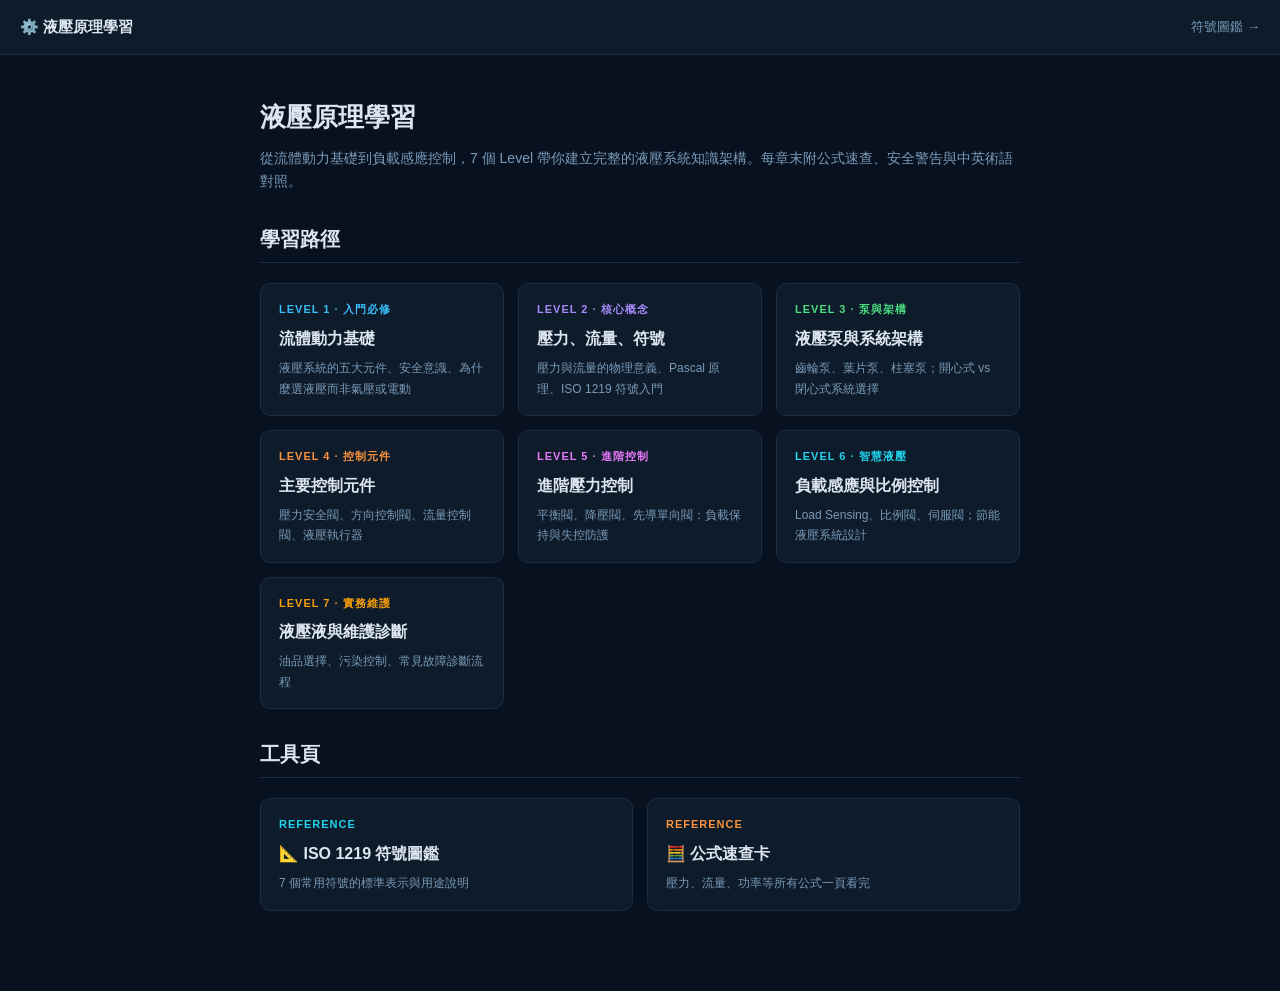
<file: index.html>
<!DOCTYPE html>
<html lang="zh-Hant">
<head>
  <meta charset="UTF-8">
  <meta name="viewport" content="width=device-width, initial-scale=1.0">
  <title>液壓原理學習</title>
  <link rel="stylesheet" href="assets/style.css">
</head>
<body>
  <nav class="topnav">
    <span class="brand">⚙️ 液壓原理學習</span>
    <a href="reference/symbols.html" class="home-link">符號圖鑑 →</a>
  </nav>

  <main class="container">
    <h1>液壓原理學習</h1>
    <p class="lead">從流體動力基礎到負載感應控制，7 個 Level 帶你建立完整的液壓系統知識架構。每章末附公式速查、安全警告與中英術語對照。</p>

    <h2>學習路徑</h2>
    <div class="level-grid">
      <a href="lessons/level-1.html" class="level-card" data-level="1">
        <div class="num" style="color: var(--L1);">LEVEL 1 · 入門必修</div>
        <div class="name">流體動力基礎</div>
        <div class="desc">液壓系統的五大元件、安全意識、為什麼選液壓而非氣壓或電動</div>
      </a>
      <a href="lessons/level-2.html" class="level-card" data-level="2">
        <div class="num" style="color: var(--L2);">LEVEL 2 · 核心概念</div>
        <div class="name">壓力、流量、符號</div>
        <div class="desc">壓力與流量的物理意義、Pascal 原理、ISO 1219 符號入門</div>
      </a>
      <a href="lessons/level-3.html" class="level-card" data-level="3">
        <div class="num" style="color: var(--L3);">LEVEL 3 · 泵與架構</div>
        <div class="name">液壓泵與系統架構</div>
        <div class="desc">齒輪泵、葉片泵、柱塞泵；開心式 vs 閉心式系統選擇</div>
      </a>
      <a href="lessons/level-4.html" class="level-card" data-level="4">
        <div class="num" style="color: var(--L4);">LEVEL 4 · 控制元件</div>
        <div class="name">主要控制元件</div>
        <div class="desc">壓力安全閥、方向控制閥、流量控制閥、液壓執行器</div>
      </a>
      <a href="lessons/level-5.html" class="level-card" data-level="5">
        <div class="num" style="color: var(--L5);">LEVEL 5 · 進階控制</div>
        <div class="name">進階壓力控制</div>
        <div class="desc">平衡閥、降壓閥、先導單向閥：負載保持與失控防護</div>
      </a>
      <a href="lessons/level-6.html" class="level-card" data-level="6">
        <div class="num" style="color: var(--L6);">LEVEL 6 · 智慧液壓</div>
        <div class="name">負載感應與比例控制</div>
        <div class="desc">Load Sensing、比例閥、伺服閥；節能液壓系統設計</div>
      </a>
      <a href="lessons/level-7.html" class="level-card" data-level="7">
        <div class="num" style="color: var(--L7);">LEVEL 7 · 實務維護</div>
        <div class="name">液壓液與維護診斷</div>
        <div class="desc">油品選擇、污染控制、常見故障診斷流程</div>
      </a>
    </div>

    <h2>工具頁</h2>
    <div class="level-grid">
      <a href="reference/symbols.html" class="level-card">
        <div class="num" style="color: var(--L6);">REFERENCE</div>
        <div class="name">📐 ISO 1219 符號圖鑑</div>
        <div class="desc">7 個常用符號的標準表示與用途說明</div>
      </a>
      <a href="reference/formulas.html" class="level-card">
        <div class="num" style="color: var(--L4);">REFERENCE</div>
        <div class="name">🧮 公式速查卡</div>
        <div class="desc">壓力、流量、功率等所有公式一頁看完</div>
      </a>
    </div>
  </main>

  <script src="assets/progress.js"></script>
</body>
</html>
</file>
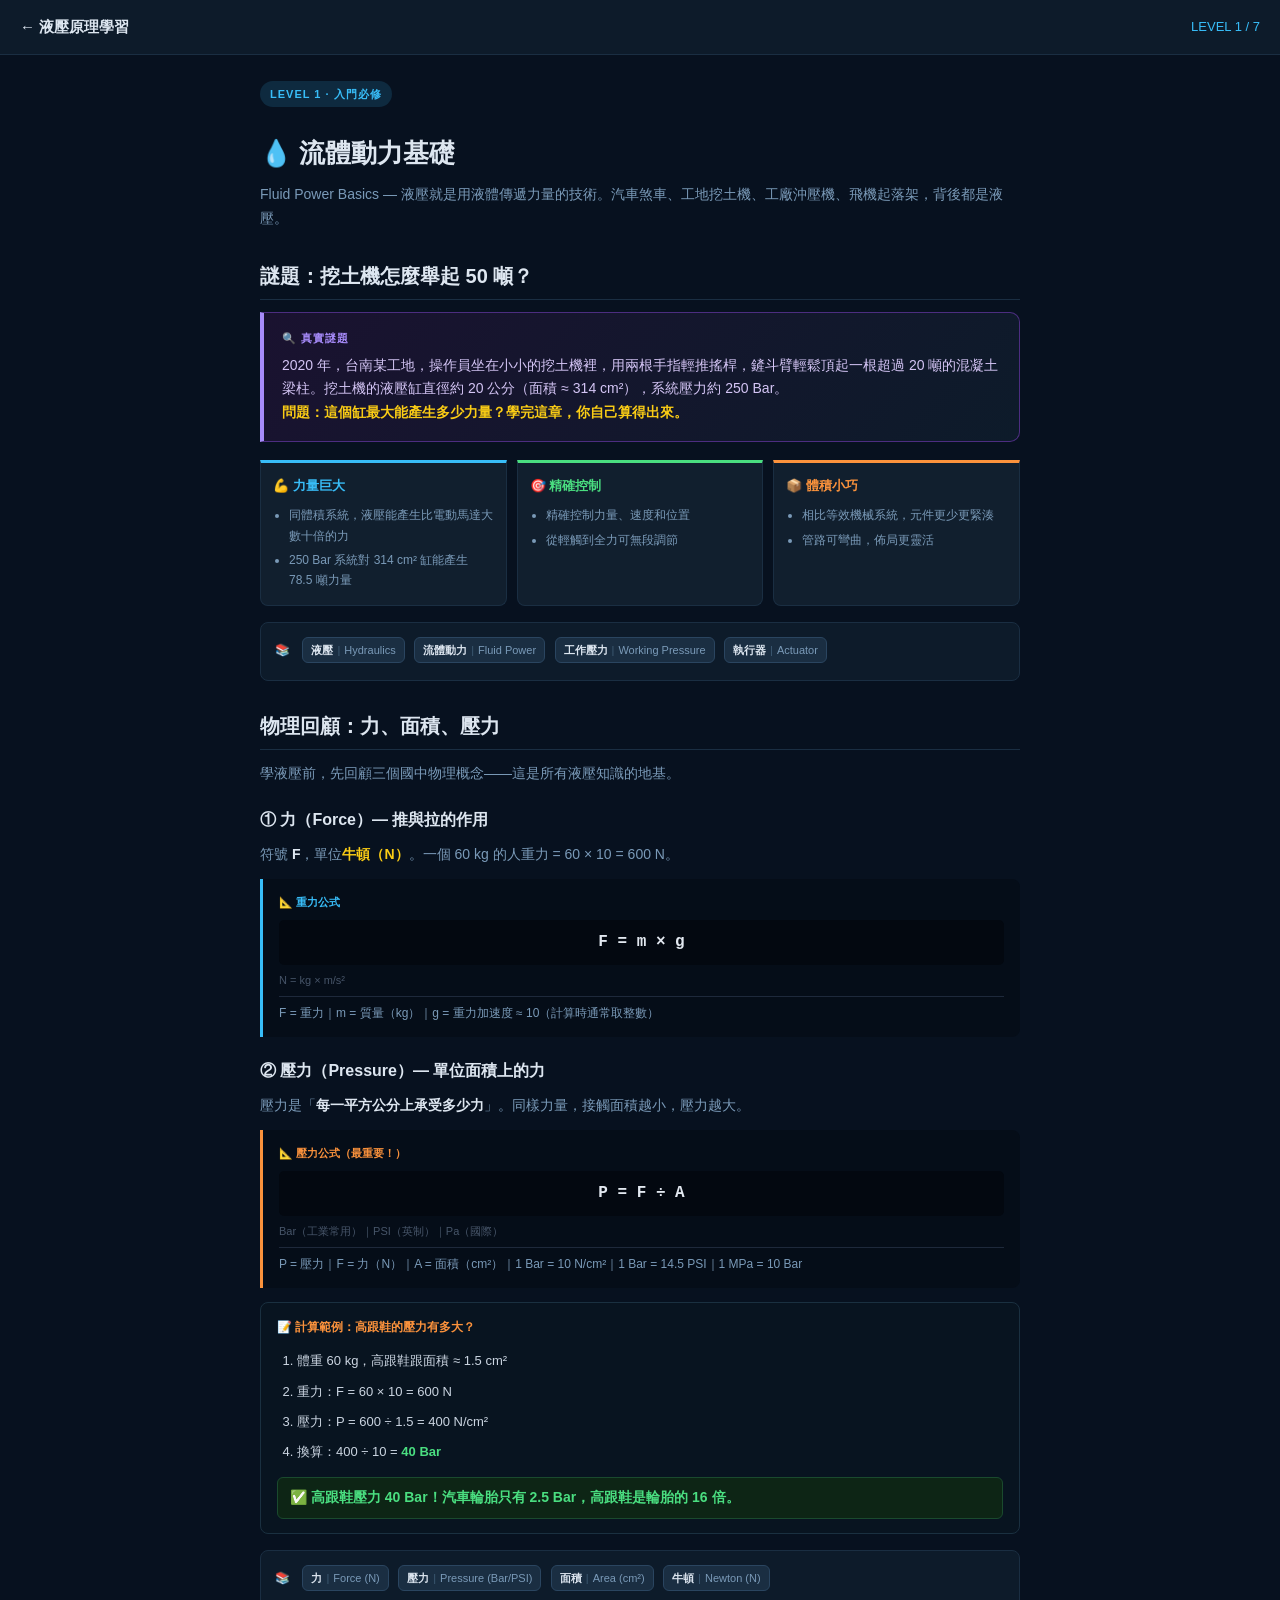
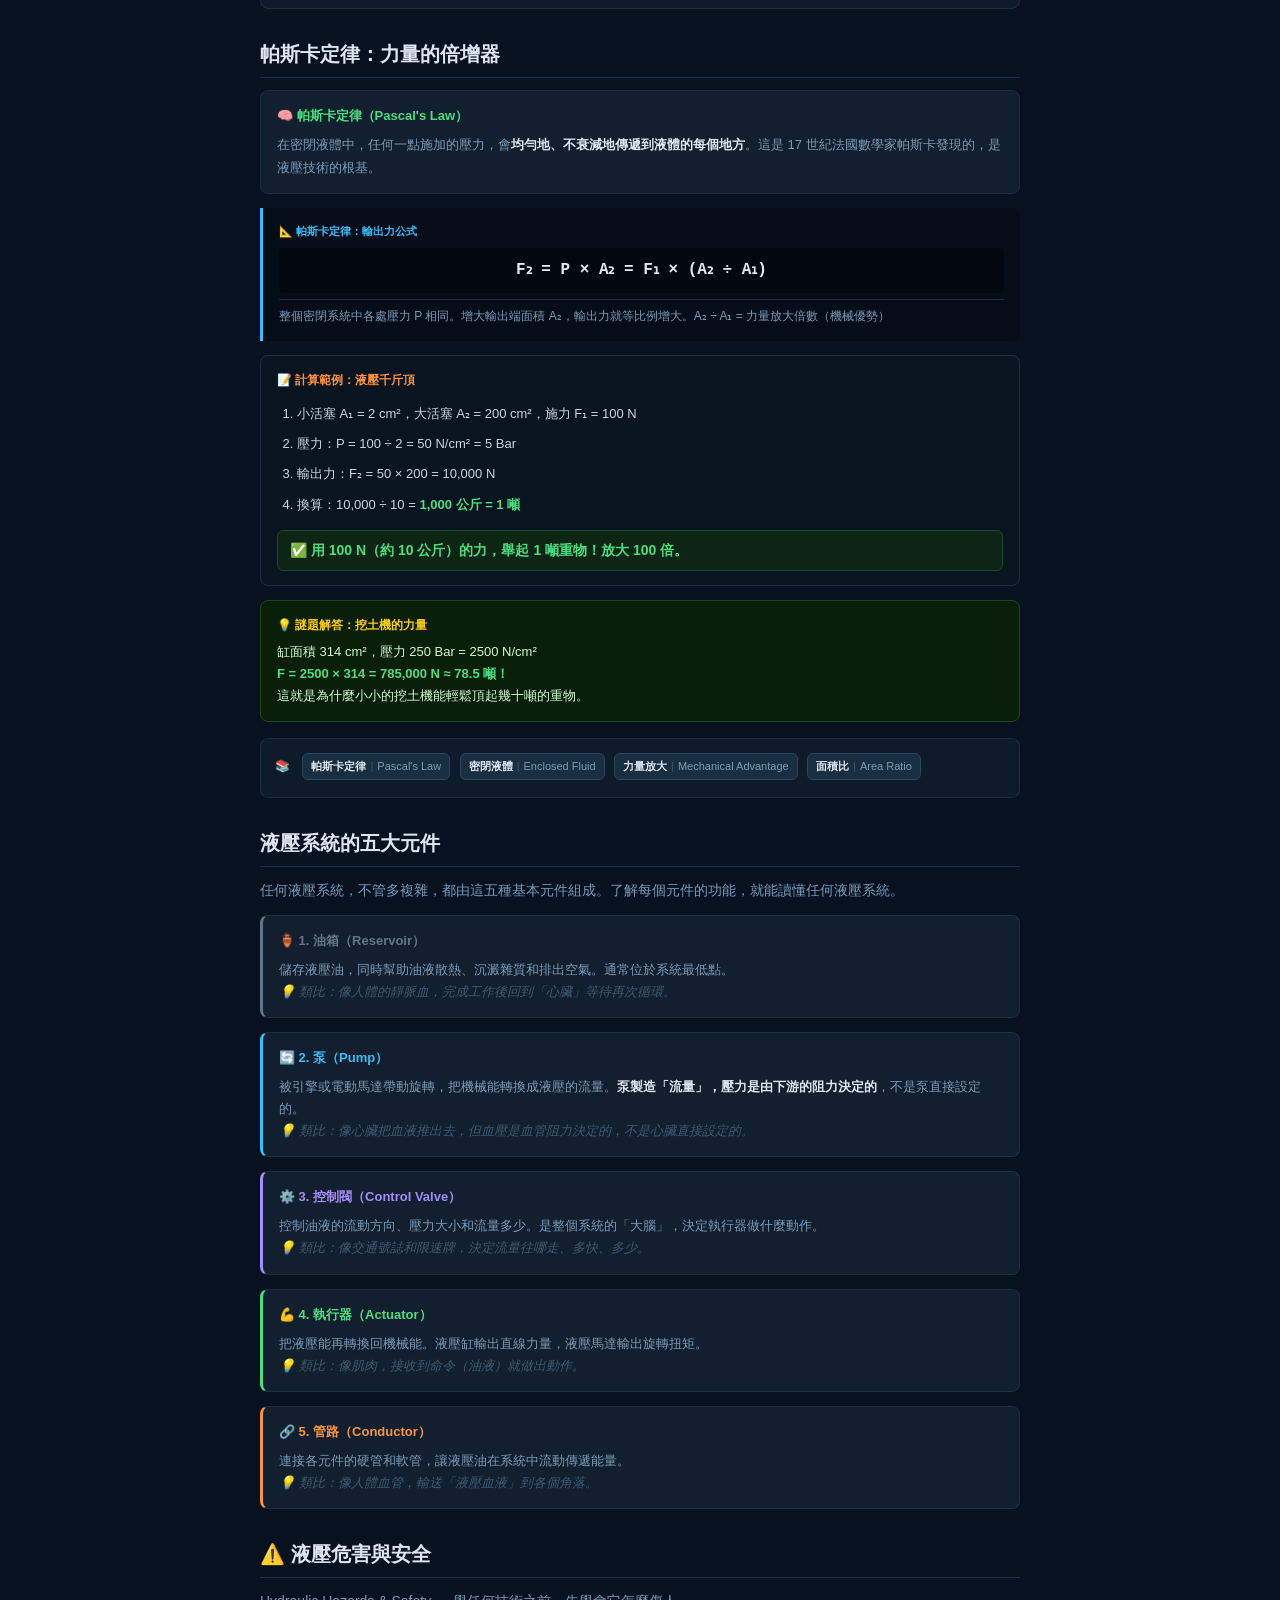
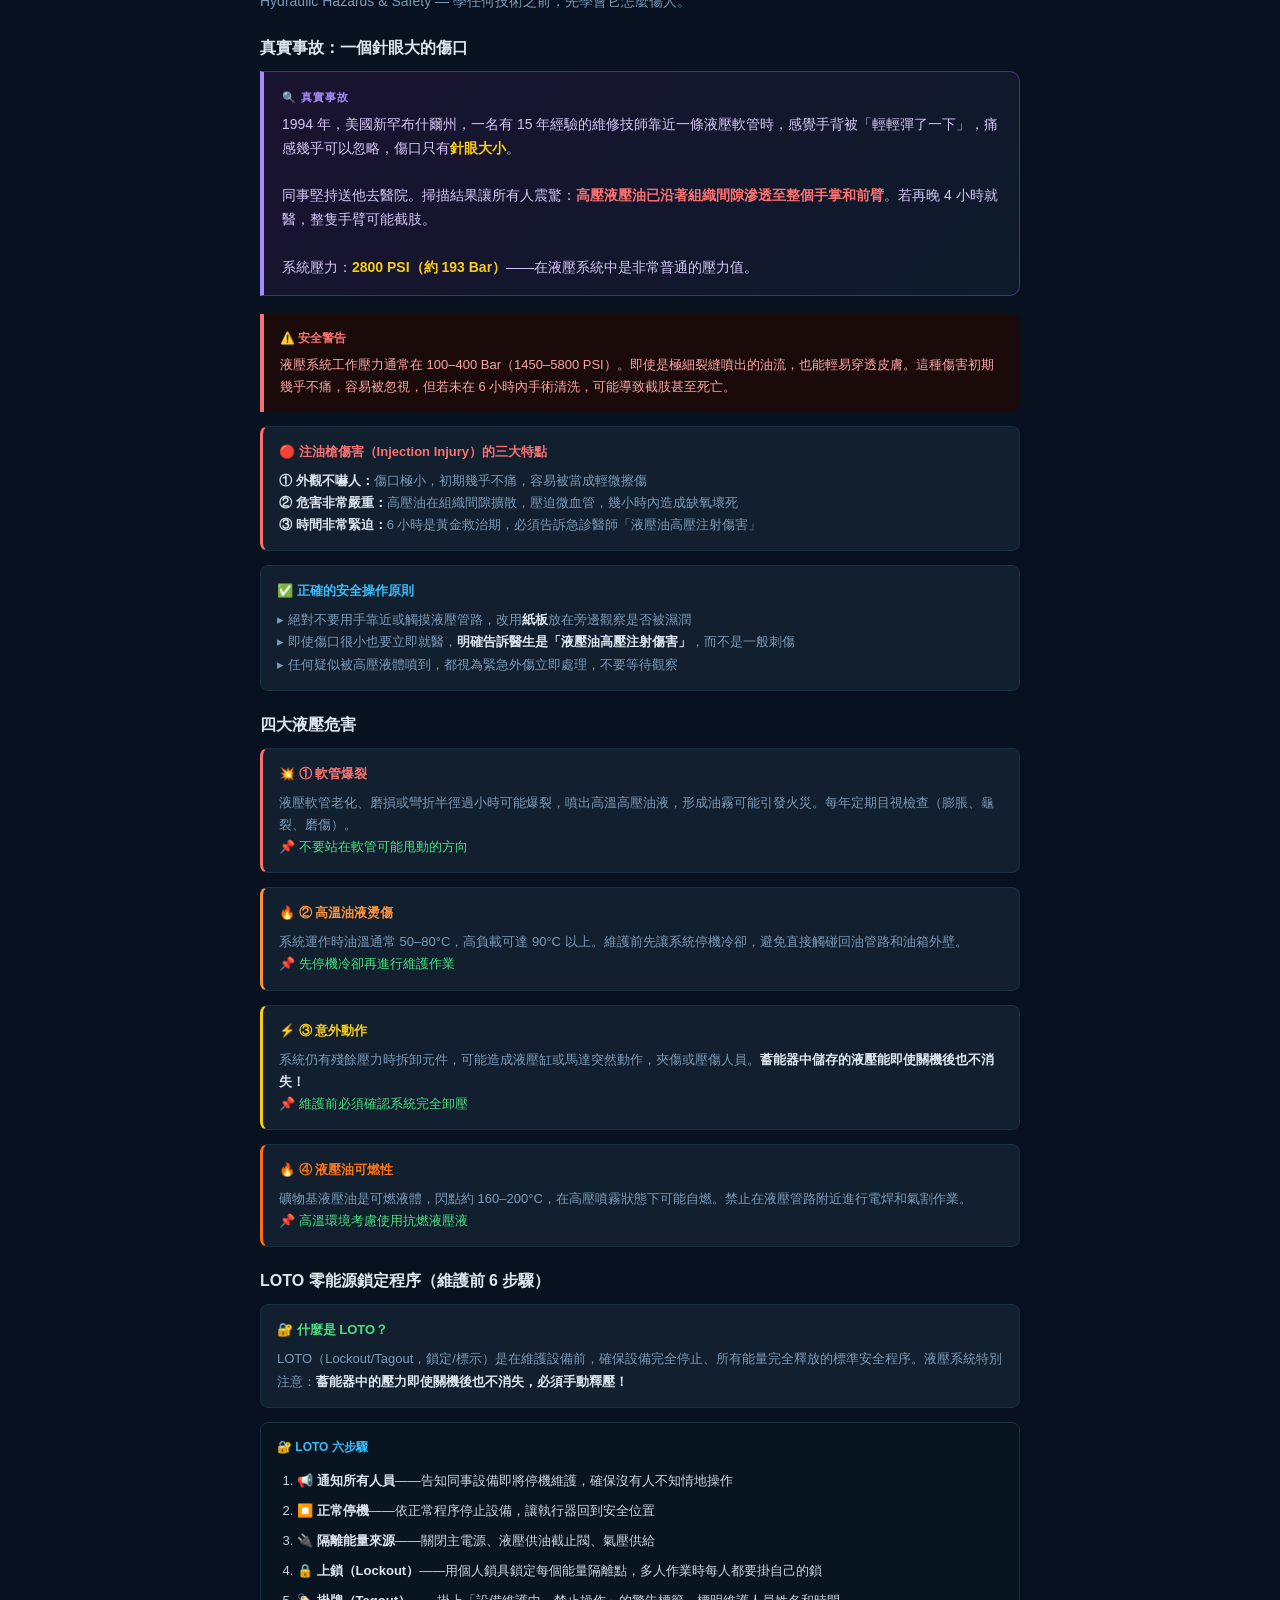
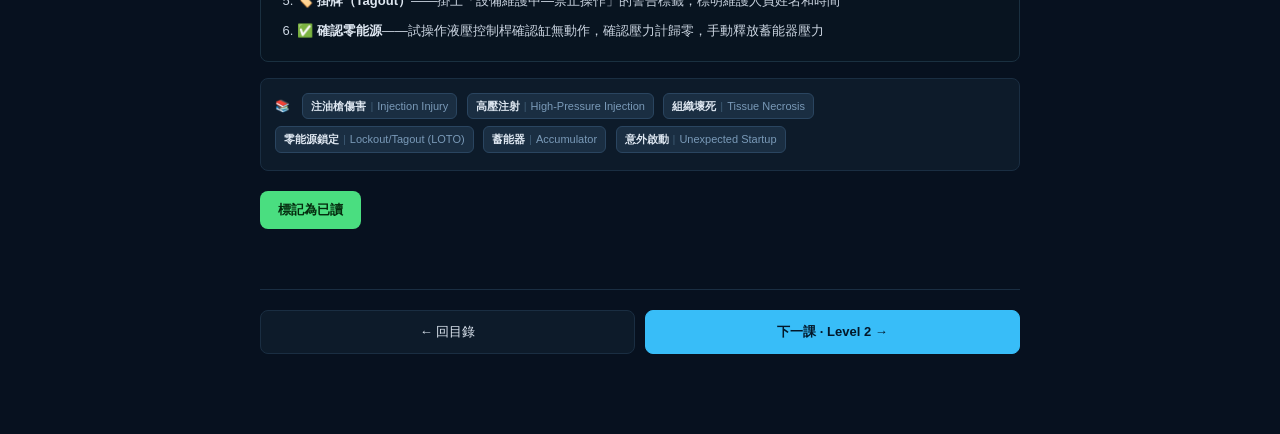
<file: lessons/level-1.html>
<!DOCTYPE html>
<html lang="zh-Hant">
<head>
  <meta charset="UTF-8">
  <meta name="viewport" content="width=device-width, initial-scale=1.0">
  <title>Level 1 · 流體動力基礎</title>
  <link rel="stylesheet" href="../assets/style.css">
</head>
<body>
  <nav class="topnav">
    <a href="../index.html" class="brand">← 液壓原理學習</a>
    <span class="home-link" style="color: var(--L1);">LEVEL 1 / 7</span>
  </nav>

  <main class="container">
    <span class="level-chip" style="background: rgba(56,189,248,0.15); color: var(--L1);">LEVEL 1 · 入門必修</span>
    <h1>💧 流體動力基礎</h1>
    <p class="lead">Fluid Power Basics — 液壓就是用液體傳遞力量的技術。汽車煞車、工地挖土機、工廠沖壓機、飛機起落架，背後都是液壓。</p>

    <h2>謎題：挖土機怎麼舉起 50 噸？</h2>
    <div class="mystery">
      <div class="label">🔍 真實謎題</div>
      <div class="body">
        2020 年，台南某工地，操作員坐在小小的挖土機裡，用兩根手指輕推搖桿，鏟斗臂輕鬆頂起一根超過 20 噸的混凝土梁柱。挖土機的液壓缸直徑約 20 公分（面積 ≈ 314 cm²），系統壓力約 250 Bar。<br>
        <strong style="color: var(--ans);">問題：這個缸最大能產生多少力量？學完這章，你自己算得出來。</strong>
      </div>
    </div>

    <div class="row">
      <div class="card" style="border-top-color: var(--L1);">
        <div class="title" style="color: var(--L1);">💪 力量巨大</div>
        <ul>
          <li>同體積系統，液壓能產生比電動馬達大數十倍的力</li>
          <li>250 Bar 系統對 314 cm² 缸能產生 78.5 噸力量</li>
        </ul>
      </div>
      <div class="card" style="border-top-color: var(--key);">
        <div class="title" style="color: var(--key);">🎯 精確控制</div>
        <ul>
          <li>精確控制力量、速度和位置</li>
          <li>從輕觸到全力可無段調節</li>
        </ul>
      </div>
      <div class="card" style="border-top-color: var(--L4);">
        <div class="title" style="color: var(--L4);">📦 體積小巧</div>
        <ul>
          <li>相比等效機械系統，元件更少更緊湊</li>
          <li>管路可彎曲，佈局更靈活</li>
        </ul>
      </div>
    </div>

    <div class="terms">
      <span class="terms-label">📚</span>
      <span class="term-chip"><span class="zh">液壓</span><span class="sep">|</span><span class="en">Hydraulics</span></span>
      <span class="term-chip"><span class="zh">流體動力</span><span class="sep">|</span><span class="en">Fluid Power</span></span>
      <span class="term-chip"><span class="zh">工作壓力</span><span class="sep">|</span><span class="en">Working Pressure</span></span>
      <span class="term-chip"><span class="zh">執行器</span><span class="sep">|</span><span class="en">Actuator</span></span>
    </div>

    <h2>物理回顧：力、面積、壓力</h2>
    <p>學液壓前，先回顧三個國中物理概念——這是所有液壓知識的地基。</p>

    <h3>① 力（Force）— 推與拉的作用</h3>
    <p>符號 <strong style="color: var(--text);">F</strong>，單位<strong style="color: var(--ans);">牛頓（N）</strong>。一個 60 kg 的人重力 = 60 × 10 = 600 N。</p>
    <div class="formula">
      <div class="title">📐 重力公式</div>
      <div class="expr">F = m × g</div>
      <div class="unit">N = kg × m/s²</div>
      <div class="note">F = 重力｜m = 質量（kg）｜g = 重力加速度 ≈ 10（計算時通常取整數）</div>
    </div>

    <h3>② 壓力（Pressure）— 單位面積上的力</h3>
    <p>壓力是「<strong style="color: var(--text);">每一平方公分上承受多少力</strong>」。同樣力量，接觸面積越小，壓力越大。</p>
    <div class="formula" style="border-left-color: var(--L4);">
      <div class="title" style="color: var(--L4);">📐 壓力公式（最重要！）</div>
      <div class="expr">P = F ÷ A</div>
      <div class="unit">Bar（工業常用）｜PSI（英制）｜Pa（國際）</div>
      <div class="note">P = 壓力｜F = 力（N）｜A = 面積（cm²）｜1 Bar = 10 N/cm²｜1 Bar = 14.5 PSI｜1 MPa = 10 Bar</div>
    </div>

    <div class="calc">
      <div class="title">📝 計算範例：高跟鞋的壓力有多大？</div>
      <ol>
        <li>體重 60 kg，高跟鞋跟面積 ≈ 1.5 cm²</li>
        <li>重力：F = 60 × 10 = 600 N</li>
        <li>壓力：P = 600 ÷ 1.5 = 400 N/cm²</li>
        <li>換算：400 ÷ 10 = <strong style="color: var(--key);">40 Bar</strong></li>
      </ol>
      <div class="result">✅ 高跟鞋壓力 40 Bar！汽車輪胎只有 2.5 Bar，高跟鞋是輪胎的 16 倍。</div>
    </div>

    <div class="terms">
      <span class="terms-label">📚</span>
      <span class="term-chip"><span class="zh">力</span><span class="sep">|</span><span class="en">Force (N)</span></span>
      <span class="term-chip"><span class="zh">壓力</span><span class="sep">|</span><span class="en">Pressure (Bar/PSI)</span></span>
      <span class="term-chip"><span class="zh">面積</span><span class="sep">|</span><span class="en">Area (cm²)</span></span>
      <span class="term-chip"><span class="zh">牛頓</span><span class="sep">|</span><span class="en">Newton (N)</span></span>
    </div>

    <h2>帕斯卡定律：力量的倍增器</h2>
    <div class="key">
      <div class="title">🧠 帕斯卡定律（Pascal's Law）</div>
      <div class="body">在密閉液體中，任何一點施加的壓力，會<strong style="color: var(--text);">均勻地、不衰減地傳遞到液體的每個地方</strong>。這是 17 世紀法國數學家帕斯卡發現的，是液壓技術的根基。</div>
    </div>

    <div class="formula">
      <div class="title">📐 帕斯卡定律：輸出力公式</div>
      <div class="expr">F₂ = P × A₂ = F₁ × (A₂ ÷ A₁)</div>
      <div class="note">整個密閉系統中各處壓力 P 相同。增大輸出端面積 A₂，輸出力就等比例增大。A₂ ÷ A₁ = 力量放大倍數（機械優勢）</div>
    </div>

    <div class="calc">
      <div class="title">📝 計算範例：液壓千斤頂</div>
      <ol>
        <li>小活塞 A₁ = 2 cm²，大活塞 A₂ = 200 cm²，施力 F₁ = 100 N</li>
        <li>壓力：P = 100 ÷ 2 = 50 N/cm² = 5 Bar</li>
        <li>輸出力：F₂ = 50 × 200 = 10,000 N</li>
        <li>換算：10,000 ÷ 10 = <strong style="color: var(--key);">1,000 公斤 = 1 噸</strong></li>
      </ol>
      <div class="result">✅ 用 100 N（約 10 公斤）的力，舉起 1 噸重物！放大 100 倍。</div>
    </div>

    <div class="ans">
      <div class="title">💡 謎題解答：挖土機的力量</div>
      <div class="body">缸面積 314 cm²，壓力 250 Bar = 2500 N/cm²<br><strong style="color: var(--key);">F = 2500 × 314 = 785,000 N ≈ 78.5 噸！</strong><br>這就是為什麼小小的挖土機能輕鬆頂起幾十噸的重物。</div>
    </div>

    <div class="terms">
      <span class="terms-label">📚</span>
      <span class="term-chip"><span class="zh">帕斯卡定律</span><span class="sep">|</span><span class="en">Pascal's Law</span></span>
      <span class="term-chip"><span class="zh">密閉液體</span><span class="sep">|</span><span class="en">Enclosed Fluid</span></span>
      <span class="term-chip"><span class="zh">力量放大</span><span class="sep">|</span><span class="en">Mechanical Advantage</span></span>
      <span class="term-chip"><span class="zh">面積比</span><span class="sep">|</span><span class="en">Area Ratio</span></span>
    </div>

    <h2>液壓系統的五大元件</h2>
    <p>任何液壓系統，不管多複雜，都由這五種基本元件組成。了解每個元件的功能，就能讀懂任何液壓系統。</p>

    <div class="key" style="border-left: 3px solid #64748b;">
      <div class="title" style="color: #64748b;">🏺 1. 油箱（Reservoir）</div>
      <div class="body">儲存液壓油，同時幫助油液散熱、沉澱雜質和排出空氣。通常位於系統最低點。<br><em style="color: var(--dim);">💡 類比：像人體的靜脈血，完成工作後回到「心臟」等待再次循環。</em></div>
    </div>
    <div class="key" style="border-left: 3px solid var(--L1);">
      <div class="title" style="color: var(--L1);">🔄 2. 泵（Pump）</div>
      <div class="body">被引擎或電動馬達帶動旋轉，把機械能轉換成液壓的流量。<strong style="color: var(--text);">泵製造「流量」，壓力是由下游的阻力決定的</strong>，不是泵直接設定的。<br><em style="color: var(--dim);">💡 類比：像心臟把血液推出去，但血壓是血管阻力決定的，不是心臟直接設定的。</em></div>
    </div>
    <div class="key" style="border-left: 3px solid var(--L2);">
      <div class="title" style="color: var(--L2);">⚙️ 3. 控制閥（Control Valve）</div>
      <div class="body">控制油液的流動方向、壓力大小和流量多少。是整個系統的「大腦」，決定執行器做什麼動作。<br><em style="color: var(--dim);">💡 類比：像交通號誌和限速牌，決定流量往哪走、多快、多少。</em></div>
    </div>
    <div class="key" style="border-left: 3px solid var(--key);">
      <div class="title" style="color: var(--key);">💪 4. 執行器（Actuator）</div>
      <div class="body">把液壓能再轉換回機械能。液壓缸輸出直線力量，液壓馬達輸出旋轉扭矩。<br><em style="color: var(--dim);">💡 類比：像肌肉，接收到命令（油液）就做出動作。</em></div>
    </div>
    <div class="key" style="border-left: 3px solid var(--L4);">
      <div class="title" style="color: var(--L4);">🔗 5. 管路（Conductor）</div>
      <div class="body">連接各元件的硬管和軟管，讓液壓油在系統中流動傳遞能量。<br><em style="color: var(--dim);">💡 類比：像人體血管，輸送「液壓血液」到各個角落。</em></div>
    </div>

    <h2>⚠️ 液壓危害與安全</h2>
    <p>Hydraulic Hazards &amp; Safety — 學任何技術之前，先學會它怎麼傷人。</p>

    <h3>真實事故：一個針眼大的傷口</h3>
    <div class="mystery">
      <div class="label">🔍 真實事故</div>
      <div class="body">
        1994 年，美國新罕布什爾州，一名有 15 年經驗的維修技師靠近一條液壓軟管時，感覺手背被「輕輕彈了一下」，痛感幾乎可以忽略，傷口只有<strong style="color: var(--ans);">針眼大小</strong>。<br><br>
        同事堅持送他去醫院。掃描結果讓所有人震驚：<strong style="color: var(--warn);">高壓液壓油已沿著組織間隙滲透至整個手掌和前臂</strong>。若再晚 4 小時就醫，整隻手臂可能截肢。<br><br>
        系統壓力：<strong style="color: var(--ans);">2800 PSI（約 193 Bar）</strong>——在液壓系統中是非常普通的壓力值。
      </div>
    </div>

    <div class="warn">
      <div class="title">⚠️ 安全警告</div>
      <div class="body">液壓系統工作壓力通常在 100–400 Bar（1450–5800 PSI）。即使是極細裂縫噴出的油流，也能輕易穿透皮膚。這種傷害初期幾乎不痛，容易被忽視，但若未在 6 小時內手術清洗，可能導致截肢甚至死亡。</div>
    </div>

    <div class="key" style="border-left: 3px solid var(--warn);">
      <div class="title" style="color: var(--warn);">🔴 注油槍傷害（Injection Injury）的三大特點</div>
      <div class="body">
        <strong style="color: var(--text);">① 外觀不嚇人：</strong>傷口極小，初期幾乎不痛，容易被當成輕微擦傷<br>
        <strong style="color: var(--text);">② 危害非常嚴重：</strong>高壓油在組織間隙擴散，壓迫微血管，幾小時內造成缺氧壞死<br>
        <strong style="color: var(--text);">③ 時間非常緊迫：</strong>6 小時是黃金救治期，必須告訴急診醫師「液壓油高壓注射傷害」
      </div>
    </div>

    <div class="key">
      <div class="title" style="color: var(--L1);">✅ 正確的安全操作原則</div>
      <div class="body">
        ▸ 絕對不要用手靠近或觸摸液壓管路，改用<strong style="color: var(--text);">紙板</strong>放在旁邊觀察是否被濕潤<br>
        ▸ 即使傷口很小也要立即就醫，<strong style="color: var(--text);">明確告訴醫生是「液壓油高壓注射傷害」</strong>，而不是一般刺傷<br>
        ▸ 任何疑似被高壓液體噴到，都視為緊急外傷立即處理，不要等待觀察
      </div>
    </div>

    <h3>四大液壓危害</h3>
    <div class="key" style="border-left: 3px solid var(--warn);">
      <div class="title" style="color: var(--warn);">💥 ① 軟管爆裂</div>
      <div class="body">液壓軟管老化、磨損或彎折半徑過小時可能爆裂，噴出高溫高壓油液，形成油霧可能引發火災。每年定期目視檢查（膨脹、龜裂、磨傷）。<br><span style="color: var(--key);">📌 不要站在軟管可能甩動的方向</span></div>
    </div>
    <div class="key" style="border-left: 3px solid var(--L4);">
      <div class="title" style="color: var(--L4);">🔥 ② 高溫油液燙傷</div>
      <div class="body">系統運作時油溫通常 50–80°C，高負載可達 90°C 以上。維護前先讓系統停機冷卻，避免直接觸碰回油管路和油箱外壁。<br><span style="color: var(--key);">📌 先停機冷卻再進行維護作業</span></div>
    </div>
    <div class="key" style="border-left: 3px solid var(--ans);">
      <div class="title" style="color: var(--ans);">⚡ ③ 意外動作</div>
      <div class="body">系統仍有殘餘壓力時拆卸元件，可能造成液壓缸或馬達突然動作，夾傷或壓傷人員。<strong style="color: var(--text);">蓄能器中儲存的液壓能即使關機後也不消失！</strong><br><span style="color: var(--key);">📌 維護前必須確認系統完全卸壓</span></div>
    </div>
    <div class="key" style="border-left: 3px solid #f97316;">
      <div class="title" style="color: #f97316;">🔥 ④ 液壓油可燃性</div>
      <div class="body">礦物基液壓油是可燃液體，閃點約 160–200°C，在高壓噴霧狀態下可能自燃。禁止在液壓管路附近進行電焊和氣割作業。<br><span style="color: var(--key);">📌 高溫環境考慮使用抗燃液壓液</span></div>
    </div>

    <h3>LOTO 零能源鎖定程序（維護前 6 步驟）</h3>
    <div class="key">
      <div class="title">🔐 什麼是 LOTO？</div>
      <div class="body">LOTO（Lockout/Tagout，鎖定/標示）是在維護設備前，確保設備完全停止、所有能量完全釋放的標準安全程序。液壓系統特別注意：<strong style="color: var(--text);">蓄能器中的壓力即使關機後也不消失，必須手動釋壓！</strong></div>
    </div>

    <div class="calc">
      <div class="title" style="color: var(--L1);">🔐 LOTO 六步驟</div>
      <ol>
        <li><strong style="color: var(--text);">📢 通知所有人員</strong>——告知同事設備即將停機維護，確保沒有人不知情地操作</li>
        <li><strong style="color: var(--text);">⏹️ 正常停機</strong>——依正常程序停止設備，讓執行器回到安全位置</li>
        <li><strong style="color: var(--text);">🔌 隔離能量來源</strong>——關閉主電源、液壓供油截止閥、氣壓供給</li>
        <li><strong style="color: var(--text);">🔒 上鎖（Lockout）</strong>——用個人鎖具鎖定每個能量隔離點，多人作業時每人都要掛自己的鎖</li>
        <li><strong style="color: var(--text);">🏷️ 掛牌（Tagout）</strong>——掛上「設備維護中—禁止操作」的警告標籤，標明維護人員姓名和時間</li>
        <li><strong style="color: var(--text);">✅ 確認零能源</strong>——試操作液壓控制桿確認缸無動作，確認壓力計歸零，手動釋放蓄能器壓力</li>
      </ol>
    </div>

    <div class="terms">
      <span class="terms-label">📚</span>
      <span class="term-chip"><span class="zh">注油槍傷害</span><span class="sep">|</span><span class="en">Injection Injury</span></span>
      <span class="term-chip"><span class="zh">高壓注射</span><span class="sep">|</span><span class="en">High-Pressure Injection</span></span>
      <span class="term-chip"><span class="zh">組織壞死</span><span class="sep">|</span><span class="en">Tissue Necrosis</span></span>
      <span class="term-chip"><span class="zh">零能源鎖定</span><span class="sep">|</span><span class="en">Lockout/Tagout (LOTO)</span></span>
      <span class="term-chip"><span class="zh">蓄能器</span><span class="sep">|</span><span class="en">Accumulator</span></span>
      <span class="term-chip"><span class="zh">意外啟動</span><span class="sep">|</span><span class="en">Unexpected Startup</span></span>
    </div>

    <button class="read-btn" data-level="1">標記為已讀</button>

    <nav class="lesson-nav">
      <a href="../index.html">← 回目錄</a>
      <a href="level-2.html" class="next">下一課 · Level 2 →</a>
    </nav>
  </main>

  <script src="../assets/progress.js"></script>
</body>
</html>
</file>
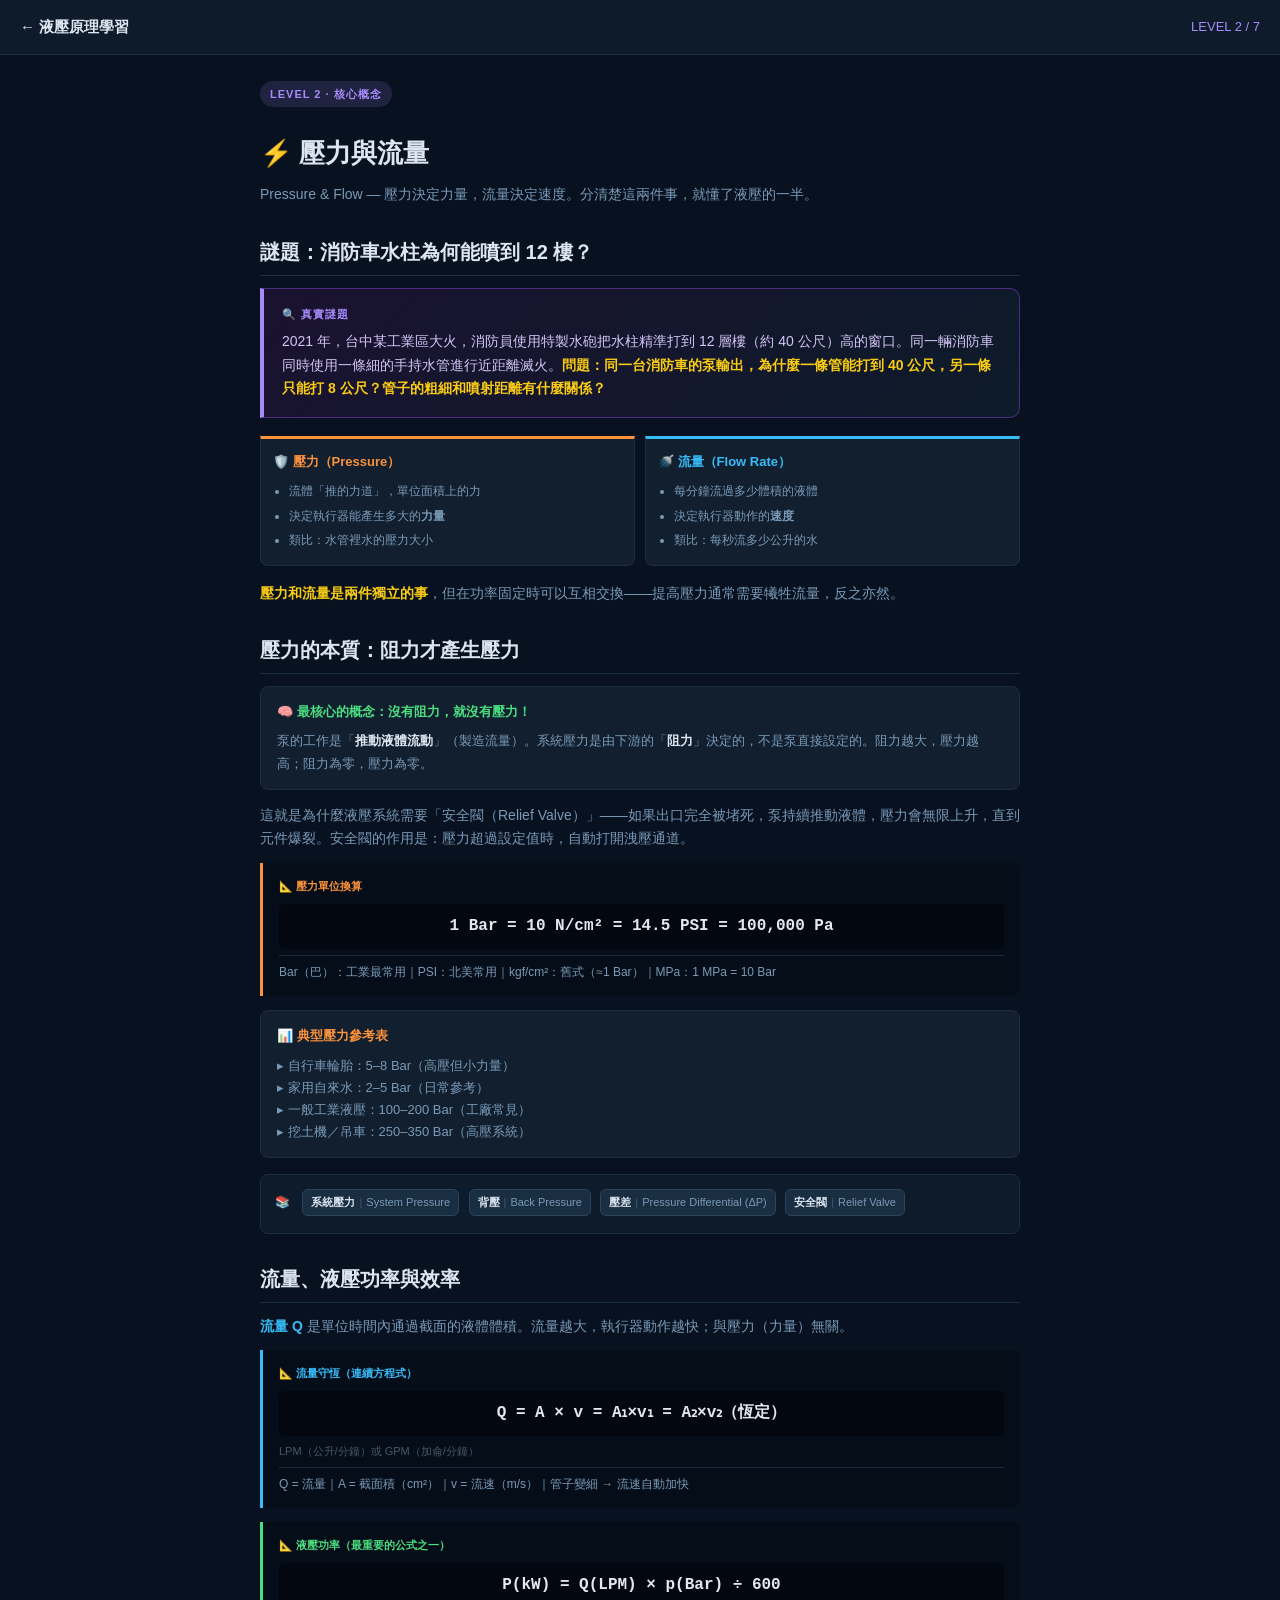
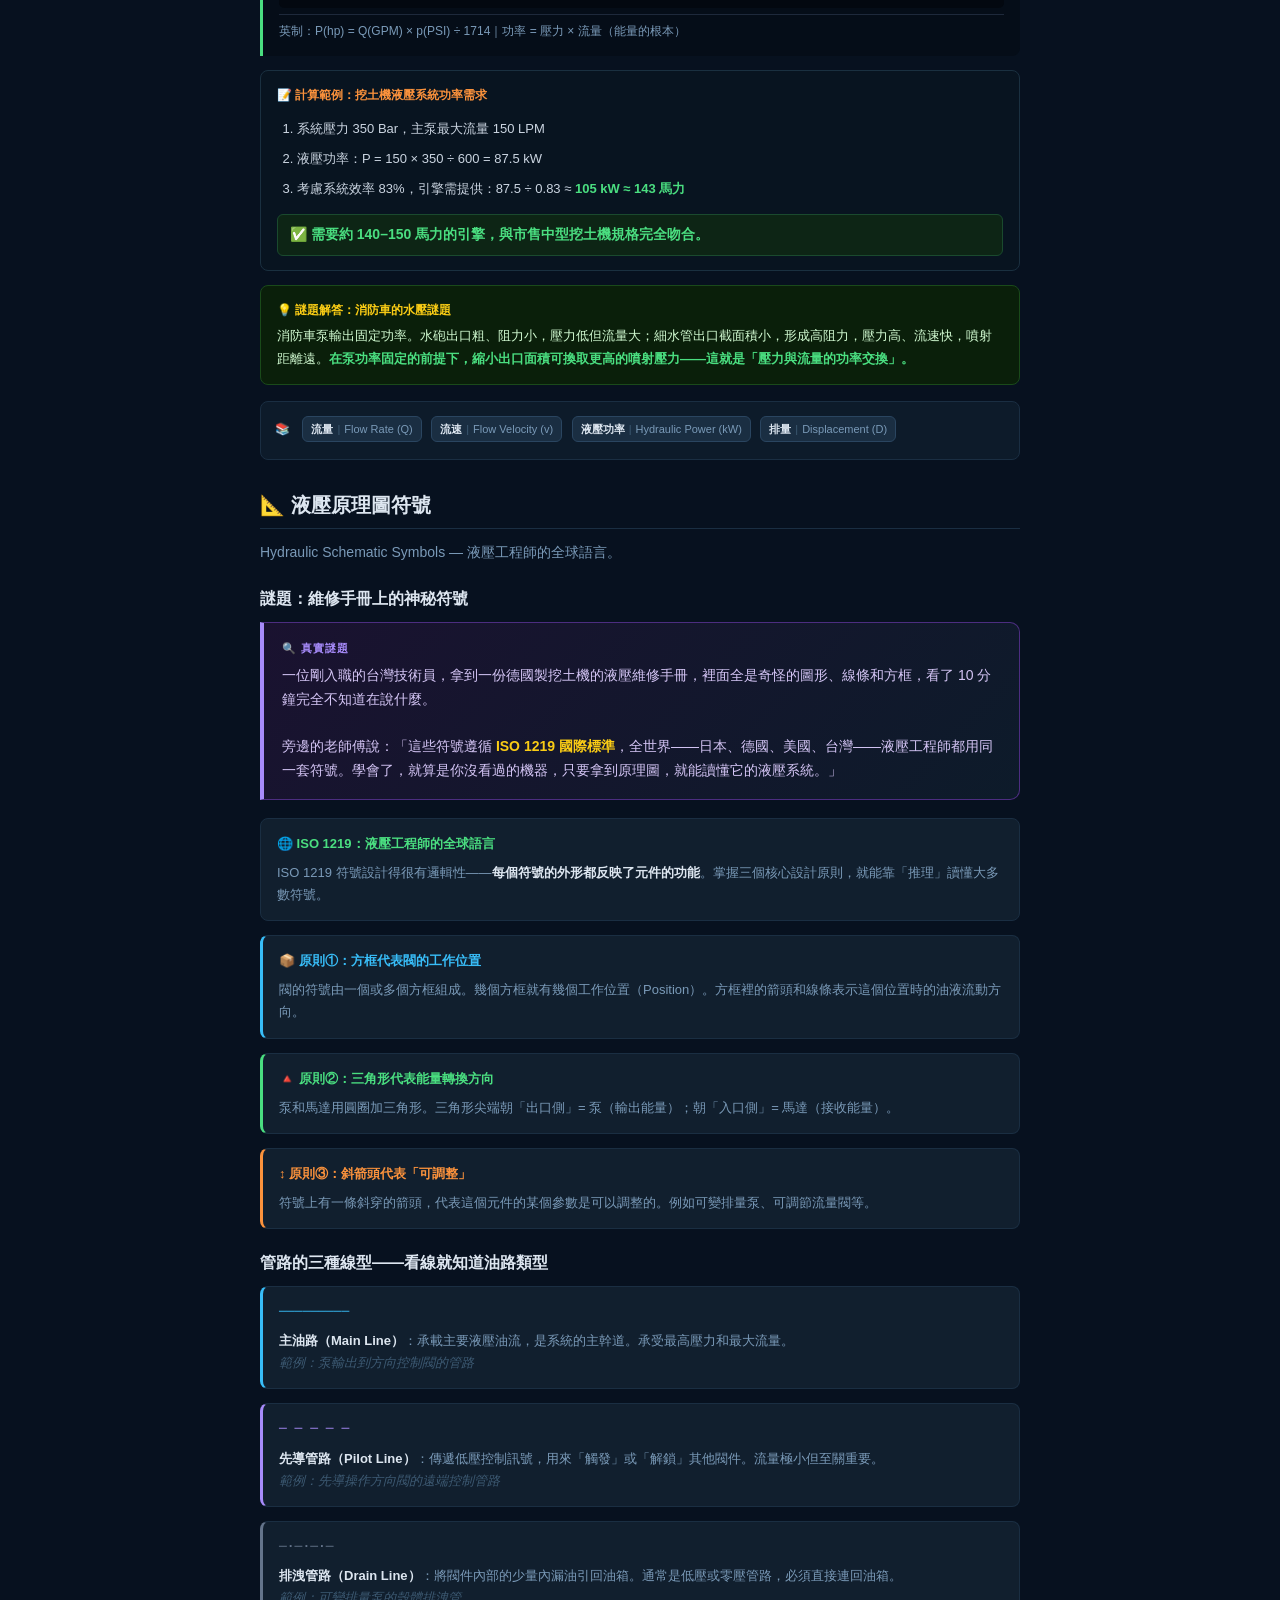
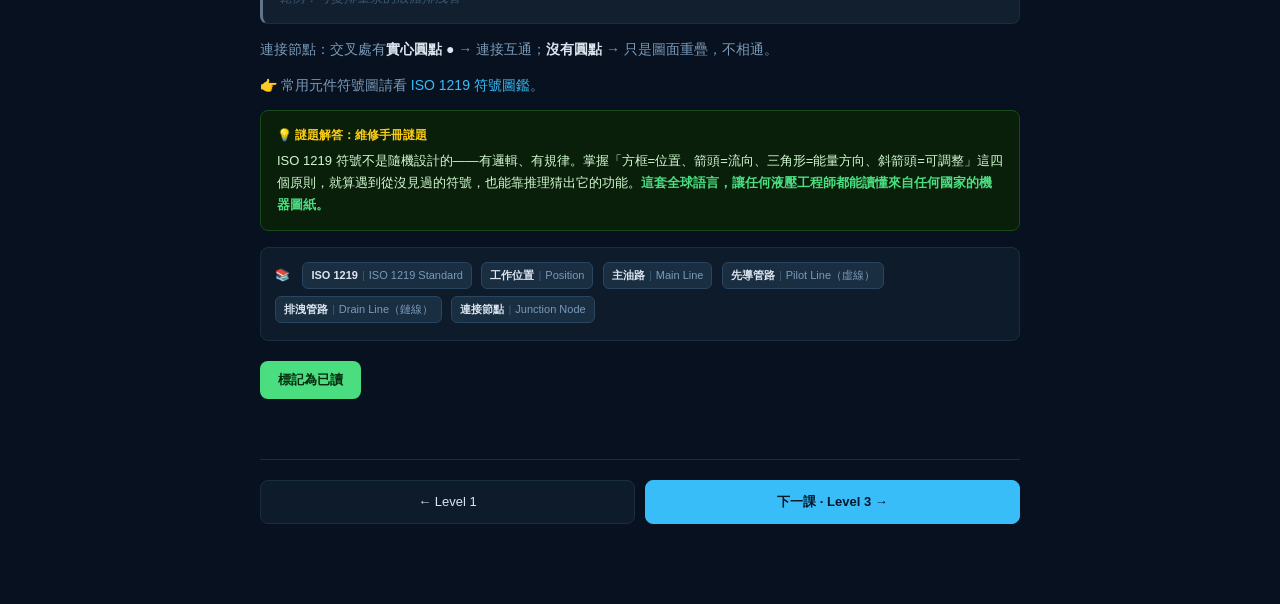
<file: lessons/level-2.html>
<!DOCTYPE html>
<html lang="zh-Hant">
<head>
  <meta charset="UTF-8">
  <meta name="viewport" content="width=device-width, initial-scale=1.0">
  <title>Level 2 · 壓力、流量、符號</title>
  <link rel="stylesheet" href="../assets/style.css">
</head>
<body>
  <nav class="topnav">
    <a href="../index.html" class="brand">← 液壓原理學習</a>
    <span class="home-link" style="color: var(--L2);">LEVEL 2 / 7</span>
  </nav>

  <main class="container">
    <span class="level-chip" style="background: rgba(167,139,250,0.15); color: var(--L2);">LEVEL 2 · 核心概念</span>
    <h1>⚡ 壓力與流量</h1>
    <p class="lead">Pressure &amp; Flow — 壓力決定力量，流量決定速度。分清楚這兩件事，就懂了液壓的一半。</p>

    <h2>謎題：消防車水柱為何能噴到 12 樓？</h2>
    <div class="mystery">
      <div class="label">🔍 真實謎題</div>
      <div class="body">
        2021 年，台中某工業區大火，消防員使用特製水砲把水柱精準打到 12 層樓（約 40 公尺）高的窗口。同一輛消防車同時使用一條細的手持水管進行近距離滅火。<strong style="color: var(--ans);">問題：同一台消防車的泵輸出，為什麼一條管能打到 40 公尺，另一條只能打 8 公尺？管子的粗細和噴射距離有什麼關係？</strong>
      </div>
    </div>

    <div class="row">
      <div class="card" style="border-top-color: var(--L4);">
        <div class="title" style="color: var(--L4);">🛡️ 壓力（Pressure）</div>
        <ul>
          <li>流體「推的力道」，單位面積上的力</li>
          <li>決定執行器能產生多大的<strong>力量</strong></li>
          <li>類比：水管裡水的壓力大小</li>
        </ul>
      </div>
      <div class="card" style="border-top-color: var(--L1);">
        <div class="title" style="color: var(--L1);">🚿 流量（Flow Rate）</div>
        <ul>
          <li>每分鐘流過多少體積的液體</li>
          <li>決定執行器動作的<strong>速度</strong></li>
          <li>類比：每秒流多少公升的水</li>
        </ul>
      </div>
    </div>
    <p><strong style="color: var(--ans);">壓力和流量是兩件獨立的事</strong>，但在功率固定時可以互相交換——提高壓力通常需要犧牲流量，反之亦然。</p>

    <h2>壓力的本質：阻力才產生壓力</h2>
    <div class="key">
      <div class="title">🧠 最核心的概念：沒有阻力，就沒有壓力！</div>
      <div class="body">泵的工作是「<strong style="color: var(--text);">推動液體流動</strong>」（製造流量）。系統壓力是由下游的「<strong style="color: var(--text);">阻力</strong>」決定的，不是泵直接設定的。阻力越大，壓力越高；阻力為零，壓力為零。</div>
    </div>
    <p>這就是為什麼液壓系統需要「安全閥（Relief Valve）」——如果出口完全被堵死，泵持續推動液體，壓力會無限上升，直到元件爆裂。安全閥的作用是：壓力超過設定值時，自動打開洩壓通道。</p>

    <div class="formula" style="border-left-color: var(--L4);">
      <div class="title" style="color: var(--L4);">📐 壓力單位換算</div>
      <div class="expr">1 Bar = 10 N/cm² = 14.5 PSI = 100,000 Pa</div>
      <div class="note">Bar（巴）：工業最常用｜PSI：北美常用｜kgf/cm²：舊式（≈1 Bar）｜MPa：1 MPa = 10 Bar</div>
    </div>

    <div class="key">
      <div class="title" style="color: var(--L4);">📊 典型壓力參考表</div>
      <div class="body">
        ▸ 自行車輪胎：5–8 Bar（高壓但小力量）<br>
        ▸ 家用自來水：2–5 Bar（日常參考）<br>
        ▸ 一般工業液壓：100–200 Bar（工廠常見）<br>
        ▸ 挖土機／吊車：250–350 Bar（高壓系統）
      </div>
    </div>

    <div class="terms">
      <span class="terms-label">📚</span>
      <span class="term-chip"><span class="zh">系統壓力</span><span class="sep">|</span><span class="en">System Pressure</span></span>
      <span class="term-chip"><span class="zh">背壓</span><span class="sep">|</span><span class="en">Back Pressure</span></span>
      <span class="term-chip"><span class="zh">壓差</span><span class="sep">|</span><span class="en">Pressure Differential (ΔP)</span></span>
      <span class="term-chip"><span class="zh">安全閥</span><span class="sep">|</span><span class="en">Relief Valve</span></span>
    </div>

    <h2>流量、液壓功率與效率</h2>
    <p><strong style="color: var(--L1);">流量 Q</strong> 是單位時間內通過截面的液體體積。流量越大，執行器動作越快；與壓力（力量）無關。</p>

    <div class="formula">
      <div class="title">📐 流量守恆（連續方程式）</div>
      <div class="expr">Q = A × v = A₁×v₁ = A₂×v₂（恆定）</div>
      <div class="unit">LPM（公升/分鐘）或 GPM（加侖/分鐘）</div>
      <div class="note">Q = 流量｜A = 截面積（cm²）｜v = 流速（m/s）｜管子變細 → 流速自動加快</div>
    </div>

    <div class="formula" style="border-left-color: var(--key);">
      <div class="title" style="color: var(--key);">📐 液壓功率（最重要的公式之一）</div>
      <div class="expr">P(kW) = Q(LPM) × p(Bar) ÷ 600</div>
      <div class="note">英制：P(hp) = Q(GPM) × p(PSI) ÷ 1714｜功率 = 壓力 × 流量（能量的根本）</div>
    </div>

    <div class="calc">
      <div class="title">📝 計算範例：挖土機液壓系統功率需求</div>
      <ol>
        <li>系統壓力 350 Bar，主泵最大流量 150 LPM</li>
        <li>液壓功率：P = 150 × 350 ÷ 600 = 87.5 kW</li>
        <li>考慮系統效率 83%，引擎需提供：87.5 ÷ 0.83 ≈ <strong style="color: var(--key);">105 kW ≈ 143 馬力</strong></li>
      </ol>
      <div class="result">✅ 需要約 140–150 馬力的引擎，與市售中型挖土機規格完全吻合。</div>
    </div>

    <div class="ans">
      <div class="title">💡 謎題解答：消防車的水壓謎題</div>
      <div class="body">消防車泵輸出固定功率。水砲出口粗、阻力小，壓力低但流量大；細水管出口截面積小，形成高阻力，壓力高、流速快，噴射距離遠。<strong style="color: var(--key);">在泵功率固定的前提下，縮小出口面積可換取更高的噴射壓力——這就是「壓力與流量的功率交換」。</strong></div>
    </div>

    <div class="terms">
      <span class="terms-label">📚</span>
      <span class="term-chip"><span class="zh">流量</span><span class="sep">|</span><span class="en">Flow Rate (Q)</span></span>
      <span class="term-chip"><span class="zh">流速</span><span class="sep">|</span><span class="en">Flow Velocity (v)</span></span>
      <span class="term-chip"><span class="zh">液壓功率</span><span class="sep">|</span><span class="en">Hydraulic Power (kW)</span></span>
      <span class="term-chip"><span class="zh">排量</span><span class="sep">|</span><span class="en">Displacement (D)</span></span>
    </div>

    <h2>📐 液壓原理圖符號</h2>
    <p>Hydraulic Schematic Symbols — 液壓工程師的全球語言。</p>

    <h3>謎題：維修手冊上的神秘符號</h3>
    <div class="mystery">
      <div class="label">🔍 真實謎題</div>
      <div class="body">
        一位剛入職的台灣技術員，拿到一份德國製挖土機的液壓維修手冊，裡面全是奇怪的圖形、線條和方框，看了 10 分鐘完全不知道在說什麼。<br><br>
        旁邊的老師傅說：「這些符號遵循 <strong style="color: var(--ans);">ISO 1219 國際標準</strong>，全世界——日本、德國、美國、台灣——液壓工程師都用同一套符號。學會了，就算是你沒看過的機器，只要拿到原理圖，就能讀懂它的液壓系統。」
      </div>
    </div>

    <div class="key">
      <div class="title">🌐 ISO 1219：液壓工程師的全球語言</div>
      <div class="body">ISO 1219 符號設計得很有邏輯性——<strong style="color: var(--text);">每個符號的外形都反映了元件的功能</strong>。掌握三個核心設計原則，就能靠「推理」讀懂大多數符號。</div>
    </div>

    <div class="key" style="border-left: 3px solid var(--L1);">
      <div class="title" style="color: var(--L1);">📦 原則①：方框代表閥的工作位置</div>
      <div class="body">閥的符號由一個或多個方框組成。幾個方框就有幾個工作位置（Position）。方框裡的箭頭和線條表示這個位置時的油液流動方向。</div>
    </div>
    <div class="key" style="border-left: 3px solid var(--key);">
      <div class="title" style="color: var(--key);">🔺 原則②：三角形代表能量轉換方向</div>
      <div class="body">泵和馬達用圓圈加三角形。三角形尖端朝「出口側」= 泵（輸出能量）；朝「入口側」= 馬達（接收能量）。</div>
    </div>
    <div class="key" style="border-left: 3px solid var(--L4);">
      <div class="title" style="color: var(--L4);">↕️ 原則③：斜箭頭代表「可調整」</div>
      <div class="body">符號上有一條斜穿的箭頭，代表這個元件的某個參數是可以調整的。例如可變排量泵、可調節流量閥等。</div>
    </div>

    <h3>管路的三種線型——看線就知道油路類型</h3>
    <div class="key" style="border-left: 3px solid var(--L1);">
      <div class="title" style="font-family: monospace; color: var(--L1);">─────────</div>
      <div class="body"><strong style="color: var(--text);">主油路（Main Line）</strong>：承載主要液壓油流，是系統的主幹道。承受最高壓力和最大流量。<br><em style="color: var(--dim);">範例：泵輸出到方向控制閥的管路</em></div>
    </div>
    <div class="key" style="border-left: 3px solid var(--L2);">
      <div class="title" style="font-family: monospace; color: var(--L2);">─ ─ ─ ─ ─</div>
      <div class="body"><strong style="color: var(--text);">先導管路（Pilot Line）</strong>：傳遞低壓控制訊號，用來「觸發」或「解鎖」其他閥件。流量極小但至關重要。<br><em style="color: var(--dim);">範例：先導操作方向閥的遠端控制管路</em></div>
    </div>
    <div class="key" style="border-left: 3px solid #64748b;">
      <div class="title" style="font-family: monospace; color: #64748b;">─·─·─·─</div>
      <div class="body"><strong style="color: var(--text);">排洩管路（Drain Line）</strong>：將閥件內部的少量內漏油引回油箱。通常是低壓或零壓管路，必須直接連回油箱。<br><em style="color: var(--dim);">範例：可變排量泵的殼體排洩管</em></div>
    </div>

    <p>連接節點：交叉處有<strong style="color: var(--text);">實心圓點 ●</strong> → 連接互通；<strong style="color: var(--text);">沒有圓點</strong> → 只是圖面重疊，不相通。</p>

    <p>👉 常用元件符號圖請看 <a href="../reference/symbols.html">ISO 1219 符號圖鑑</a>。</p>

    <div class="ans">
      <div class="title">💡 謎題解答：維修手冊謎題</div>
      <div class="body">ISO 1219 符號不是隨機設計的——有邏輯、有規律。掌握「方框=位置、箭頭=流向、三角形=能量方向、斜箭頭=可調整」這四個原則，就算遇到從沒見過的符號，也能靠推理猜出它的功能。<strong style="color: var(--key);">這套全球語言，讓任何液壓工程師都能讀懂來自任何國家的機器圖紙。</strong></div>
    </div>

    <div class="terms">
      <span class="terms-label">📚</span>
      <span class="term-chip"><span class="zh">ISO 1219</span><span class="sep">|</span><span class="en">ISO 1219 Standard</span></span>
      <span class="term-chip"><span class="zh">工作位置</span><span class="sep">|</span><span class="en">Position</span></span>
      <span class="term-chip"><span class="zh">主油路</span><span class="sep">|</span><span class="en">Main Line</span></span>
      <span class="term-chip"><span class="zh">先導管路</span><span class="sep">|</span><span class="en">Pilot Line（虛線）</span></span>
      <span class="term-chip"><span class="zh">排洩管路</span><span class="sep">|</span><span class="en">Drain Line（鏈線）</span></span>
      <span class="term-chip"><span class="zh">連接節點</span><span class="sep">|</span><span class="en">Junction Node</span></span>
    </div>

    <button class="read-btn" data-level="2">標記為已讀</button>

    <nav class="lesson-nav">
      <a href="level-1.html">← Level 1</a>
      <a href="level-3.html" class="next">下一課 · Level 3 →</a>
    </nav>
  </main>

  <script src="../assets/progress.js"></script>
</body>
</html>
</file>
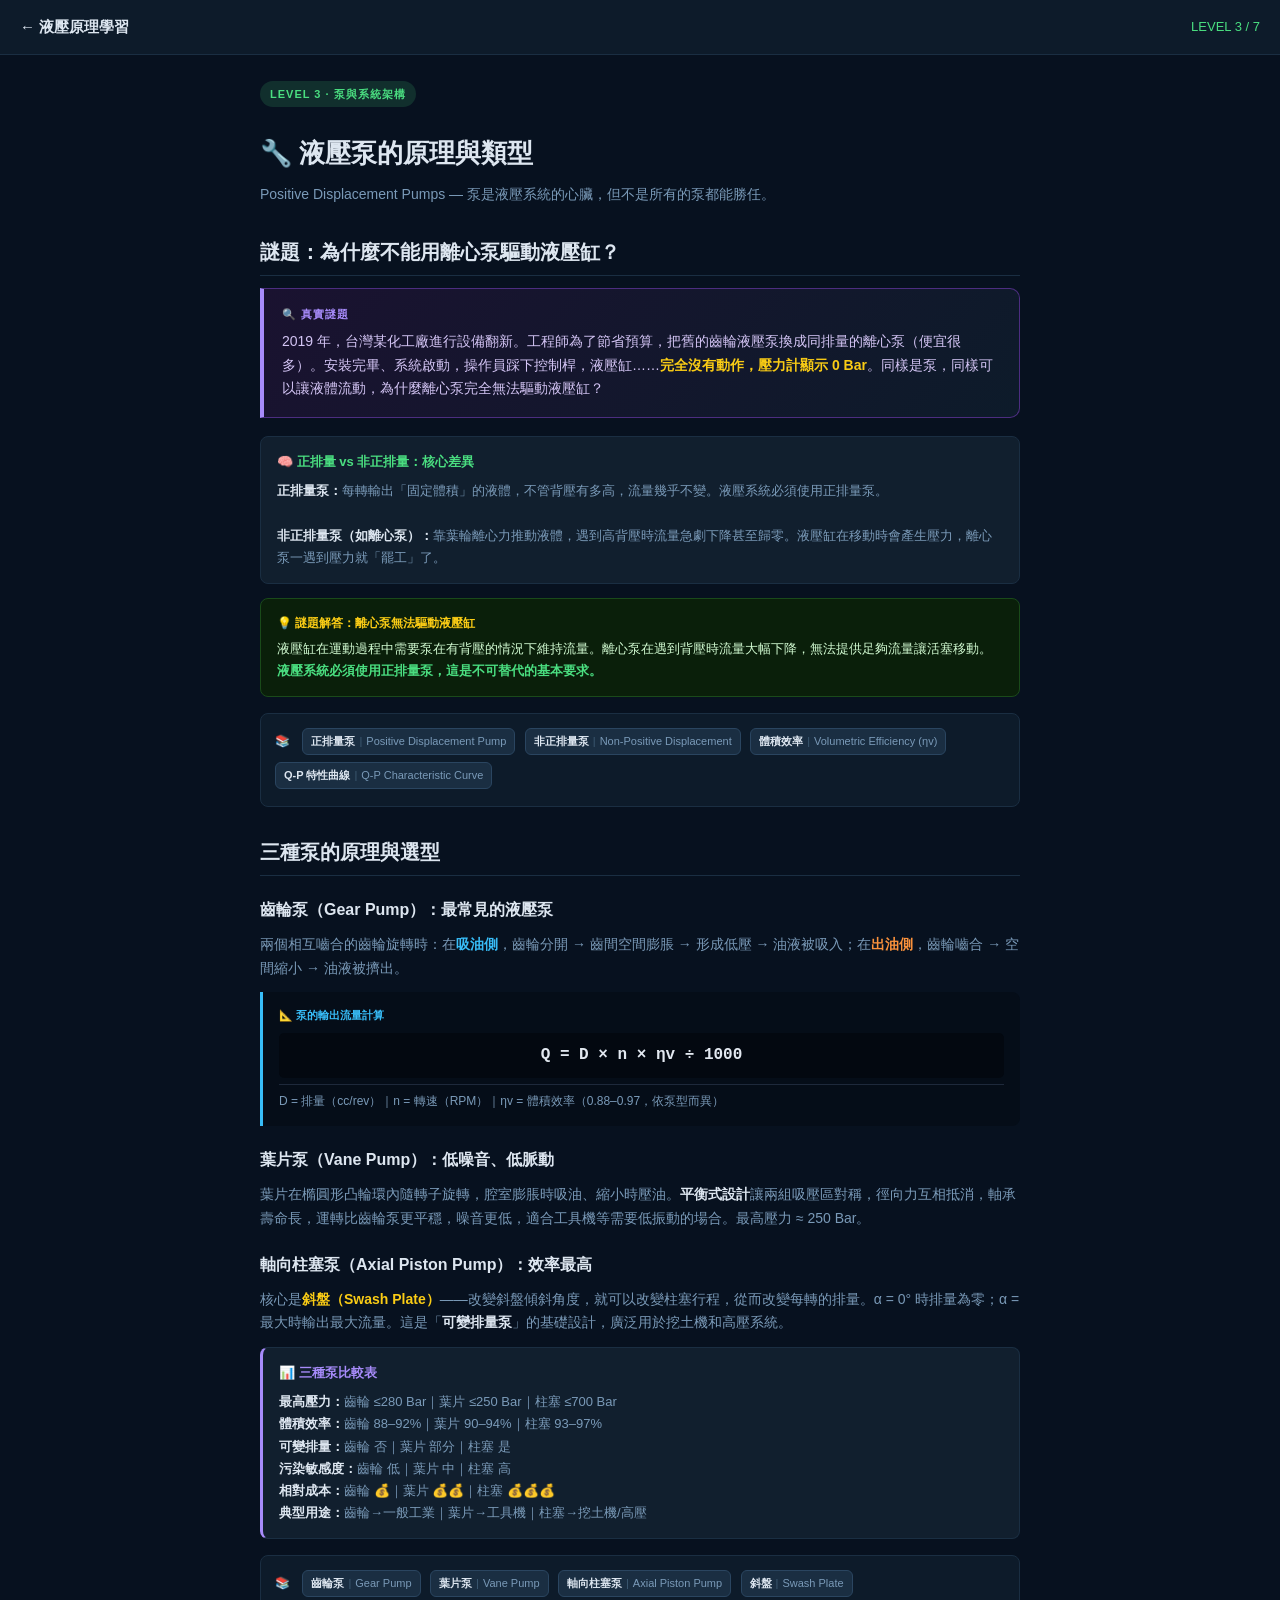
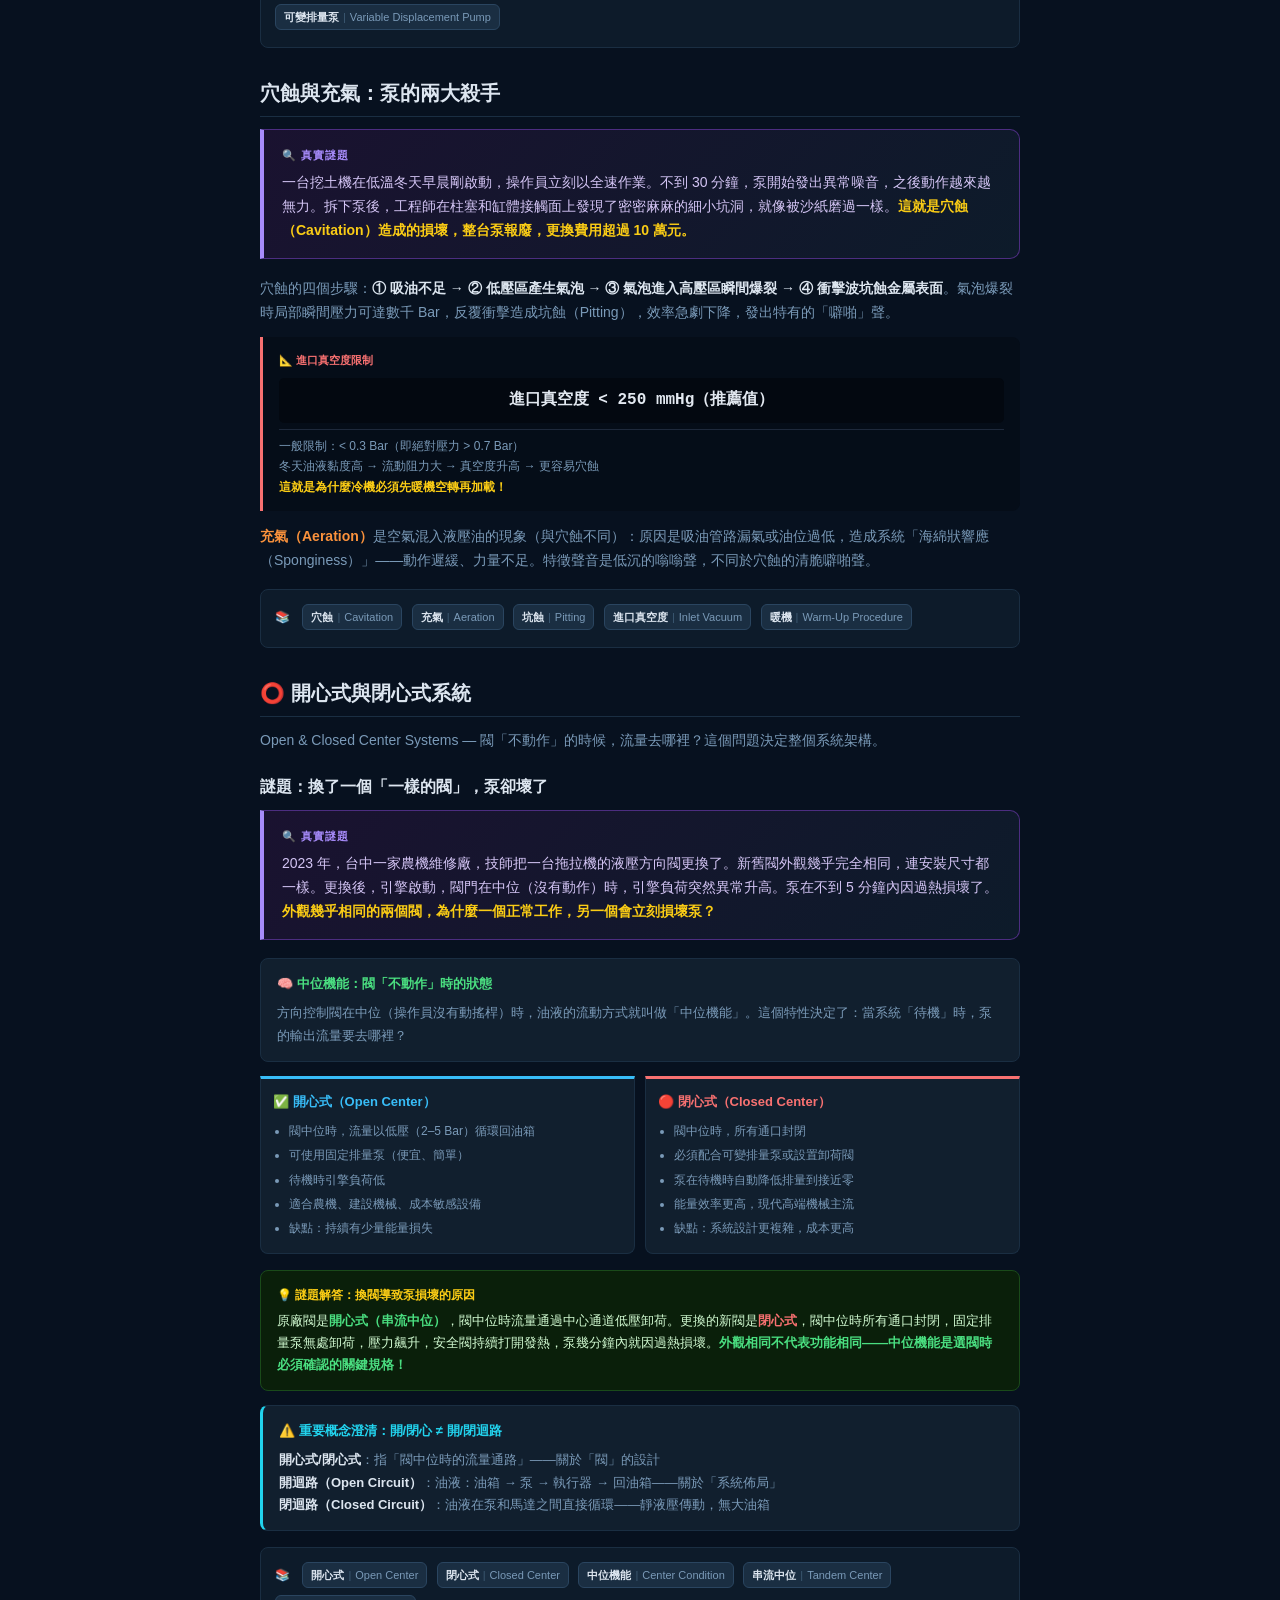
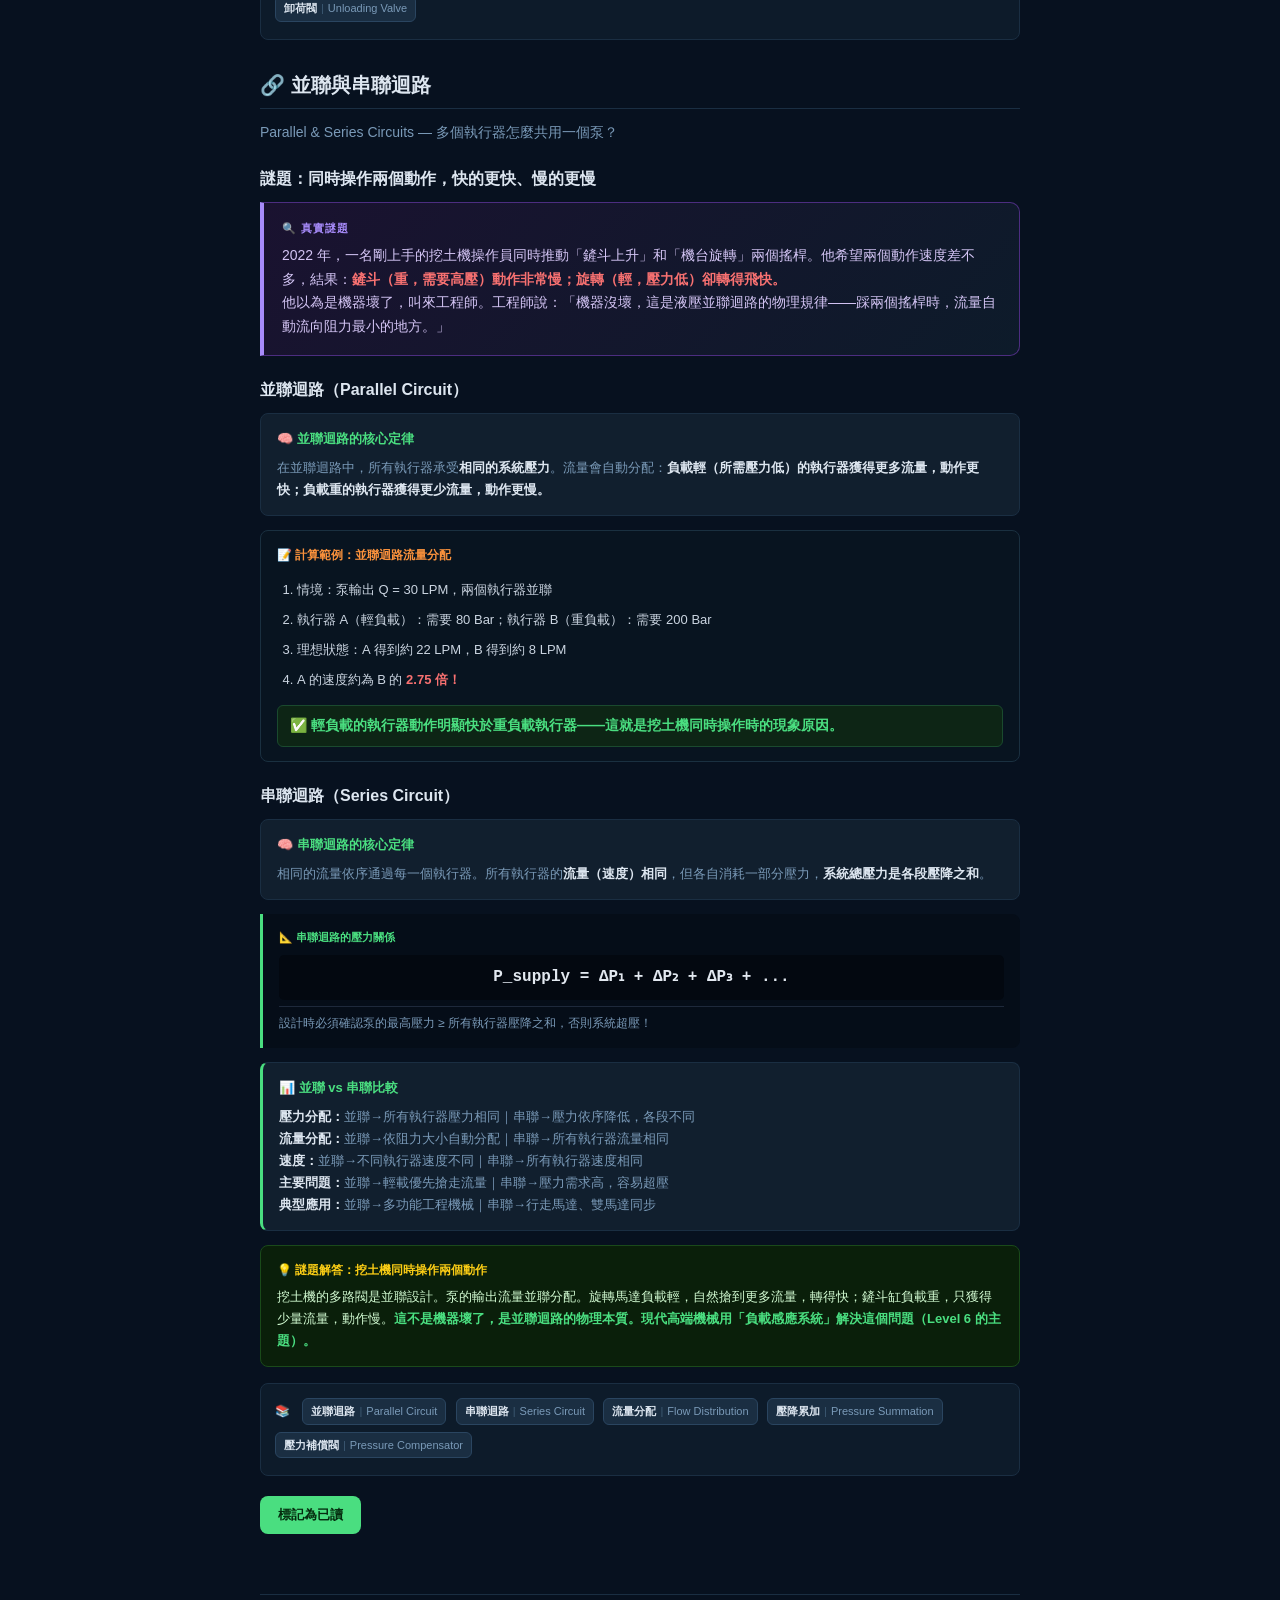
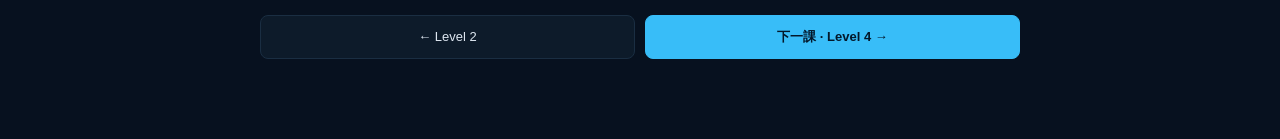
<file: lessons/level-3.html>
<!DOCTYPE html>
<html lang="zh-Hant">
<head>
  <meta charset="UTF-8">
  <meta name="viewport" content="width=device-width, initial-scale=1.0">
  <title>Level 3 · 液壓泵與系統架構</title>
  <link rel="stylesheet" href="../assets/style.css">
</head>
<body>
  <nav class="topnav">
    <a href="../index.html" class="brand">← 液壓原理學習</a>
    <span class="home-link" style="color: var(--L3);">LEVEL 3 / 7</span>
  </nav>

  <main class="container">
    <span class="level-chip" style="background: rgba(74,222,128,0.15); color: var(--L3);">LEVEL 3 · 泵與系統架構</span>
    <h1>🔧 液壓泵的原理與類型</h1>
    <p class="lead">Positive Displacement Pumps — 泵是液壓系統的心臟，但不是所有的泵都能勝任。</p>

    <h2>謎題：為什麼不能用離心泵驅動液壓缸？</h2>
    <div class="mystery">
      <div class="label">🔍 真實謎題</div>
      <div class="body">
        2019 年，台灣某化工廠進行設備翻新。工程師為了節省預算，把舊的齒輪液壓泵換成同排量的離心泵（便宜很多）。安裝完畢、系統啟動，操作員踩下控制桿，液壓缸……<strong style="color: var(--ans);">完全沒有動作，壓力計顯示 0 Bar</strong>。同樣是泵，同樣可以讓液體流動，為什麼離心泵完全無法驅動液壓缸？
      </div>
    </div>

    <div class="key">
      <div class="title">🧠 正排量 vs 非正排量：核心差異</div>
      <div class="body">
        <strong style="color: var(--text);">正排量泵：</strong>每轉輸出「固定體積」的液體，不管背壓有多高，流量幾乎不變。液壓系統必須使用正排量泵。<br><br>
        <strong style="color: var(--text);">非正排量泵（如離心泵）：</strong>靠葉輪離心力推動液體，遇到高背壓時流量急劇下降甚至歸零。液壓缸在移動時會產生壓力，離心泵一遇到壓力就「罷工」了。
      </div>
    </div>

    <div class="ans">
      <div class="title">💡 謎題解答：離心泵無法驅動液壓缸</div>
      <div class="body">液壓缸在運動過程中需要泵在有背壓的情況下維持流量。離心泵在遇到背壓時流量大幅下降，無法提供足夠流量讓活塞移動。<strong style="color: var(--key);">液壓系統必須使用正排量泵，這是不可替代的基本要求。</strong></div>
    </div>

    <div class="terms">
      <span class="terms-label">📚</span>
      <span class="term-chip"><span class="zh">正排量泵</span><span class="sep">|</span><span class="en">Positive Displacement Pump</span></span>
      <span class="term-chip"><span class="zh">非正排量泵</span><span class="sep">|</span><span class="en">Non-Positive Displacement</span></span>
      <span class="term-chip"><span class="zh">體積效率</span><span class="sep">|</span><span class="en">Volumetric Efficiency (ηv)</span></span>
      <span class="term-chip"><span class="zh">Q-P 特性曲線</span><span class="sep">|</span><span class="en">Q-P Characteristic Curve</span></span>
    </div>

    <h2>三種泵的原理與選型</h2>

    <h3>齒輪泵（Gear Pump）：最常見的液壓泵</h3>
    <p>兩個相互嚙合的齒輪旋轉時：在<strong style="color: var(--L1);">吸油側</strong>，齒輪分開 → 齒間空間膨脹 → 形成低壓 → 油液被吸入；在<strong style="color: var(--L4);">出油側</strong>，齒輪嚙合 → 空間縮小 → 油液被擠出。</p>

    <div class="formula">
      <div class="title">📐 泵的輸出流量計算</div>
      <div class="expr">Q = D × n × ηv ÷ 1000</div>
      <div class="note">D = 排量（cc/rev）｜n = 轉速（RPM）｜ηv = 體積效率（0.88–0.97，依泵型而異）</div>
    </div>

    <h3>葉片泵（Vane Pump）：低噪音、低脈動</h3>
    <p>葉片在橢圓形凸輪環內隨轉子旋轉，腔室膨脹時吸油、縮小時壓油。<strong style="color: var(--text);">平衡式設計</strong>讓兩組吸壓區對稱，徑向力互相抵消，軸承壽命長，運轉比齒輪泵更平穩，噪音更低，適合工具機等需要低振動的場合。最高壓力 ≈ 250 Bar。</p>

    <h3>軸向柱塞泵（Axial Piston Pump）：效率最高</h3>
    <p>核心是<strong style="color: var(--ans);">斜盤（Swash Plate）</strong>——改變斜盤傾斜角度，就可以改變柱塞行程，從而改變每轉的排量。α = 0° 時排量為零；α = 最大時輸出最大流量。這是「<strong style="color: var(--text);">可變排量泵</strong>」的基礎設計，廣泛用於挖土機和高壓系統。</p>

    <div class="key" style="border-left: 3px solid var(--L2);">
      <div class="title" style="color: var(--L2);">📊 三種泵比較表</div>
      <div class="body">
        <strong style="color: var(--text);">最高壓力：</strong>齒輪 ≤280 Bar｜葉片 ≤250 Bar｜柱塞 ≤700 Bar<br>
        <strong style="color: var(--text);">體積效率：</strong>齒輪 88–92%｜葉片 90–94%｜柱塞 93–97%<br>
        <strong style="color: var(--text);">可變排量：</strong>齒輪 否｜葉片 部分｜柱塞 是<br>
        <strong style="color: var(--text);">污染敏感度：</strong>齒輪 低｜葉片 中｜柱塞 高<br>
        <strong style="color: var(--text);">相對成本：</strong>齒輪 💰｜葉片 💰💰｜柱塞 💰💰💰<br>
        <strong style="color: var(--text);">典型用途：</strong>齒輪→一般工業｜葉片→工具機｜柱塞→挖土機/高壓
      </div>
    </div>

    <div class="terms">
      <span class="terms-label">📚</span>
      <span class="term-chip"><span class="zh">齒輪泵</span><span class="sep">|</span><span class="en">Gear Pump</span></span>
      <span class="term-chip"><span class="zh">葉片泵</span><span class="sep">|</span><span class="en">Vane Pump</span></span>
      <span class="term-chip"><span class="zh">軸向柱塞泵</span><span class="sep">|</span><span class="en">Axial Piston Pump</span></span>
      <span class="term-chip"><span class="zh">斜盤</span><span class="sep">|</span><span class="en">Swash Plate</span></span>
      <span class="term-chip"><span class="zh">可變排量泵</span><span class="sep">|</span><span class="en">Variable Displacement Pump</span></span>
    </div>

    <h2>穴蝕與充氣：泵的兩大殺手</h2>
    <div class="mystery">
      <div class="label">🔍 真實謎題</div>
      <div class="body">
        一台挖土機在低溫冬天早晨剛啟動，操作員立刻以全速作業。不到 30 分鐘，泵開始發出異常噪音，之後動作越來越無力。拆下泵後，工程師在柱塞和缸體接觸面上發現了密密麻麻的細小坑洞，就像被沙紙磨過一樣。<strong style="color: var(--ans);">這就是穴蝕（Cavitation）造成的損壞，整台泵報廢，更換費用超過 10 萬元。</strong>
      </div>
    </div>

    <p>穴蝕的四個步驟：<strong style="color: var(--text);">① 吸油不足 → ② 低壓區產生氣泡 → ③ 氣泡進入高壓區瞬間爆裂 → ④ 衝擊波坑蝕金屬表面</strong>。氣泡爆裂時局部瞬間壓力可達數千 Bar，反覆衝擊造成坑蝕（Pitting），效率急劇下降，發出特有的「噼啪」聲。</p>

    <div class="formula" style="border-left-color: var(--warn);">
      <div class="title" style="color: var(--warn);">📐 進口真空度限制</div>
      <div class="expr">進口真空度 &lt; 250 mmHg（推薦值）</div>
      <div class="note">一般限制：&lt; 0.3 Bar（即絕對壓力 &gt; 0.7 Bar）<br>冬天油液黏度高 → 流動阻力大 → 真空度升高 → 更容易穴蝕<br><strong style="color: var(--ans);">這就是為什麼冷機必須先暖機空轉再加載！</strong></div>
    </div>

    <p><strong style="color: var(--L4);">充氣（Aeration）</strong>是空氣混入液壓油的現象（與穴蝕不同）：原因是吸油管路漏氣或油位過低，造成系統「海綿狀響應（Sponginess）」——動作遲緩、力量不足。特徵聲音是低沉的嗡嗡聲，不同於穴蝕的清脆噼啪聲。</p>

    <div class="terms">
      <span class="terms-label">📚</span>
      <span class="term-chip"><span class="zh">穴蝕</span><span class="sep">|</span><span class="en">Cavitation</span></span>
      <span class="term-chip"><span class="zh">充氣</span><span class="sep">|</span><span class="en">Aeration</span></span>
      <span class="term-chip"><span class="zh">坑蝕</span><span class="sep">|</span><span class="en">Pitting</span></span>
      <span class="term-chip"><span class="zh">進口真空度</span><span class="sep">|</span><span class="en">Inlet Vacuum</span></span>
      <span class="term-chip"><span class="zh">暖機</span><span class="sep">|</span><span class="en">Warm-Up Procedure</span></span>
    </div>

    <h2>⭕ 開心式與閉心式系統</h2>
    <p>Open &amp; Closed Center Systems — 閥「不動作」的時候，流量去哪裡？這個問題決定整個系統架構。</p>

    <h3>謎題：換了一個「一樣的閥」，泵卻壞了</h3>
    <div class="mystery">
      <div class="label">🔍 真實謎題</div>
      <div class="body">
        2023 年，台中一家農機維修廠，技師把一台拖拉機的液壓方向閥更換了。新舊閥外觀幾乎完全相同，連安裝尺寸都一樣。更換後，引擎啟動，閥門在中位（沒有動作）時，引擎負荷突然異常升高。泵在不到 5 分鐘內因過熱損壞了。<strong style="color: var(--ans);">外觀幾乎相同的兩個閥，為什麼一個正常工作，另一個會立刻損壞泵？</strong>
      </div>
    </div>

    <div class="key">
      <div class="title">🧠 中位機能：閥「不動作」時的狀態</div>
      <div class="body">方向控制閥在中位（操作員沒有動搖桿）時，油液的流動方式就叫做「中位機能」。這個特性決定了：當系統「待機」時，泵的輸出流量要去哪裡？</div>
    </div>

    <div class="row">
      <div class="card" style="border-top-color: var(--L1);">
        <div class="title" style="color: var(--L1);">✅ 開心式（Open Center）</div>
        <ul>
          <li>閥中位時，流量以低壓（2–5 Bar）循環回油箱</li>
          <li>可使用固定排量泵（便宜、簡單）</li>
          <li>待機時引擎負荷低</li>
          <li>適合農機、建設機械、成本敏感設備</li>
          <li>缺點：持續有少量能量損失</li>
        </ul>
      </div>
      <div class="card" style="border-top-color: var(--warn);">
        <div class="title" style="color: var(--warn);">🔴 閉心式（Closed Center）</div>
        <ul>
          <li>閥中位時，所有通口封閉</li>
          <li>必須配合可變排量泵或設置卸荷閥</li>
          <li>泵在待機時自動降低排量到接近零</li>
          <li>能量效率更高，現代高端機械主流</li>
          <li>缺點：系統設計更複雜，成本更高</li>
        </ul>
      </div>
    </div>

    <div class="ans">
      <div class="title">💡 謎題解答：換閥導致泵損壞的原因</div>
      <div class="body">原廠閥是<strong style="color: var(--key);">開心式（串流中位）</strong>，閥中位時流量通過中心通道低壓卸荷。更換的新閥是<strong style="color: var(--warn);">閉心式</strong>，閥中位時所有通口封閉，固定排量泵無處卸荷，壓力飆升，安全閥持續打開發熱，泵幾分鐘內就因過熱損壞。<strong style="color: var(--key);">外觀相同不代表功能相同——中位機能是選閥時必須確認的關鍵規格！</strong></div>
    </div>

    <div class="key" style="border-left: 3px solid var(--L6);">
      <div class="title" style="color: var(--L6);">⚠️ 重要概念澄清：開/閉心 ≠ 開/閉迴路</div>
      <div class="body">
        <strong style="color: var(--text);">開心式/閉心式</strong>：指「閥中位時的流量通路」——關於「閥」的設計<br>
        <strong style="color: var(--text);">開迴路（Open Circuit）</strong>：油液：油箱 → 泵 → 執行器 → 回油箱——關於「系統佈局」<br>
        <strong style="color: var(--text);">閉迴路（Closed Circuit）</strong>：油液在泵和馬達之間直接循環——靜液壓傳動，無大油箱
      </div>
    </div>

    <div class="terms">
      <span class="terms-label">📚</span>
      <span class="term-chip"><span class="zh">開心式</span><span class="sep">|</span><span class="en">Open Center</span></span>
      <span class="term-chip"><span class="zh">閉心式</span><span class="sep">|</span><span class="en">Closed Center</span></span>
      <span class="term-chip"><span class="zh">中位機能</span><span class="sep">|</span><span class="en">Center Condition</span></span>
      <span class="term-chip"><span class="zh">串流中位</span><span class="sep">|</span><span class="en">Tandem Center</span></span>
      <span class="term-chip"><span class="zh">卸荷閥</span><span class="sep">|</span><span class="en">Unloading Valve</span></span>
    </div>

    <h2>🔗 並聯與串聯迴路</h2>
    <p>Parallel &amp; Series Circuits — 多個執行器怎麼共用一個泵？</p>

    <h3>謎題：同時操作兩個動作，快的更快、慢的更慢</h3>
    <div class="mystery">
      <div class="label">🔍 真實謎題</div>
      <div class="body">
        2022 年，一名剛上手的挖土機操作員同時推動「鏟斗上升」和「機台旋轉」兩個搖桿。他希望兩個動作速度差不多，結果：<strong style="color: var(--warn);">鏟斗（重，需要高壓）動作非常慢；旋轉（輕，壓力低）卻轉得飛快。</strong><br>
        他以為是機器壞了，叫來工程師。工程師說：「機器沒壞，這是液壓並聯迴路的物理規律——踩兩個搖桿時，流量自動流向阻力最小的地方。」
      </div>
    </div>

    <h3>並聯迴路（Parallel Circuit）</h3>
    <div class="key">
      <div class="title">🧠 並聯迴路的核心定律</div>
      <div class="body">在並聯迴路中，所有執行器承受<strong style="color: var(--text);">相同的系統壓力</strong>。流量會自動分配：<strong style="color: var(--text);">負載輕（所需壓力低）的執行器獲得更多流量，動作更快；負載重的執行器獲得更少流量，動作更慢。</strong></div>
    </div>

    <div class="calc">
      <div class="title">📝 計算範例：並聯迴路流量分配</div>
      <ol>
        <li>情境：泵輸出 Q = 30 LPM，兩個執行器並聯</li>
        <li>執行器 A（輕負載）：需要 80 Bar；執行器 B（重負載）：需要 200 Bar</li>
        <li>理想狀態：A 得到約 22 LPM，B 得到約 8 LPM</li>
        <li>A 的速度約為 B 的 <strong style="color: var(--warn);">2.75 倍！</strong></li>
      </ol>
      <div class="result">✅ 輕負載的執行器動作明顯快於重負載執行器——這就是挖土機同時操作時的現象原因。</div>
    </div>

    <h3>串聯迴路（Series Circuit）</h3>
    <div class="key">
      <div class="title">🧠 串聯迴路的核心定律</div>
      <div class="body">相同的流量依序通過每一個執行器。所有執行器的<strong style="color: var(--text);">流量（速度）相同</strong>，但各自消耗一部分壓力，<strong style="color: var(--text);">系統總壓力是各段壓降之和</strong>。</div>
    </div>

    <div class="formula" style="border-left-color: var(--key);">
      <div class="title" style="color: var(--key);">📐 串聯迴路的壓力關係</div>
      <div class="expr">P_supply = ΔP₁ + ΔP₂ + ΔP₃ + ...</div>
      <div class="note">設計時必須確認泵的最高壓力 ≥ 所有執行器壓降之和，否則系統超壓！</div>
    </div>

    <div class="key" style="border-left: 3px solid var(--key);">
      <div class="title" style="color: var(--key);">📊 並聯 vs 串聯比較</div>
      <div class="body">
        <strong style="color: var(--text);">壓力分配：</strong>並聯→所有執行器壓力相同｜串聯→壓力依序降低，各段不同<br>
        <strong style="color: var(--text);">流量分配：</strong>並聯→依阻力大小自動分配｜串聯→所有執行器流量相同<br>
        <strong style="color: var(--text);">速度：</strong>並聯→不同執行器速度不同｜串聯→所有執行器速度相同<br>
        <strong style="color: var(--text);">主要問題：</strong>並聯→輕載優先搶走流量｜串聯→壓力需求高，容易超壓<br>
        <strong style="color: var(--text);">典型應用：</strong>並聯→多功能工程機械｜串聯→行走馬達、雙馬達同步
      </div>
    </div>

    <div class="ans">
      <div class="title">💡 謎題解答：挖土機同時操作兩個動作</div>
      <div class="body">挖土機的多路閥是並聯設計。泵的輸出流量並聯分配。旋轉馬達負載輕，自然搶到更多流量，轉得快；鏟斗缸負載重，只獲得少量流量，動作慢。<strong style="color: var(--key);">這不是機器壞了，是並聯迴路的物理本質。現代高端機械用「負載感應系統」解決這個問題（Level 6 的主題）。</strong></div>
    </div>

    <div class="terms">
      <span class="terms-label">📚</span>
      <span class="term-chip"><span class="zh">並聯迴路</span><span class="sep">|</span><span class="en">Parallel Circuit</span></span>
      <span class="term-chip"><span class="zh">串聯迴路</span><span class="sep">|</span><span class="en">Series Circuit</span></span>
      <span class="term-chip"><span class="zh">流量分配</span><span class="sep">|</span><span class="en">Flow Distribution</span></span>
      <span class="term-chip"><span class="zh">壓降累加</span><span class="sep">|</span><span class="en">Pressure Summation</span></span>
      <span class="term-chip"><span class="zh">壓力補償閥</span><span class="sep">|</span><span class="en">Pressure Compensator</span></span>
    </div>

    <button class="read-btn" data-level="3">標記為已讀</button>

    <nav class="lesson-nav">
      <a href="level-2.html">← Level 2</a>
      <a href="level-4.html" class="next">下一課 · Level 4 →</a>
    </nav>
  </main>

  <script src="../assets/progress.js"></script>
</body>
</html>
</file>
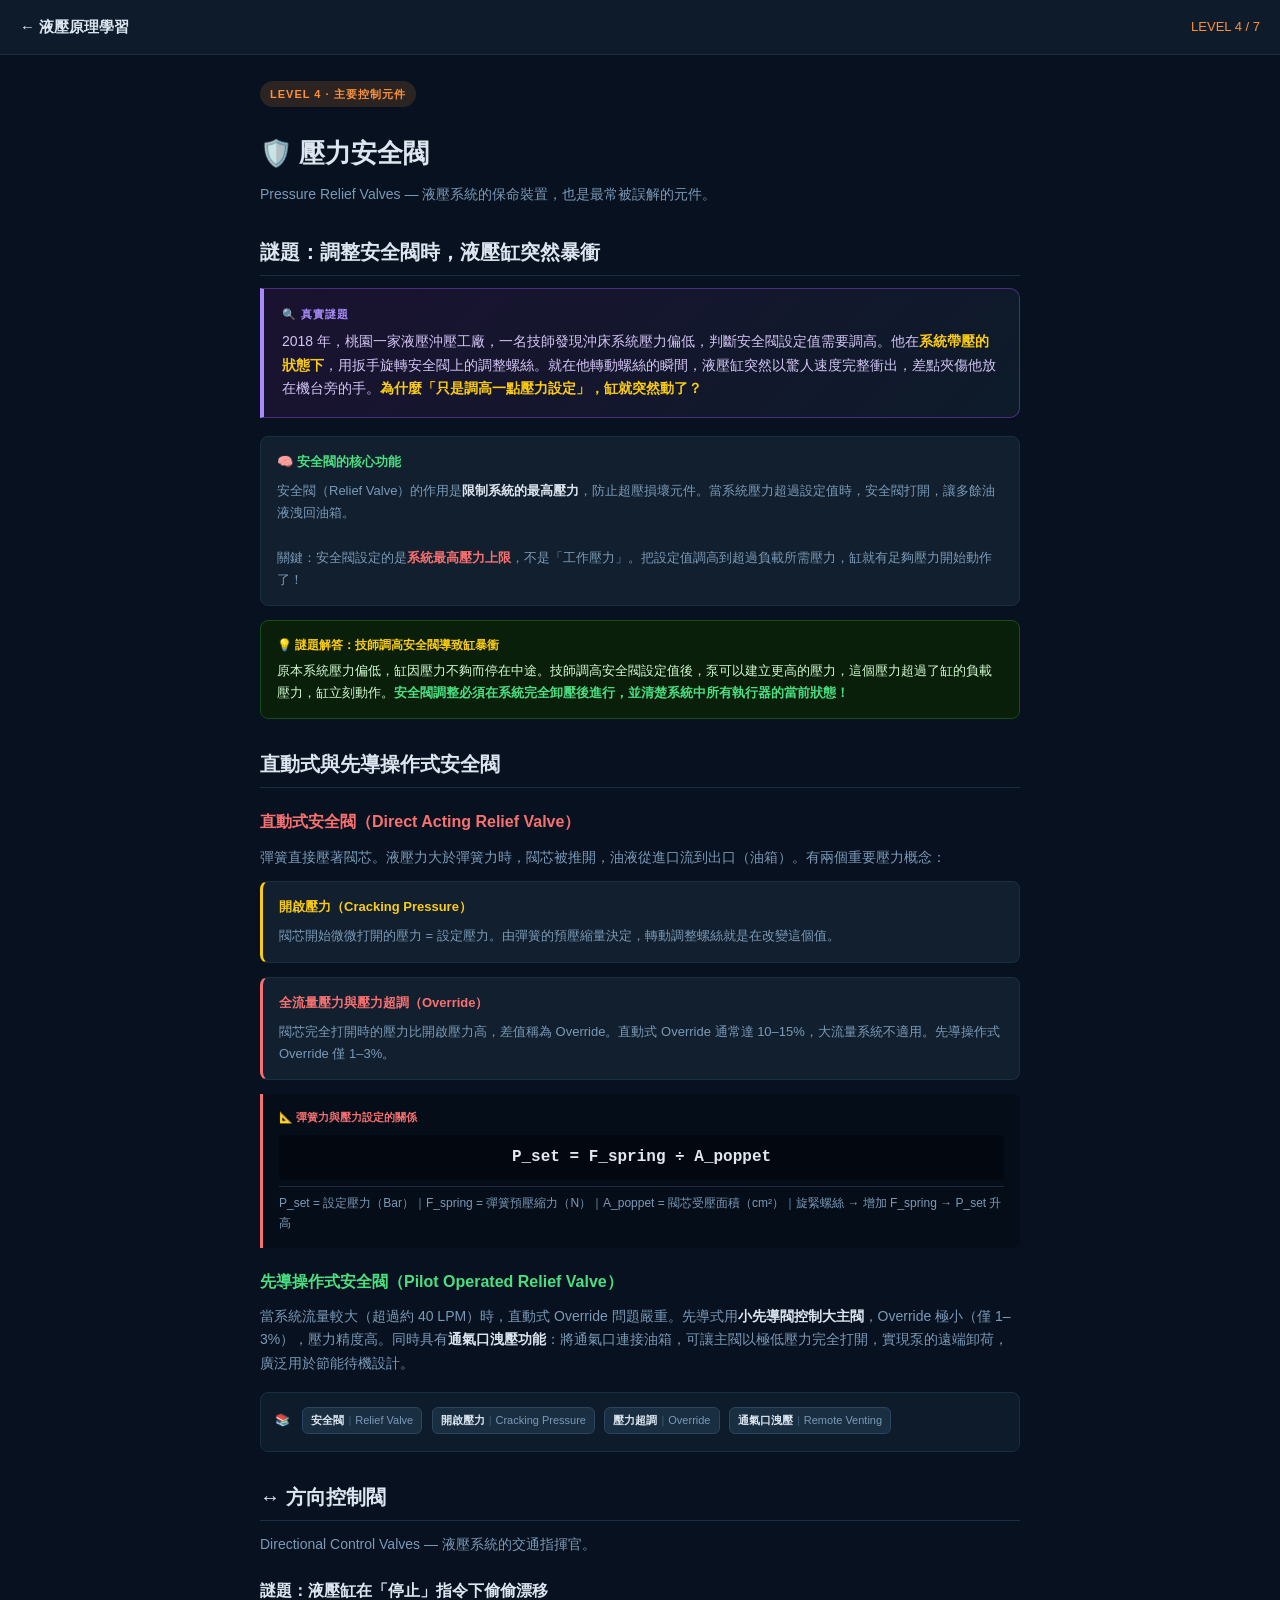
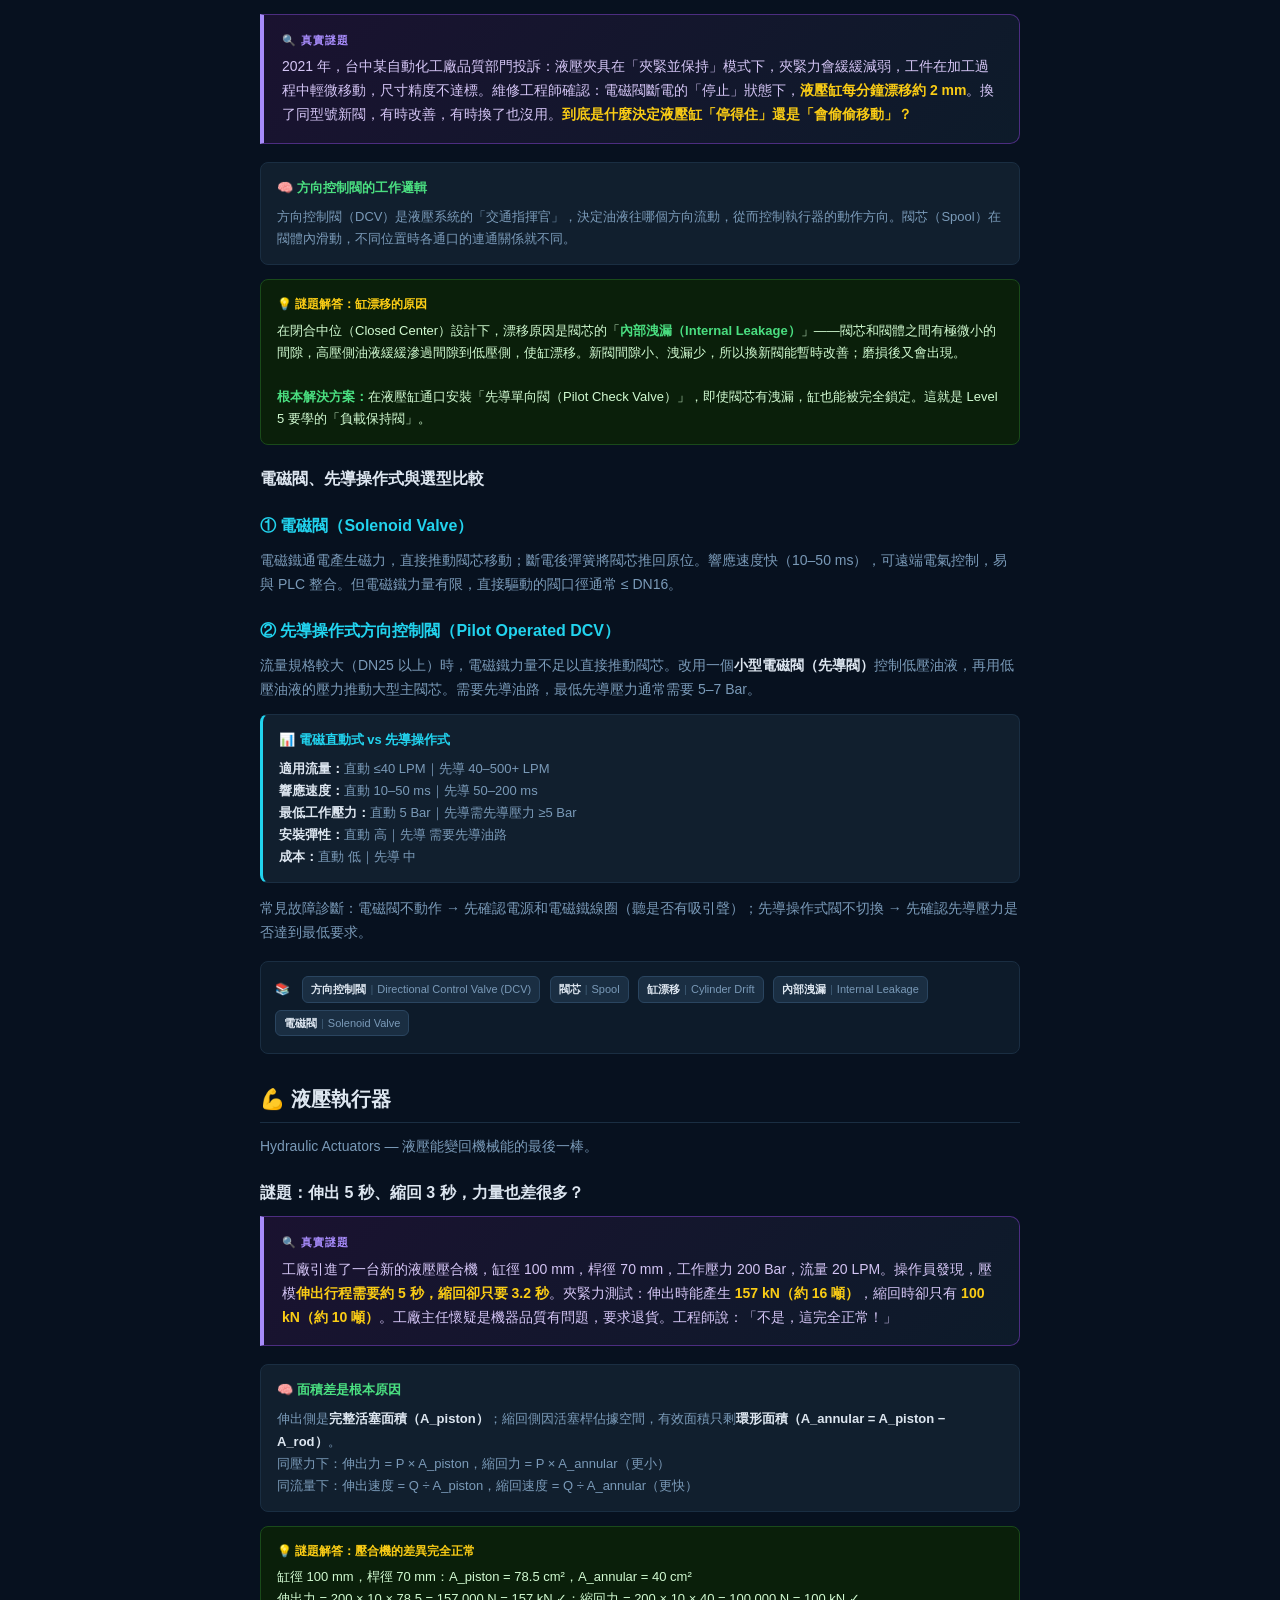
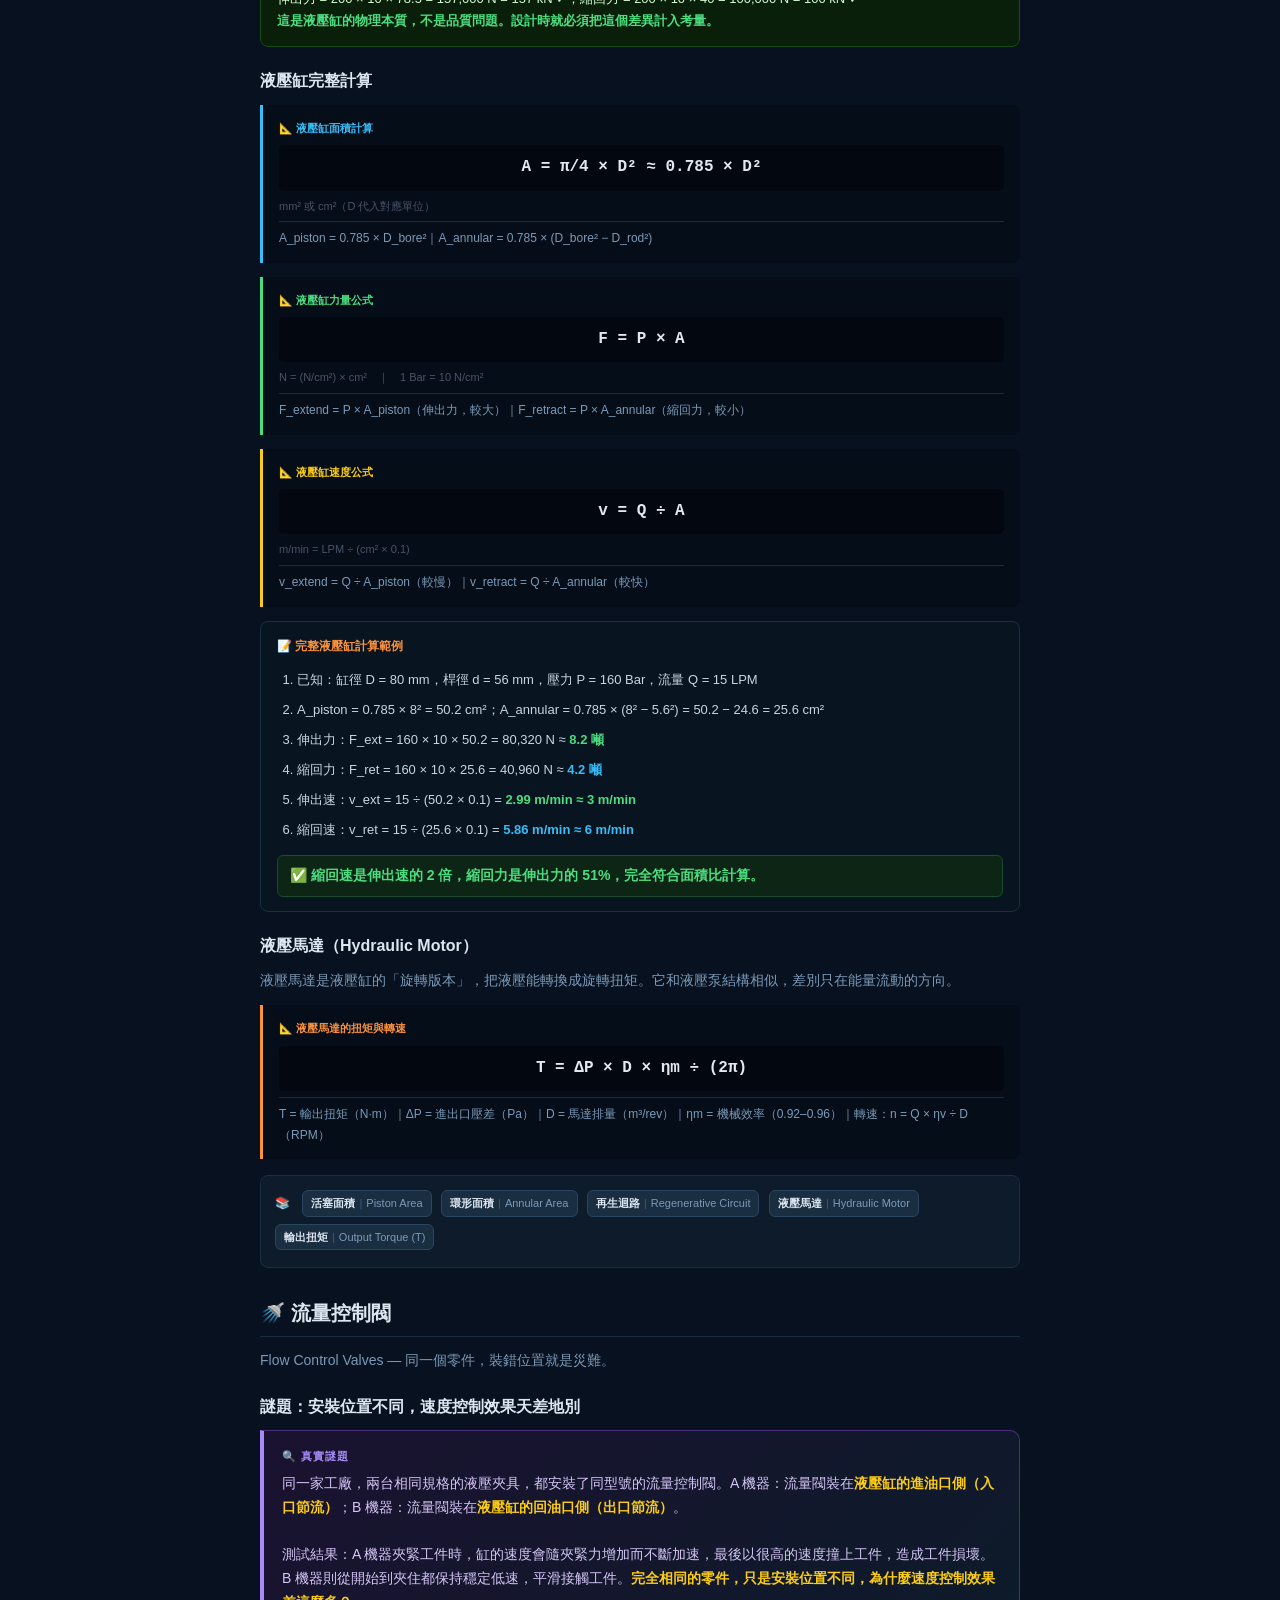
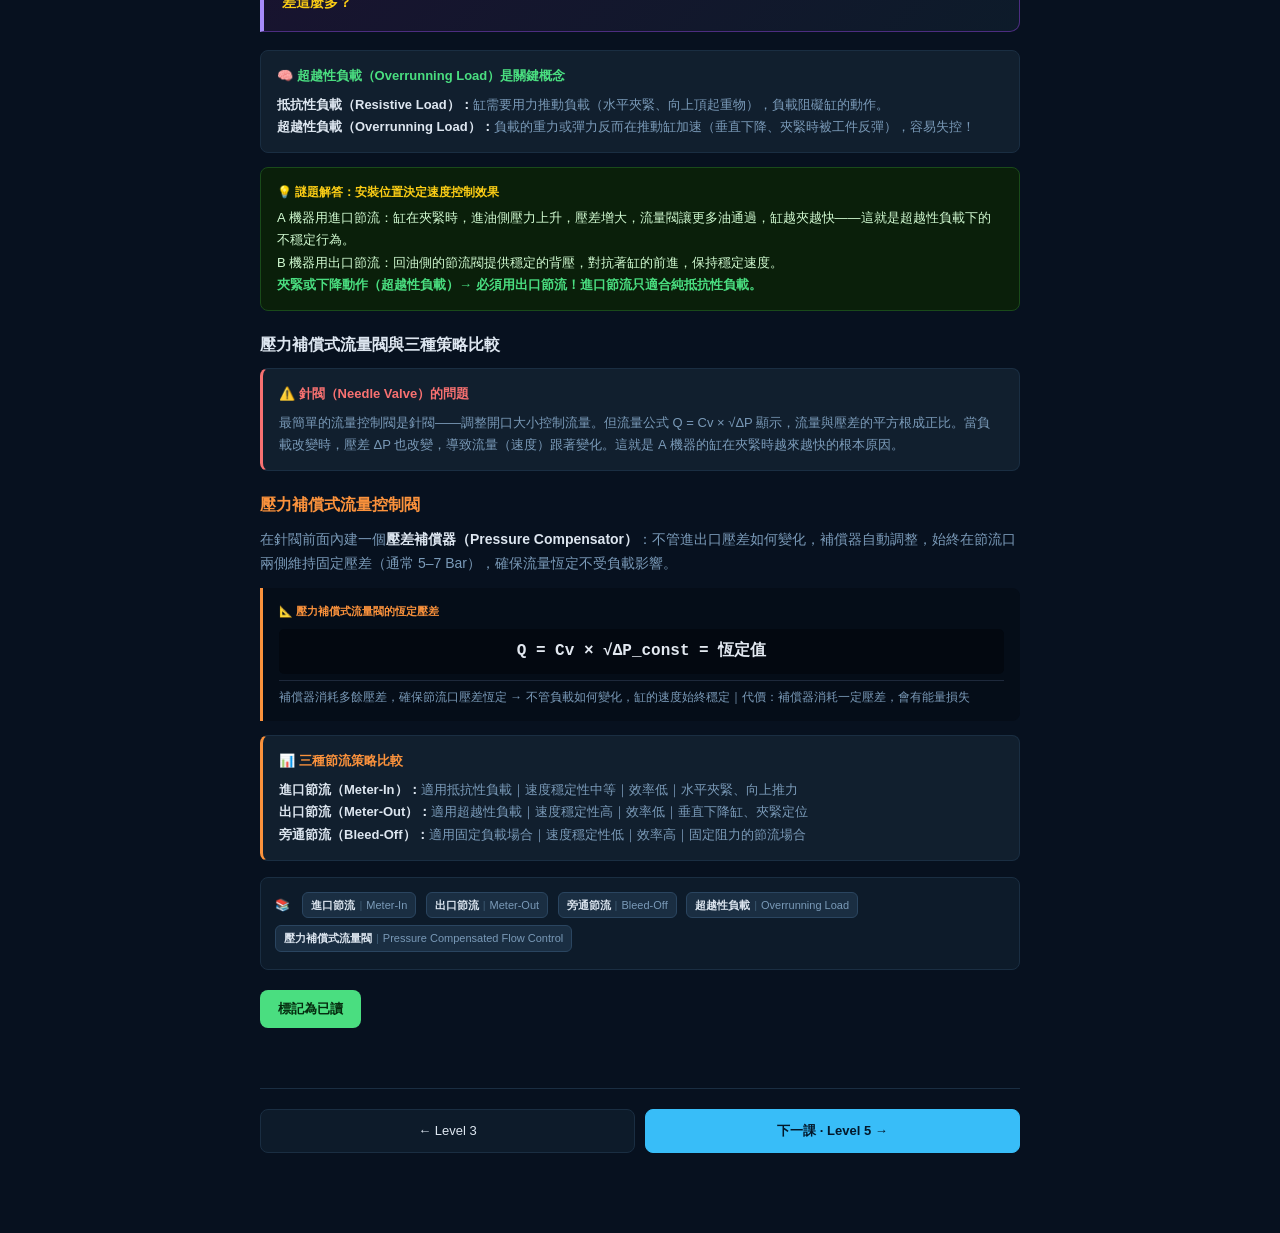
<file: lessons/level-4.html>
<!DOCTYPE html>
<html lang="zh-Hant">
<head>
  <meta charset="UTF-8">
  <meta name="viewport" content="width=device-width, initial-scale=1.0">
  <title>Level 4 · 主要控制元件</title>
  <link rel="stylesheet" href="../assets/style.css">
</head>
<body>
  <nav class="topnav">
    <a href="../index.html" class="brand">← 液壓原理學習</a>
    <span class="home-link" style="color: var(--L4);">LEVEL 4 / 7</span>
  </nav>

  <main class="container">
    <span class="level-chip" style="background: rgba(251,146,60,0.15); color: var(--L4);">LEVEL 4 · 主要控制元件</span>
    <h1>🛡️ 壓力安全閥</h1>
    <p class="lead">Pressure Relief Valves — 液壓系統的保命裝置，也是最常被誤解的元件。</p>

    <h2>謎題：調整安全閥時，液壓缸突然暴衝</h2>
    <div class="mystery">
      <div class="label">🔍 真實謎題</div>
      <div class="body">
        2018 年，桃園一家液壓沖壓工廠，一名技師發現沖床系統壓力偏低，判斷安全閥設定值需要調高。他在<strong style="color: var(--ans);">系統帶壓的狀態下</strong>，用扳手旋轉安全閥上的調整螺絲。就在他轉動螺絲的瞬間，液壓缸突然以驚人速度完整衝出，差點夾傷他放在機台旁的手。<strong style="color: var(--ans);">為什麼「只是調高一點壓力設定」，缸就突然動了？</strong>
      </div>
    </div>

    <div class="key">
      <div class="title">🧠 安全閥的核心功能</div>
      <div class="body">安全閥（Relief Valve）的作用是<strong style="color: var(--text);">限制系統的最高壓力</strong>，防止超壓損壞元件。當系統壓力超過設定值時，安全閥打開，讓多餘油液洩回油箱。<br><br>關鍵：安全閥設定的是<strong style="color: var(--warn);">系統最高壓力上限</strong>，不是「工作壓力」。把設定值調高到超過負載所需壓力，缸就有足夠壓力開始動作了！</div>
    </div>

    <div class="ans">
      <div class="title">💡 謎題解答：技師調高安全閥導致缸暴衝</div>
      <div class="body">原本系統壓力偏低，缸因壓力不夠而停在中途。技師調高安全閥設定值後，泵可以建立更高的壓力，這個壓力超過了缸的負載壓力，缸立刻動作。<strong style="color: var(--key);">安全閥調整必須在系統完全卸壓後進行，並清楚系統中所有執行器的當前狀態！</strong></div>
    </div>

    <h2>直動式與先導操作式安全閥</h2>

    <h3 style="color: var(--warn);">直動式安全閥（Direct Acting Relief Valve）</h3>
    <p>彈簧直接壓著閥芯。液壓力大於彈簧力時，閥芯被推開，油液從進口流到出口（油箱）。有兩個重要壓力概念：</p>

    <div class="key" style="border-left: 3px solid var(--ans);">
      <div class="title" style="color: var(--ans);">開啟壓力（Cracking Pressure）</div>
      <div class="body">閥芯開始微微打開的壓力 = 設定壓力。由彈簧的預壓縮量決定，轉動調整螺絲就是在改變這個值。</div>
    </div>
    <div class="key" style="border-left: 3px solid var(--warn);">
      <div class="title" style="color: var(--warn);">全流量壓力與壓力超調（Override）</div>
      <div class="body">閥芯完全打開時的壓力比開啟壓力高，差值稱為 Override。直動式 Override 通常達 10–15%，大流量系統不適用。先導操作式 Override 僅 1–3%。</div>
    </div>

    <div class="formula" style="border-left-color: var(--warn);">
      <div class="title" style="color: var(--warn);">📐 彈簧力與壓力設定的關係</div>
      <div class="expr">P_set = F_spring ÷ A_poppet</div>
      <div class="note">P_set = 設定壓力（Bar）｜F_spring = 彈簧預壓縮力（N）｜A_poppet = 閥芯受壓面積（cm²）｜旋緊螺絲 → 增加 F_spring → P_set 升高</div>
    </div>

    <h3 style="color: var(--key);">先導操作式安全閥（Pilot Operated Relief Valve）</h3>
    <p>當系統流量較大（超過約 40 LPM）時，直動式 Override 問題嚴重。先導式用<strong style="color: var(--text);">小先導閥控制大主閥</strong>，Override 極小（僅 1–3%），壓力精度高。同時具有<strong style="color: var(--text);">通氣口洩壓功能</strong>：將通氣口連接油箱，可讓主閥以極低壓力完全打開，實現泵的遠端卸荷，廣泛用於節能待機設計。</p>

    <div class="terms">
      <span class="terms-label">📚</span>
      <span class="term-chip"><span class="zh">安全閥</span><span class="sep">|</span><span class="en">Relief Valve</span></span>
      <span class="term-chip"><span class="zh">開啟壓力</span><span class="sep">|</span><span class="en">Cracking Pressure</span></span>
      <span class="term-chip"><span class="zh">壓力超調</span><span class="sep">|</span><span class="en">Override</span></span>
      <span class="term-chip"><span class="zh">通氣口洩壓</span><span class="sep">|</span><span class="en">Remote Venting</span></span>
    </div>

    <h2>↔️ 方向控制閥</h2>
    <p>Directional Control Valves — 液壓系統的交通指揮官。</p>

    <h3>謎題：液壓缸在「停止」指令下偷偷漂移</h3>
    <div class="mystery">
      <div class="label">🔍 真實謎題</div>
      <div class="body">
        2021 年，台中某自動化工廠品質部門投訴：液壓夾具在「夾緊並保持」模式下，夾緊力會緩緩減弱，工件在加工過程中輕微移動，尺寸精度不達標。維修工程師確認：電磁閥斷電的「停止」狀態下，<strong style="color: var(--ans);">液壓缸每分鐘漂移約 2 mm</strong>。換了同型號新閥，有時改善，有時換了也沒用。<strong style="color: var(--ans);">到底是什麼決定液壓缸「停得住」還是「會偷偷移動」？</strong>
      </div>
    </div>

    <div class="key">
      <div class="title">🧠 方向控制閥的工作邏輯</div>
      <div class="body">方向控制閥（DCV）是液壓系統的「交通指揮官」，決定油液往哪個方向流動，從而控制執行器的動作方向。閥芯（Spool）在閥體內滑動，不同位置時各通口的連通關係就不同。</div>
    </div>

    <div class="ans">
      <div class="title">💡 謎題解答：缸漂移的原因</div>
      <div class="body">在閉合中位（Closed Center）設計下，漂移原因是閥芯的「<strong style="color: var(--key);">內部洩漏（Internal Leakage）</strong>」——閥芯和閥體之間有極微小的間隙，高壓側油液緩緩滲過間隙到低壓側，使缸漂移。新閥間隙小、洩漏少，所以換新閥能暫時改善；磨損後又會出現。<br><br><strong style="color: var(--key);">根本解決方案：</strong>在液壓缸通口安裝「先導單向閥（Pilot Check Valve）」，即使閥芯有洩漏，缸也能被完全鎖定。這就是 Level 5 要學的「負載保持閥」。</div>
    </div>

    <h3>電磁閥、先導操作式與選型比較</h3>

    <h3 style="color: var(--L6);">① 電磁閥（Solenoid Valve）</h3>
    <p>電磁鐵通電產生磁力，直接推動閥芯移動；斷電後彈簧將閥芯推回原位。響應速度快（10–50 ms），可遠端電氣控制，易與 PLC 整合。但電磁鐵力量有限，直接驅動的閥口徑通常 ≤ DN16。</p>

    <h3 style="color: var(--L6);">② 先導操作式方向控制閥（Pilot Operated DCV）</h3>
    <p>流量規格較大（DN25 以上）時，電磁鐵力量不足以直接推動閥芯。改用一個<strong style="color: var(--text);">小型電磁閥（先導閥）</strong>控制低壓油液，再用低壓油液的壓力推動大型主閥芯。需要先導油路，最低先導壓力通常需要 5–7 Bar。</p>

    <div class="key" style="border-left: 3px solid var(--L6);">
      <div class="title" style="color: var(--L6);">📊 電磁直動式 vs 先導操作式</div>
      <div class="body">
        <strong style="color: var(--text);">適用流量：</strong>直動 ≤40 LPM｜先導 40–500+ LPM<br>
        <strong style="color: var(--text);">響應速度：</strong>直動 10–50 ms｜先導 50–200 ms<br>
        <strong style="color: var(--text);">最低工作壓力：</strong>直動 5 Bar｜先導需先導壓力 ≥5 Bar<br>
        <strong style="color: var(--text);">安裝彈性：</strong>直動 高｜先導 需要先導油路<br>
        <strong style="color: var(--text);">成本：</strong>直動 低｜先導 中
      </div>
    </div>

    <p>常見故障診斷：電磁閥不動作 → 先確認電源和電磁鐵線圈（聽是否有吸引聲）；先導操作式閥不切換 → 先確認先導壓力是否達到最低要求。</p>

    <div class="terms">
      <span class="terms-label">📚</span>
      <span class="term-chip"><span class="zh">方向控制閥</span><span class="sep">|</span><span class="en">Directional Control Valve (DCV)</span></span>
      <span class="term-chip"><span class="zh">閥芯</span><span class="sep">|</span><span class="en">Spool</span></span>
      <span class="term-chip"><span class="zh">缸漂移</span><span class="sep">|</span><span class="en">Cylinder Drift</span></span>
      <span class="term-chip"><span class="zh">內部洩漏</span><span class="sep">|</span><span class="en">Internal Leakage</span></span>
      <span class="term-chip"><span class="zh">電磁閥</span><span class="sep">|</span><span class="en">Solenoid Valve</span></span>
    </div>

    <h2>💪 液壓執行器</h2>
    <p>Hydraulic Actuators — 液壓能變回機械能的最後一棒。</p>

    <h3>謎題：伸出 5 秒、縮回 3 秒，力量也差很多？</h3>
    <div class="mystery">
      <div class="label">🔍 真實謎題</div>
      <div class="body">
        工廠引進了一台新的液壓壓合機，缸徑 100 mm，桿徑 70 mm，工作壓力 200 Bar，流量 20 LPM。操作員發現，壓模<strong style="color: var(--ans);">伸出行程需要約 5 秒，縮回卻只要 3.2 秒</strong>。夾緊力測試：伸出時能產生 <strong style="color: var(--ans);">157 kN（約 16 噸）</strong>，縮回時卻只有 <strong style="color: var(--ans);">100 kN（約 10 噸）</strong>。工廠主任懷疑是機器品質有問題，要求退貨。工程師說：「不是，這完全正常！」
      </div>
    </div>

    <div class="key">
      <div class="title">🧠 面積差是根本原因</div>
      <div class="body">伸出側是<strong style="color: var(--text);">完整活塞面積（A_piston）</strong>；縮回側因活塞桿佔據空間，有效面積只剩<strong style="color: var(--text);">環形面積（A_annular = A_piston − A_rod）</strong>。<br>同壓力下：伸出力 = P × A_piston，縮回力 = P × A_annular（更小）<br>同流量下：伸出速度 = Q ÷ A_piston，縮回速度 = Q ÷ A_annular（更快）</div>
    </div>

    <div class="ans">
      <div class="title">💡 謎題解答：壓合機的差異完全正常</div>
      <div class="body">缸徑 100 mm，桿徑 70 mm：A_piston = 78.5 cm²，A_annular = 40 cm²<br>伸出力 = 200 × 10 × 78.5 = 157,000 N = 157 kN ✓；縮回力 = 200 × 10 × 40 = 100,000 N = 100 kN ✓<br><strong style="color: var(--key);">這是液壓缸的物理本質，不是品質問題。設計時就必須把這個差異計入考量。</strong></div>
    </div>

    <h3>液壓缸完整計算</h3>
    <div class="formula">
      <div class="title">📐 液壓缸面積計算</div>
      <div class="expr">A = π/4 × D² ≈ 0.785 × D²</div>
      <div class="unit">mm² 或 cm²（D 代入對應單位）</div>
      <div class="note">A_piston = 0.785 × D_bore²｜A_annular = 0.785 × (D_bore² − D_rod²)</div>
    </div>
    <div class="formula" style="border-left-color: var(--key);">
      <div class="title" style="color: var(--key);">📐 液壓缸力量公式</div>
      <div class="expr">F = P × A</div>
      <div class="unit">N = (N/cm²) × cm²　｜　1 Bar = 10 N/cm²</div>
      <div class="note">F_extend = P × A_piston（伸出力，較大）｜F_retract = P × A_annular（縮回力，較小）</div>
    </div>
    <div class="formula" style="border-left-color: var(--ans);">
      <div class="title" style="color: var(--ans);">📐 液壓缸速度公式</div>
      <div class="expr">v = Q ÷ A</div>
      <div class="unit">m/min = LPM ÷ (cm² × 0.1)</div>
      <div class="note">v_extend = Q ÷ A_piston（較慢）｜v_retract = Q ÷ A_annular（較快）</div>
    </div>

    <div class="calc">
      <div class="title">📝 完整液壓缸計算範例</div>
      <ol>
        <li>已知：缸徑 D = 80 mm，桿徑 d = 56 mm，壓力 P = 160 Bar，流量 Q = 15 LPM</li>
        <li>A_piston = 0.785 × 8² = 50.2 cm²；A_annular = 0.785 × (8² − 5.6²) = 50.2 − 24.6 = 25.6 cm²</li>
        <li>伸出力：F_ext = 160 × 10 × 50.2 = 80,320 N ≈ <strong style="color: var(--key);">8.2 噸</strong></li>
        <li>縮回力：F_ret = 160 × 10 × 25.6 = 40,960 N ≈ <strong style="color: var(--L1);">4.2 噸</strong></li>
        <li>伸出速：v_ext = 15 ÷ (50.2 × 0.1) = <strong style="color: var(--key);">2.99 m/min ≈ 3 m/min</strong></li>
        <li>縮回速：v_ret = 15 ÷ (25.6 × 0.1) = <strong style="color: var(--L1);">5.86 m/min ≈ 6 m/min</strong></li>
      </ol>
      <div class="result">✅ 縮回速是伸出速的 2 倍，縮回力是伸出力的 51%，完全符合面積比計算。</div>
    </div>

    <h3>液壓馬達（Hydraulic Motor）</h3>
    <p>液壓馬達是液壓缸的「旋轉版本」，把液壓能轉換成旋轉扭矩。它和液壓泵結構相似，差別只在能量流動的方向。</p>

    <div class="formula" style="border-left-color: var(--L4);">
      <div class="title" style="color: var(--L4);">📐 液壓馬達的扭矩與轉速</div>
      <div class="expr">T = ΔP × D × ηm ÷ (2π)</div>
      <div class="note">T = 輸出扭矩（N·m）｜ΔP = 進出口壓差（Pa）｜D = 馬達排量（m³/rev）｜ηm = 機械效率（0.92–0.96）｜轉速：n = Q × ηv ÷ D（RPM）</div>
    </div>

    <div class="terms">
      <span class="terms-label">📚</span>
      <span class="term-chip"><span class="zh">活塞面積</span><span class="sep">|</span><span class="en">Piston Area</span></span>
      <span class="term-chip"><span class="zh">環形面積</span><span class="sep">|</span><span class="en">Annular Area</span></span>
      <span class="term-chip"><span class="zh">再生迴路</span><span class="sep">|</span><span class="en">Regenerative Circuit</span></span>
      <span class="term-chip"><span class="zh">液壓馬達</span><span class="sep">|</span><span class="en">Hydraulic Motor</span></span>
      <span class="term-chip"><span class="zh">輸出扭矩</span><span class="sep">|</span><span class="en">Output Torque (T)</span></span>
    </div>

    <h2>🚿 流量控制閥</h2>
    <p>Flow Control Valves — 同一個零件，裝錯位置就是災難。</p>

    <h3>謎題：安裝位置不同，速度控制效果天差地別</h3>
    <div class="mystery">
      <div class="label">🔍 真實謎題</div>
      <div class="body">
        同一家工廠，兩台相同規格的液壓夾具，都安裝了同型號的流量控制閥。A 機器：流量閥裝在<strong style="color: var(--ans);">液壓缸的進油口側（入口節流）</strong>；B 機器：流量閥裝在<strong style="color: var(--ans);">液壓缸的回油口側（出口節流）</strong>。<br><br>
        測試結果：A 機器夾緊工件時，缸的速度會隨夾緊力增加而不斷加速，最後以很高的速度撞上工件，造成工件損壞。B 機器則從開始到夾住都保持穩定低速，平滑接觸工件。<strong style="color: var(--ans);">完全相同的零件，只是安裝位置不同，為什麼速度控制效果差這麼多？</strong>
      </div>
    </div>

    <div class="key">
      <div class="title">🧠 超越性負載（Overrunning Load）是關鍵概念</div>
      <div class="body">
        <strong style="color: var(--text);">抵抗性負載（Resistive Load）：</strong>缸需要用力推動負載（水平夾緊、向上頂起重物），負載阻礙缸的動作。<br>
        <strong style="color: var(--text);">超越性負載（Overrunning Load）：</strong>負載的重力或彈力反而在推動缸加速（垂直下降、夾緊時被工件反彈），容易失控！
      </div>
    </div>

    <div class="ans">
      <div class="title">💡 謎題解答：安裝位置決定速度控制效果</div>
      <div class="body">A 機器用進口節流：缸在夾緊時，進油側壓力上升，壓差增大，流量閥讓更多油通過，缸越夾越快——這就是超越性負載下的不穩定行為。<br>B 機器用出口節流：回油側的節流閥提供穩定的背壓，對抗著缸的前進，保持穩定速度。<br><strong style="color: var(--key);">夾緊或下降動作（超越性負載）→ 必須用出口節流！進口節流只適合純抵抗性負載。</strong></div>
    </div>

    <h3>壓力補償式流量閥與三種策略比較</h3>
    <div class="key" style="border-left: 3px solid var(--warn);">
      <div class="title" style="color: var(--warn);">⚠️ 針閥（Needle Valve）的問題</div>
      <div class="body">最簡單的流量控制閥是針閥——調整開口大小控制流量。但流量公式 Q = Cv × √ΔP 顯示，流量與壓差的平方根成正比。當負載改變時，壓差 ΔP 也改變，導致流量（速度）跟著變化。這就是 A 機器的缸在夾緊時越來越快的根本原因。</div>
    </div>

    <h3 style="color: var(--L4);">壓力補償式流量控制閥</h3>
    <p>在針閥前面內建一個<strong style="color: var(--text);">壓差補償器（Pressure Compensator）</strong>：不管進出口壓差如何變化，補償器自動調整，始終在節流口兩側維持固定壓差（通常 5–7 Bar），確保流量恆定不受負載影響。</p>

    <div class="formula" style="border-left-color: var(--L4);">
      <div class="title" style="color: var(--L4);">📐 壓力補償式流量閥的恆定壓差</div>
      <div class="expr">Q = Cv × √ΔP_const = 恆定值</div>
      <div class="note">補償器消耗多餘壓差，確保節流口壓差恆定 → 不管負載如何變化，缸的速度始終穩定｜代價：補償器消耗一定壓差，會有能量損失</div>
    </div>

    <div class="key" style="border-left: 3px solid var(--L4);">
      <div class="title" style="color: var(--L4);">📊 三種節流策略比較</div>
      <div class="body">
        <strong style="color: var(--text);">進口節流（Meter-In）：</strong>適用抵抗性負載｜速度穩定性中等｜效率低｜水平夾緊、向上推力<br>
        <strong style="color: var(--text);">出口節流（Meter-Out）：</strong>適用超越性負載｜速度穩定性高｜效率低｜垂直下降缸、夾緊定位<br>
        <strong style="color: var(--text);">旁通節流（Bleed-Off）：</strong>適用固定負載場合｜速度穩定性低｜效率高｜固定阻力的節流場合
      </div>
    </div>

    <div class="terms">
      <span class="terms-label">📚</span>
      <span class="term-chip"><span class="zh">進口節流</span><span class="sep">|</span><span class="en">Meter-In</span></span>
      <span class="term-chip"><span class="zh">出口節流</span><span class="sep">|</span><span class="en">Meter-Out</span></span>
      <span class="term-chip"><span class="zh">旁通節流</span><span class="sep">|</span><span class="en">Bleed-Off</span></span>
      <span class="term-chip"><span class="zh">超越性負載</span><span class="sep">|</span><span class="en">Overrunning Load</span></span>
      <span class="term-chip"><span class="zh">壓力補償式流量閥</span><span class="sep">|</span><span class="en">Pressure Compensated Flow Control</span></span>
    </div>

    <button class="read-btn" data-level="4">標記為已讀</button>

    <nav class="lesson-nav">
      <a href="level-3.html">← Level 3</a>
      <a href="level-5.html" class="next">下一課 · Level 5 →</a>
    </nav>
  </main>

  <script src="../assets/progress.js"></script>
</body>
</html>
</file>
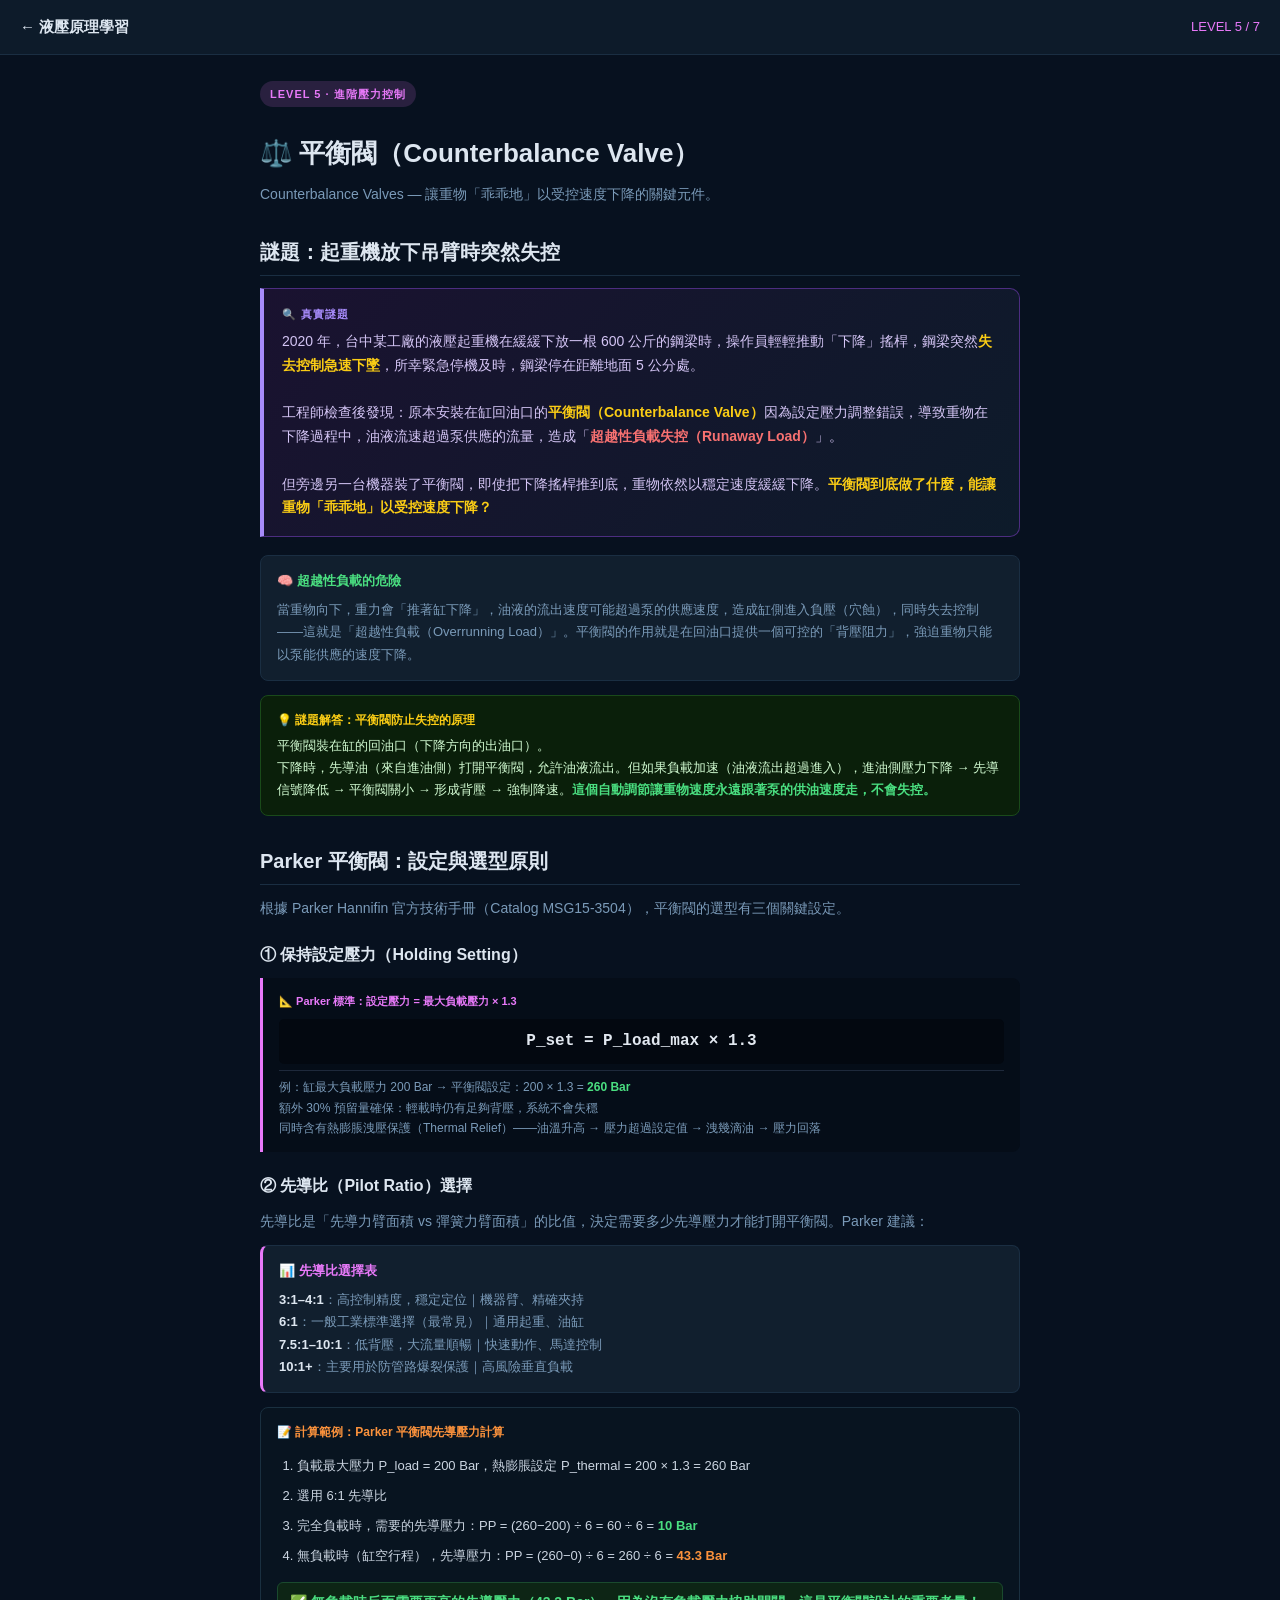
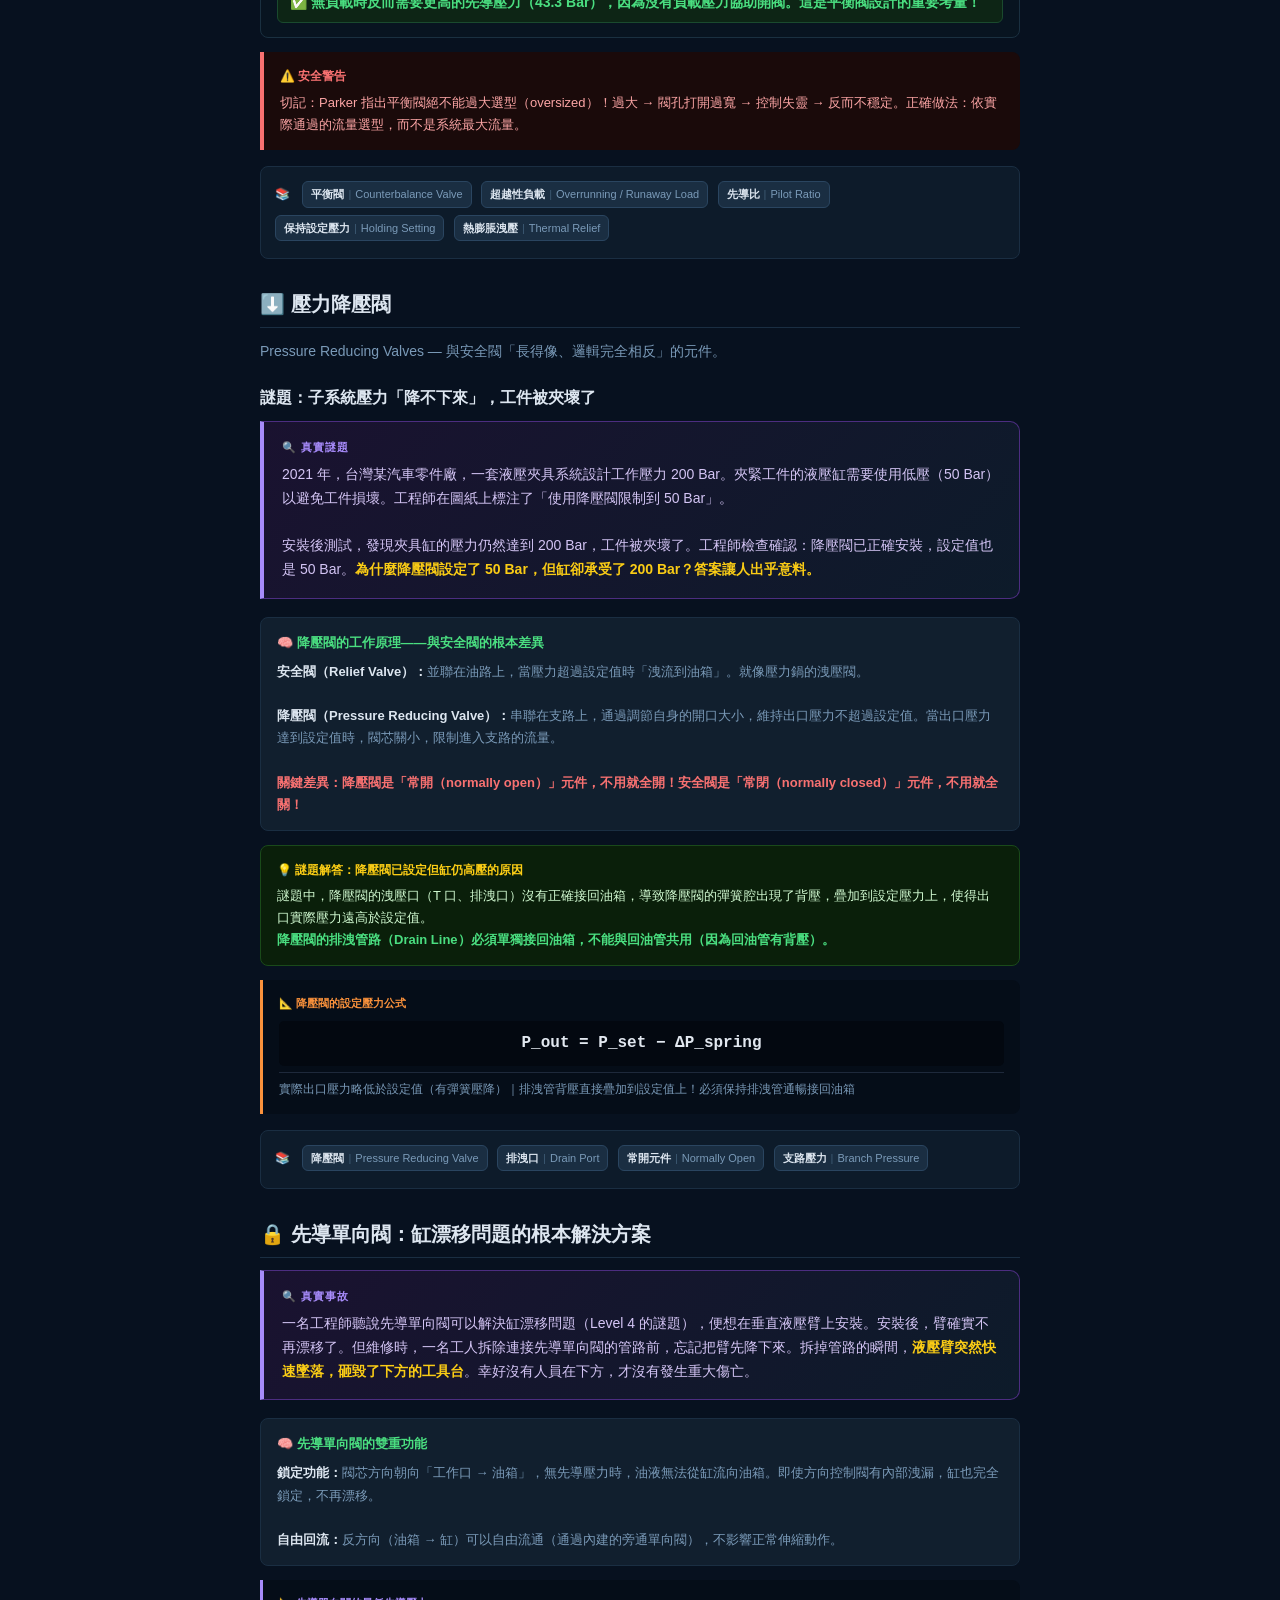
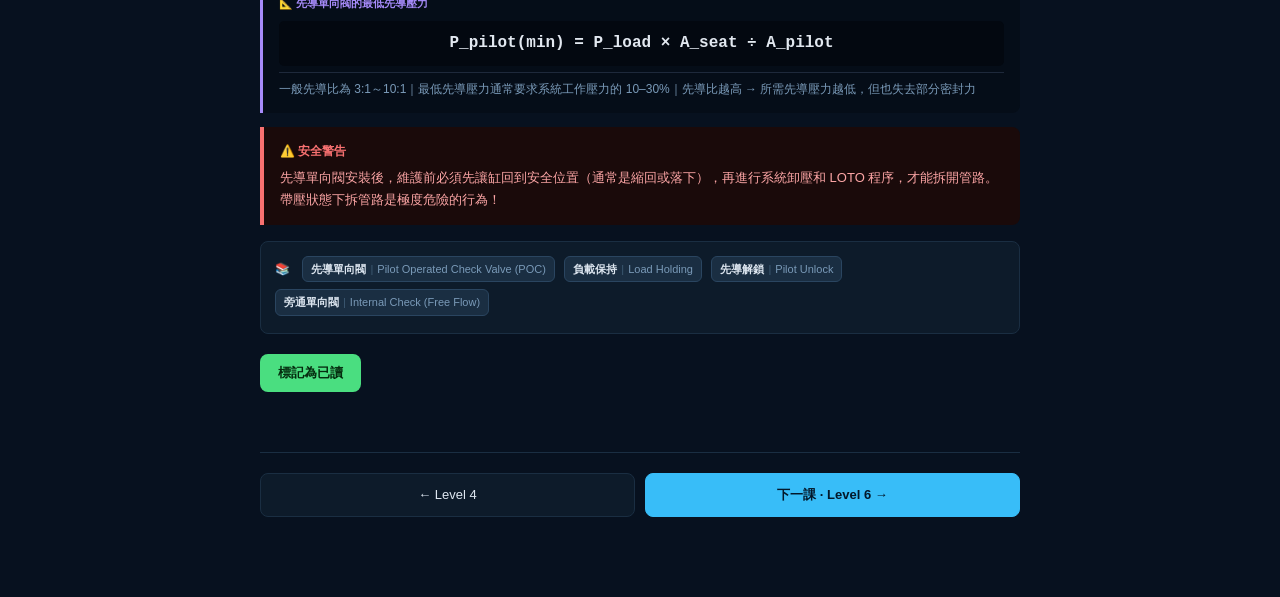
<file: lessons/level-5.html>
<!DOCTYPE html>
<html lang="zh-Hant">
<head>
  <meta charset="UTF-8">
  <meta name="viewport" content="width=device-width, initial-scale=1.0">
  <title>Level 5 · 進階壓力控制</title>
  <link rel="stylesheet" href="../assets/style.css">
</head>
<body>
  <nav class="topnav">
    <a href="../index.html" class="brand">← 液壓原理學習</a>
    <span class="home-link" style="color: var(--L5);">LEVEL 5 / 7</span>
  </nav>

  <main class="container">
    <span class="level-chip" style="background: rgba(232,121,249,0.15); color: var(--L5);">LEVEL 5 · 進階壓力控制</span>
    <h1>⚖️ 平衡閥（Counterbalance Valve）</h1>
    <p class="lead">Counterbalance Valves — 讓重物「乖乖地」以受控速度下降的關鍵元件。</p>

    <h2>謎題：起重機放下吊臂時突然失控</h2>
    <div class="mystery">
      <div class="label">🔍 真實謎題</div>
      <div class="body">
        2020 年，台中某工廠的液壓起重機在緩緩下放一根 600 公斤的鋼梁時，操作員輕輕推動「下降」搖桿，鋼梁突然<strong style="color: var(--ans);">失去控制急速下墜</strong>，所幸緊急停機及時，鋼梁停在距離地面 5 公分處。<br><br>
        工程師檢查後發現：原本安裝在缸回油口的<strong style="color: var(--ans);">平衡閥（Counterbalance Valve）</strong>因為設定壓力調整錯誤，導致重物在下降過程中，油液流速超過泵供應的流量，造成「<strong style="color: var(--warn);">超越性負載失控（Runaway Load）</strong>」。<br><br>
        但旁邊另一台機器裝了平衡閥，即使把下降搖桿推到底，重物依然以穩定速度緩緩下降。<strong style="color: var(--ans);">平衡閥到底做了什麼，能讓重物「乖乖地」以受控速度下降？</strong>
      </div>
    </div>

    <div class="key">
      <div class="title">🧠 超越性負載的危險</div>
      <div class="body">當重物向下，重力會「推著缸下降」，油液的流出速度可能超過泵的供應速度，造成缸側進入負壓（穴蝕），同時失去控制——這就是「超越性負載（Overrunning Load）」。平衡閥的作用就是在回油口提供一個可控的「背壓阻力」，強迫重物只能以泵能供應的速度下降。</div>
    </div>

    <div class="ans">
      <div class="title">💡 謎題解答：平衡閥防止失控的原理</div>
      <div class="body">平衡閥裝在缸的回油口（下降方向的出油口）。<br>下降時，先導油（來自進油側）打開平衡閥，允許油液流出。但如果負載加速（油液流出超過進入），進油側壓力下降 → 先導信號降低 → 平衡閥關小 → 形成背壓 → 強制降速。<strong style="color: var(--key);">這個自動調節讓重物速度永遠跟著泵的供油速度走，不會失控。</strong></div>
    </div>

    <h2>Parker 平衡閥：設定與選型原則</h2>
    <p>根據 Parker Hannifin 官方技術手冊（Catalog MSG15-3504），平衡閥的選型有三個關鍵設定。</p>

    <h3>① 保持設定壓力（Holding Setting）</h3>
    <div class="formula" style="border-left-color: var(--L5);">
      <div class="title" style="color: var(--L5);">📐 Parker 標準：設定壓力 = 最大負載壓力 × 1.3</div>
      <div class="expr">P_set = P_load_max × 1.3</div>
      <div class="note">例：缸最大負載壓力 200 Bar → 平衡閥設定：200 × 1.3 = <strong style="color: var(--key);">260 Bar</strong><br>額外 30% 預留量確保：輕載時仍有足夠背壓，系統不會失穩<br>同時含有熱膨脹洩壓保護（Thermal Relief）——油溫升高 → 壓力超過設定值 → 洩幾滴油 → 壓力回落</div>
    </div>

    <h3>② 先導比（Pilot Ratio）選擇</h3>
    <p>先導比是「先導力臂面積 vs 彈簧力臂面積」的比值，決定需要多少先導壓力才能打開平衡閥。Parker 建議：</p>
    <div class="key" style="border-left: 3px solid var(--L5);">
      <div class="title" style="color: var(--L5);">📊 先導比選擇表</div>
      <div class="body">
        <strong style="color: var(--text);">3:1–4:1</strong>：高控制精度，穩定定位｜機器臂、精確夾持<br>
        <strong style="color: var(--text);">6:1</strong>：一般工業標準選擇（最常見）｜通用起重、油缸<br>
        <strong style="color: var(--text);">7.5:1–10:1</strong>：低背壓，大流量順暢｜快速動作、馬達控制<br>
        <strong style="color: var(--text);">10:1+</strong>：主要用於防管路爆裂保護｜高風險垂直負載
      </div>
    </div>

    <div class="calc">
      <div class="title">📝 計算範例：Parker 平衡閥先導壓力計算</div>
      <ol>
        <li>負載最大壓力 P_load = 200 Bar，熱膨脹設定 P_thermal = 200 × 1.3 = 260 Bar</li>
        <li>選用 6:1 先導比</li>
        <li>完全負載時，需要的先導壓力：PP = (260−200) ÷ 6 = 60 ÷ 6 = <strong style="color: var(--key);">10 Bar</strong></li>
        <li>無負載時（缸空行程），先導壓力：PP = (260−0) ÷ 6 = 260 ÷ 6 = <strong style="color: var(--L4);">43.3 Bar</strong></li>
      </ol>
      <div class="result">✅ 無負載時反而需要更高的先導壓力（43.3 Bar），因為沒有負載壓力協助開閥。這是平衡閥設計的重要考量！</div>
    </div>

    <div class="warn">
      <div class="title">⚠️ 安全警告</div>
      <div class="body">切記：Parker 指出平衡閥絕不能過大選型（oversized）！過大 → 閥孔打開過寬 → 控制失靈 → 反而不穩定。正確做法：依實際通過的流量選型，而不是系統最大流量。</div>
    </div>

    <div class="terms">
      <span class="terms-label">📚</span>
      <span class="term-chip"><span class="zh">平衡閥</span><span class="sep">|</span><span class="en">Counterbalance Valve</span></span>
      <span class="term-chip"><span class="zh">超越性負載</span><span class="sep">|</span><span class="en">Overrunning / Runaway Load</span></span>
      <span class="term-chip"><span class="zh">先導比</span><span class="sep">|</span><span class="en">Pilot Ratio</span></span>
      <span class="term-chip"><span class="zh">保持設定壓力</span><span class="sep">|</span><span class="en">Holding Setting</span></span>
      <span class="term-chip"><span class="zh">熱膨脹洩壓</span><span class="sep">|</span><span class="en">Thermal Relief</span></span>
    </div>

    <h2>⬇️ 壓力降壓閥</h2>
    <p>Pressure Reducing Valves — 與安全閥「長得像、邏輯完全相反」的元件。</p>

    <h3>謎題：子系統壓力「降不下來」，工件被夾壞了</h3>
    <div class="mystery">
      <div class="label">🔍 真實謎題</div>
      <div class="body">
        2021 年，台灣某汽車零件廠，一套液壓夾具系統設計工作壓力 200 Bar。夾緊工件的液壓缸需要使用低壓（50 Bar）以避免工件損壞。工程師在圖紙上標注了「使用降壓閥限制到 50 Bar」。<br><br>
        安裝後測試，發現夾具缸的壓力仍然達到 200 Bar，工件被夾壞了。工程師檢查確認：降壓閥已正確安裝，設定值也是 50 Bar。<strong style="color: var(--ans);">為什麼降壓閥設定了 50 Bar，但缸卻承受了 200 Bar？答案讓人出乎意料。</strong>
      </div>
    </div>

    <div class="key">
      <div class="title">🧠 降壓閥的工作原理——與安全閥的根本差異</div>
      <div class="body">
        <strong style="color: var(--text);">安全閥（Relief Valve）：</strong>並聯在油路上，當壓力超過設定值時「洩流到油箱」。就像壓力鍋的洩壓閥。<br><br>
        <strong style="color: var(--text);">降壓閥（Pressure Reducing Valve）：</strong>串聯在支路上，通過調節自身的開口大小，維持出口壓力不超過設定值。當出口壓力達到設定值時，閥芯關小，限制進入支路的流量。<br><br>
        <strong style="color: var(--warn);">關鍵差異：降壓閥是「常開（normally open）」元件，不用就全開！安全閥是「常閉（normally closed）」元件，不用就全關！</strong>
      </div>
    </div>

    <div class="ans">
      <div class="title">💡 謎題解答：降壓閥已設定但缸仍高壓的原因</div>
      <div class="body">謎題中，降壓閥的洩壓口（T 口、排洩口）沒有正確接回油箱，導致降壓閥的彈簧腔出現了背壓，疊加到設定壓力上，使得出口實際壓力遠高於設定值。<br><strong style="color: var(--key);">降壓閥的排洩管路（Drain Line）必須單獨接回油箱，不能與回油管共用（因為回油管有背壓）。</strong></div>
    </div>

    <div class="formula" style="border-left-color: var(--L4);">
      <div class="title" style="color: var(--L4);">📐 降壓閥的設定壓力公式</div>
      <div class="expr">P_out = P_set − ΔP_spring</div>
      <div class="note">實際出口壓力略低於設定值（有彈簧壓降）｜排洩管背壓直接疊加到設定值上！必須保持排洩管通暢接回油箱</div>
    </div>

    <div class="terms">
      <span class="terms-label">📚</span>
      <span class="term-chip"><span class="zh">降壓閥</span><span class="sep">|</span><span class="en">Pressure Reducing Valve</span></span>
      <span class="term-chip"><span class="zh">排洩口</span><span class="sep">|</span><span class="en">Drain Port</span></span>
      <span class="term-chip"><span class="zh">常開元件</span><span class="sep">|</span><span class="en">Normally Open</span></span>
      <span class="term-chip"><span class="zh">支路壓力</span><span class="sep">|</span><span class="en">Branch Pressure</span></span>
    </div>

    <h2>🔒 先導單向閥：缸漂移問題的根本解決方案</h2>
    <div class="mystery">
      <div class="label">🔍 真實事故</div>
      <div class="body">
        一名工程師聽說先導單向閥可以解決缸漂移問題（Level 4 的謎題），便想在垂直液壓臂上安裝。安裝後，臂確實不再漂移了。但維修時，一名工人拆除連接先導單向閥的管路前，忘記把臂先降下來。拆掉管路的瞬間，<strong style="color: var(--ans);">液壓臂突然快速墜落，砸毀了下方的工具台</strong>。幸好沒有人員在下方，才沒有發生重大傷亡。
      </div>
    </div>

    <div class="key">
      <div class="title">🧠 先導單向閥的雙重功能</div>
      <div class="body">
        <strong style="color: var(--text);">鎖定功能：</strong>閥芯方向朝向「工作口 → 油箱」，無先導壓力時，油液無法從缸流向油箱。即使方向控制閥有內部洩漏，缸也完全鎖定，不再漂移。<br><br>
        <strong style="color: var(--text);">自由回流：</strong>反方向（油箱 → 缸）可以自由流通（通過內建的旁通單向閥），不影響正常伸縮動作。
      </div>
    </div>

    <div class="formula" style="border-left-color: var(--L2);">
      <div class="title" style="color: var(--L2);">📐 先導單向閥的最低先導壓力</div>
      <div class="expr">P_pilot(min) = P_load × A_seat ÷ A_pilot</div>
      <div class="note">一般先導比為 3:1～10:1｜最低先導壓力通常要求系統工作壓力的 10–30%｜先導比越高 → 所需先導壓力越低，但也失去部分密封力</div>
    </div>

    <div class="warn">
      <div class="title">⚠️ 安全警告</div>
      <div class="body">先導單向閥安裝後，維護前必須先讓缸回到安全位置（通常是縮回或落下），再進行系統卸壓和 LOTO 程序，才能拆開管路。帶壓狀態下拆管路是極度危險的行為！</div>
    </div>

    <div class="terms">
      <span class="terms-label">📚</span>
      <span class="term-chip"><span class="zh">先導單向閥</span><span class="sep">|</span><span class="en">Pilot Operated Check Valve (POC)</span></span>
      <span class="term-chip"><span class="zh">負載保持</span><span class="sep">|</span><span class="en">Load Holding</span></span>
      <span class="term-chip"><span class="zh">先導解鎖</span><span class="sep">|</span><span class="en">Pilot Unlock</span></span>
      <span class="term-chip"><span class="zh">旁通單向閥</span><span class="sep">|</span><span class="en">Internal Check (Free Flow)</span></span>
    </div>

    <button class="read-btn" data-level="5">標記為已讀</button>

    <nav class="lesson-nav">
      <a href="level-4.html">← Level 4</a>
      <a href="level-6.html" class="next">下一課 · Level 6 →</a>
    </nav>
  </main>

  <script src="../assets/progress.js"></script>
</body>
</html>
</file>
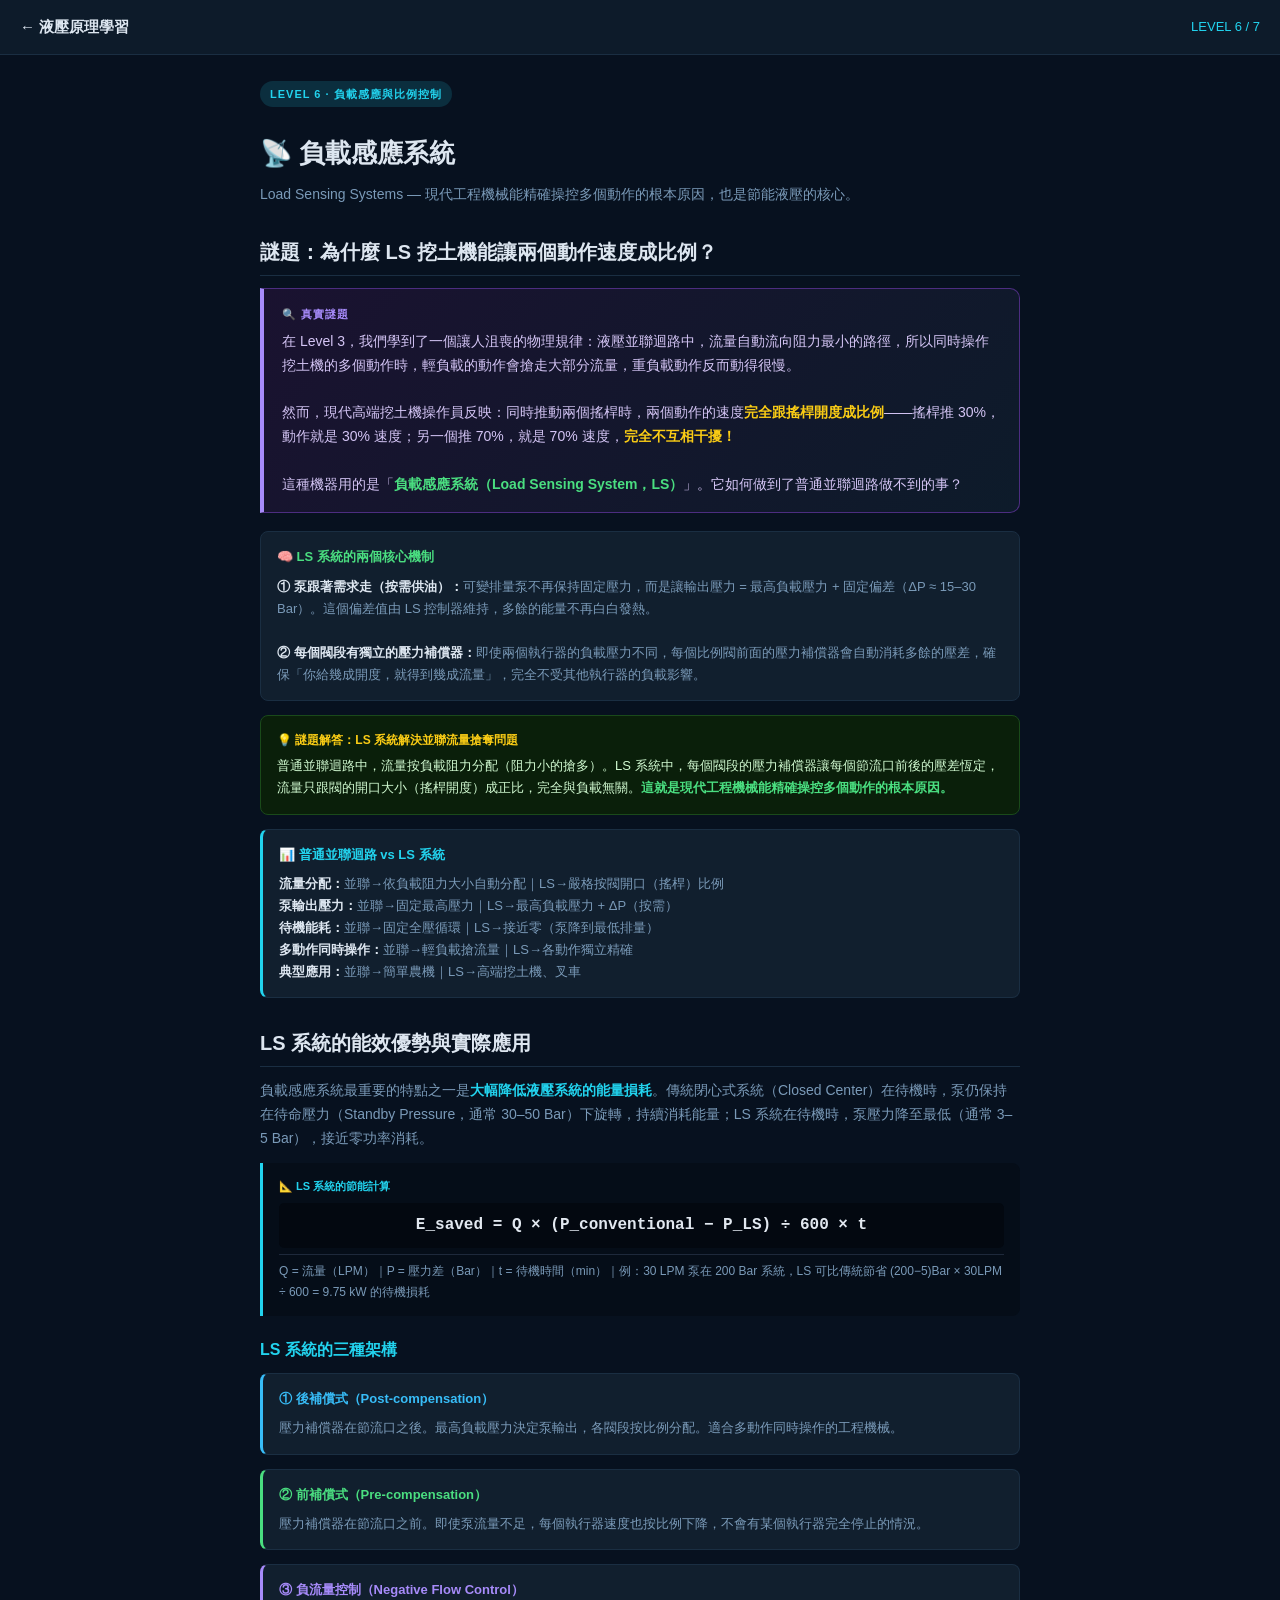
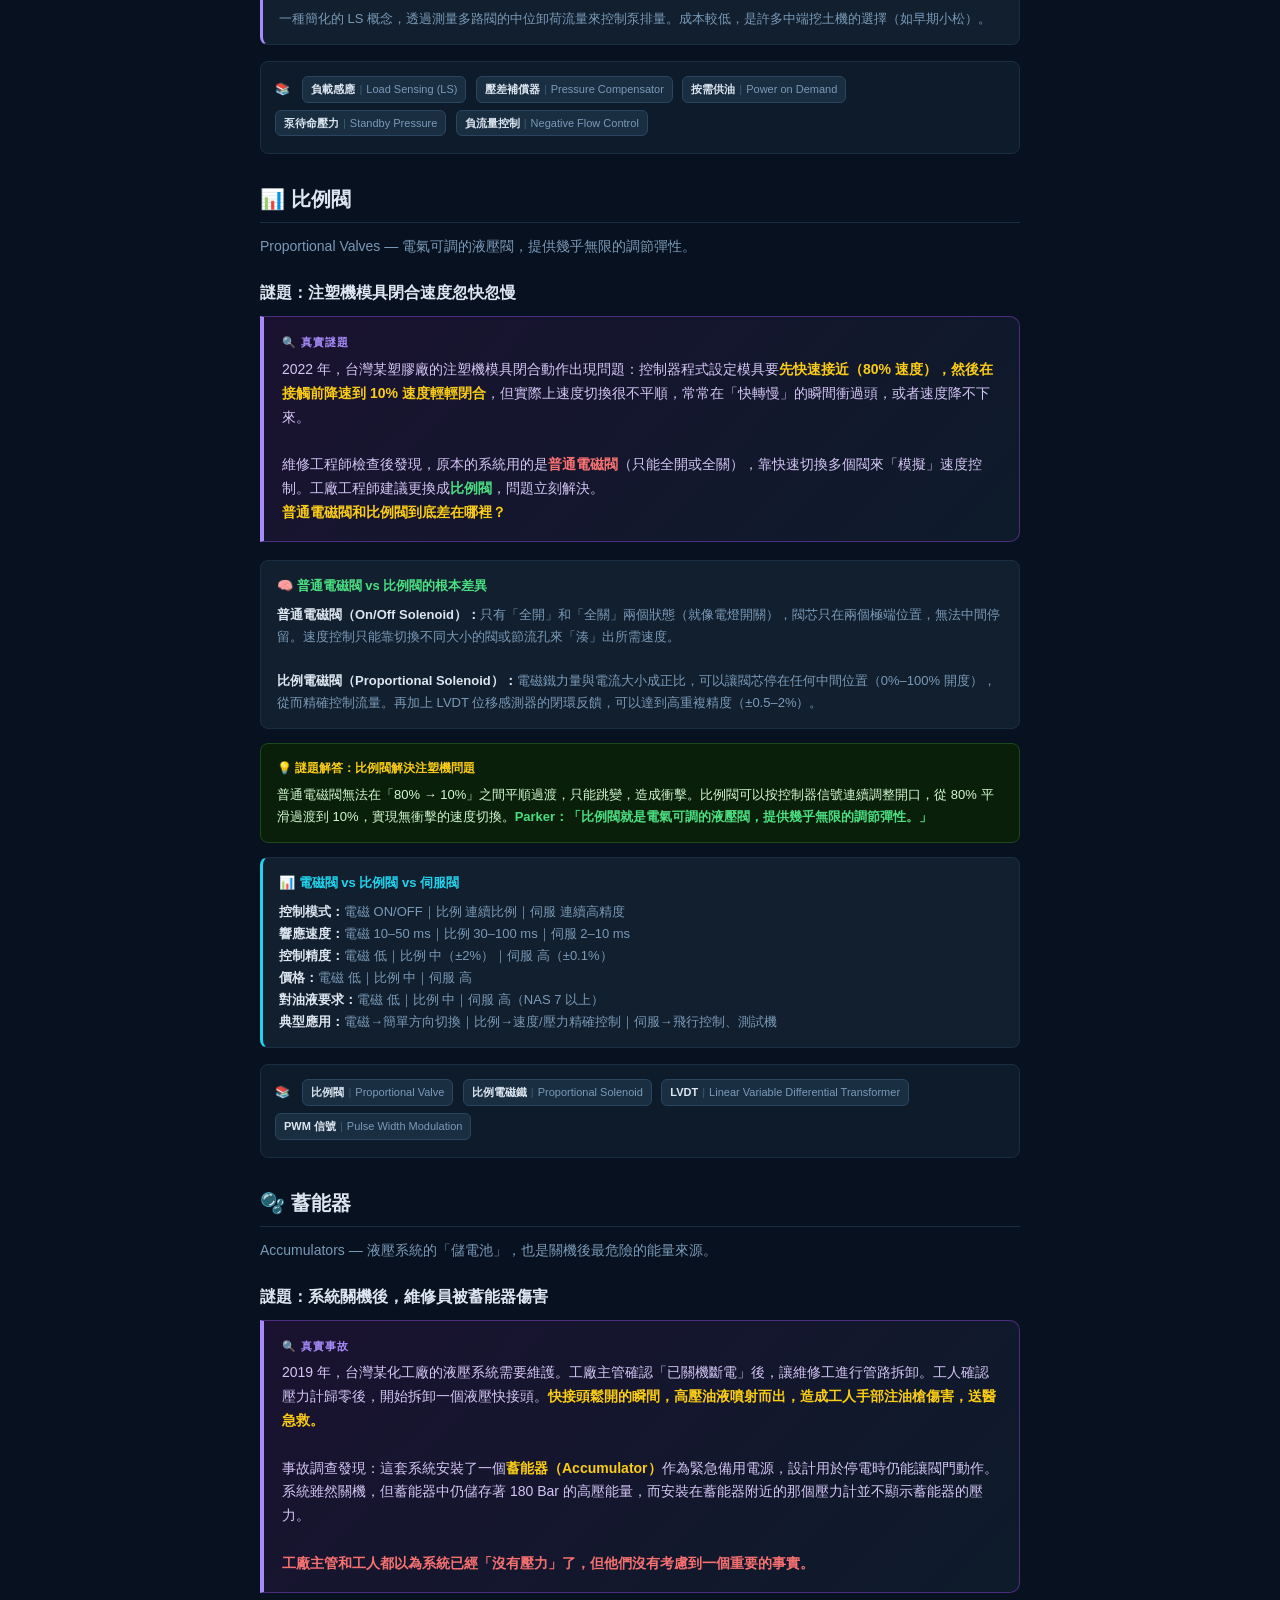
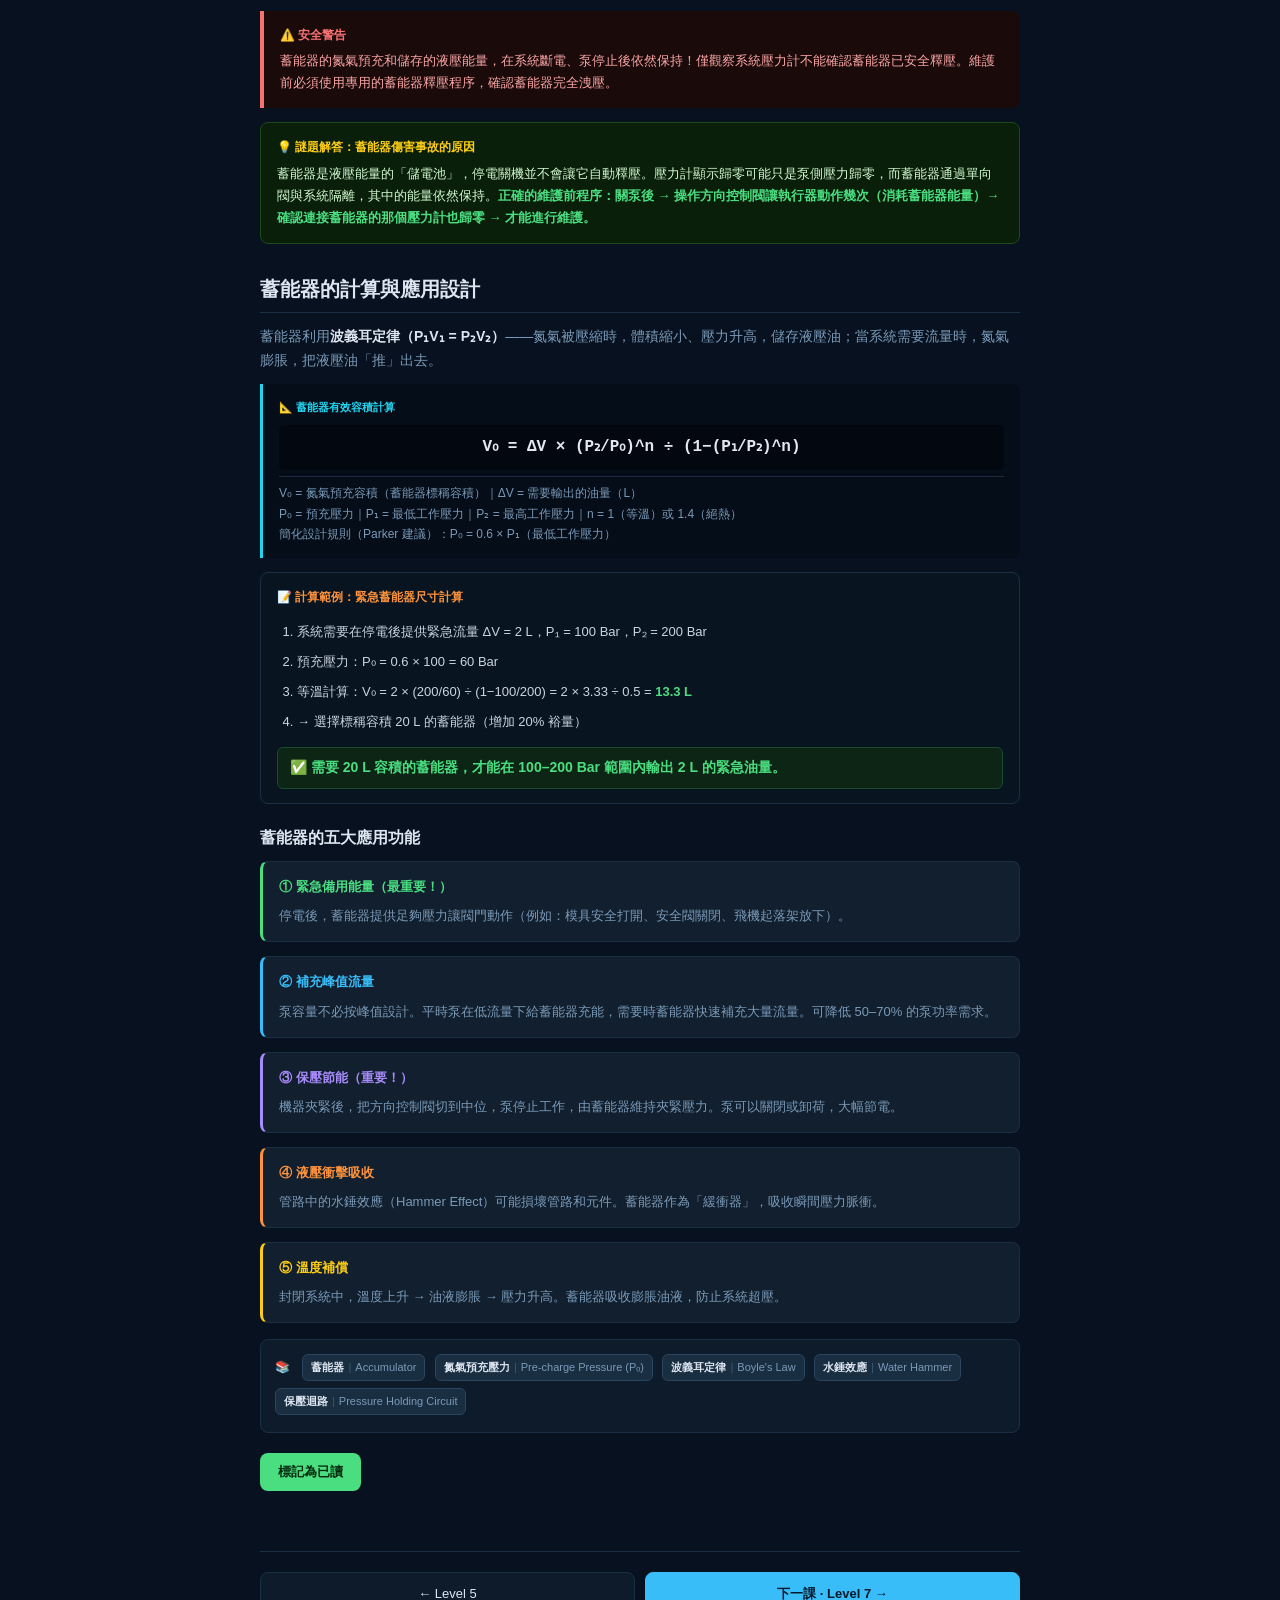
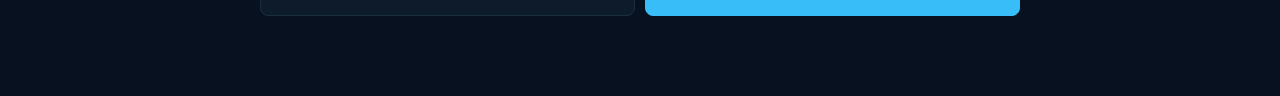
<file: lessons/level-6.html>
<!DOCTYPE html>
<html lang="zh-Hant">
<head>
  <meta charset="UTF-8">
  <meta name="viewport" content="width=device-width, initial-scale=1.0">
  <title>Level 6 · 負載感應與比例控制</title>
  <link rel="stylesheet" href="../assets/style.css">
</head>
<body>
  <nav class="topnav">
    <a href="../index.html" class="brand">← 液壓原理學習</a>
    <span class="home-link" style="color: var(--L6);">LEVEL 6 / 7</span>
  </nav>

  <main class="container">
    <span class="level-chip" style="background: rgba(34,211,238,0.15); color: var(--L6);">LEVEL 6 · 負載感應與比例控制</span>
    <h1>📡 負載感應系統</h1>
    <p class="lead">Load Sensing Systems — 現代工程機械能精確操控多個動作的根本原因，也是節能液壓的核心。</p>

    <h2>謎題：為什麼 LS 挖土機能讓兩個動作速度成比例？</h2>
    <div class="mystery">
      <div class="label">🔍 真實謎題</div>
      <div class="body">
        在 Level 3，我們學到了一個讓人沮喪的物理規律：液壓並聯迴路中，流量自動流向阻力最小的路徑，所以同時操作挖土機的多個動作時，輕負載的動作會搶走大部分流量，重負載動作反而動得很慢。<br><br>
        然而，現代高端挖土機操作員反映：同時推動兩個搖桿時，兩個動作的速度<strong style="color: var(--ans);">完全跟搖桿開度成比例</strong>——搖桿推 30%，動作就是 30% 速度；另一個推 70%，就是 70% 速度，<strong style="color: var(--ans);">完全不互相干擾！</strong><br><br>
        這種機器用的是「<strong style="color: var(--key);">負載感應系統（Load Sensing System，LS）</strong>」。它如何做到了普通並聯迴路做不到的事？
      </div>
    </div>

    <div class="key">
      <div class="title">🧠 LS 系統的兩個核心機制</div>
      <div class="body">
        <strong style="color: var(--text);">① 泵跟著需求走（按需供油）：</strong>可變排量泵不再保持固定壓力，而是讓輸出壓力 = 最高負載壓力 + 固定偏差（ΔP ≈ 15–30 Bar）。這個偏差值由 LS 控制器維持，多餘的能量不再白白發熱。<br><br>
        <strong style="color: var(--text);">② 每個閥段有獨立的壓力補償器：</strong>即使兩個執行器的負載壓力不同，每個比例閥前面的壓力補償器會自動消耗多餘的壓差，確保「你給幾成開度，就得到幾成流量」，完全不受其他執行器的負載影響。
      </div>
    </div>

    <div class="ans">
      <div class="title">💡 謎題解答：LS 系統解決並聯流量搶奪問題</div>
      <div class="body">普通並聯迴路中，流量按負載阻力分配（阻力小的搶多）。LS 系統中，每個閥段的壓力補償器讓每個節流口前後的壓差恆定，流量只跟閥的開口大小（搖桿開度）成正比，完全與負載無關。<strong style="color: var(--key);">這就是現代工程機械能精確操控多個動作的根本原因。</strong></div>
    </div>

    <div class="key" style="border-left: 3px solid var(--L6);">
      <div class="title" style="color: var(--L6);">📊 普通並聯迴路 vs LS 系統</div>
      <div class="body">
        <strong style="color: var(--text);">流量分配：</strong>並聯→依負載阻力大小自動分配｜LS→嚴格按閥開口（搖桿）比例<br>
        <strong style="color: var(--text);">泵輸出壓力：</strong>並聯→固定最高壓力｜LS→最高負載壓力 + ΔP（按需）<br>
        <strong style="color: var(--text);">待機能耗：</strong>並聯→固定全壓循環｜LS→接近零（泵降到最低排量）<br>
        <strong style="color: var(--text);">多動作同時操作：</strong>並聯→輕負載搶流量｜LS→各動作獨立精確<br>
        <strong style="color: var(--text);">典型應用：</strong>並聯→簡單農機｜LS→高端挖土機、叉車
      </div>
    </div>

    <h2>LS 系統的能效優勢與實際應用</h2>
    <p>負載感應系統最重要的特點之一是<strong style="color: var(--L6);">大幅降低液壓系統的能量損耗</strong>。傳統閉心式系統（Closed Center）在待機時，泵仍保持在待命壓力（Standby Pressure，通常 30–50 Bar）下旋轉，持續消耗能量；LS 系統在待機時，泵壓力降至最低（通常 3–5 Bar），接近零功率消耗。</p>

    <div class="formula" style="border-left-color: var(--L6);">
      <div class="title" style="color: var(--L6);">📐 LS 系統的節能計算</div>
      <div class="expr">E_saved = Q × (P_conventional − P_LS) ÷ 600 × t</div>
      <div class="note">Q = 流量（LPM）｜P = 壓力差（Bar）｜t = 待機時間（min）｜例：30 LPM 泵在 200 Bar 系統，LS 可比傳統節省 (200−5)Bar × 30LPM ÷ 600 = 9.75 kW 的待機損耗</div>
    </div>

    <h3 style="color: var(--L6);">LS 系統的三種架構</h3>
    <div class="key" style="border-left: 3px solid var(--L1);">
      <div class="title" style="color: var(--L1);">① 後補償式（Post-compensation）</div>
      <div class="body">壓力補償器在節流口之後。最高負載壓力決定泵輸出，各閥段按比例分配。適合多動作同時操作的工程機械。</div>
    </div>
    <div class="key" style="border-left: 3px solid var(--key);">
      <div class="title" style="color: var(--key);">② 前補償式（Pre-compensation）</div>
      <div class="body">壓力補償器在節流口之前。即使泵流量不足，每個執行器速度也按比例下降，不會有某個執行器完全停止的情況。</div>
    </div>
    <div class="key" style="border-left: 3px solid var(--L2);">
      <div class="title" style="color: var(--L2);">③ 負流量控制（Negative Flow Control）</div>
      <div class="body">一種簡化的 LS 概念，透過測量多路閥的中位卸荷流量來控制泵排量。成本較低，是許多中端挖土機的選擇（如早期小松）。</div>
    </div>

    <div class="terms">
      <span class="terms-label">📚</span>
      <span class="term-chip"><span class="zh">負載感應</span><span class="sep">|</span><span class="en">Load Sensing (LS)</span></span>
      <span class="term-chip"><span class="zh">壓差補償器</span><span class="sep">|</span><span class="en">Pressure Compensator</span></span>
      <span class="term-chip"><span class="zh">按需供油</span><span class="sep">|</span><span class="en">Power on Demand</span></span>
      <span class="term-chip"><span class="zh">泵待命壓力</span><span class="sep">|</span><span class="en">Standby Pressure</span></span>
      <span class="term-chip"><span class="zh">負流量控制</span><span class="sep">|</span><span class="en">Negative Flow Control</span></span>
    </div>

    <h2>📊 比例閥</h2>
    <p>Proportional Valves — 電氣可調的液壓閥，提供幾乎無限的調節彈性。</p>

    <h3>謎題：注塑機模具閉合速度忽快忽慢</h3>
    <div class="mystery">
      <div class="label">🔍 真實謎題</div>
      <div class="body">
        2022 年，台灣某塑膠廠的注塑機模具閉合動作出現問題：控制器程式設定模具要<strong style="color: var(--ans);">先快速接近（80% 速度），然後在接觸前降速到 10% 速度輕輕閉合</strong>，但實際上速度切換很不平順，常常在「快轉慢」的瞬間衝過頭，或者速度降不下來。<br><br>
        維修工程師檢查後發現，原本的系統用的是<strong style="color: var(--warn);">普通電磁閥</strong>（只能全開或全關），靠快速切換多個閥來「模擬」速度控制。工廠工程師建議更換成<strong style="color: var(--key);">比例閥</strong>，問題立刻解決。<br>
        <strong style="color: var(--ans);">普通電磁閥和比例閥到底差在哪裡？</strong>
      </div>
    </div>

    <div class="key">
      <div class="title">🧠 普通電磁閥 vs 比例閥的根本差異</div>
      <div class="body">
        <strong style="color: var(--text);">普通電磁閥（On/Off Solenoid）：</strong>只有「全開」和「全關」兩個狀態（就像電燈開關），閥芯只在兩個極端位置，無法中間停留。速度控制只能靠切換不同大小的閥或節流孔來「湊」出所需速度。<br><br>
        <strong style="color: var(--text);">比例電磁閥（Proportional Solenoid）：</strong>電磁鐵力量與電流大小成正比，可以讓閥芯停在任何中間位置（0%–100% 開度），從而精確控制流量。再加上 LVDT 位移感測器的閉環反饋，可以達到高重複精度（±0.5–2%）。
      </div>
    </div>

    <div class="ans">
      <div class="title">💡 謎題解答：比例閥解決注塑機問題</div>
      <div class="body">普通電磁閥無法在「80% → 10%」之間平順過渡，只能跳變，造成衝擊。比例閥可以按控制器信號連續調整開口，從 80% 平滑過渡到 10%，實現無衝擊的速度切換。<strong style="color: var(--key);">Parker：「比例閥就是電氣可調的液壓閥，提供幾乎無限的調節彈性。」</strong></div>
    </div>

    <div class="key" style="border-left: 3px solid var(--L6);">
      <div class="title" style="color: var(--L6);">📊 電磁閥 vs 比例閥 vs 伺服閥</div>
      <div class="body">
        <strong style="color: var(--text);">控制模式：</strong>電磁 ON/OFF｜比例 連續比例｜伺服 連續高精度<br>
        <strong style="color: var(--text);">響應速度：</strong>電磁 10–50 ms｜比例 30–100 ms｜伺服 2–10 ms<br>
        <strong style="color: var(--text);">控制精度：</strong>電磁 低｜比例 中（±2%）｜伺服 高（±0.1%）<br>
        <strong style="color: var(--text);">價格：</strong>電磁 低｜比例 中｜伺服 高<br>
        <strong style="color: var(--text);">對油液要求：</strong>電磁 低｜比例 中｜伺服 高（NAS 7 以上）<br>
        <strong style="color: var(--text);">典型應用：</strong>電磁→簡單方向切換｜比例→速度/壓力精確控制｜伺服→飛行控制、測試機
      </div>
    </div>

    <div class="terms">
      <span class="terms-label">📚</span>
      <span class="term-chip"><span class="zh">比例閥</span><span class="sep">|</span><span class="en">Proportional Valve</span></span>
      <span class="term-chip"><span class="zh">比例電磁鐵</span><span class="sep">|</span><span class="en">Proportional Solenoid</span></span>
      <span class="term-chip"><span class="zh">LVDT</span><span class="sep">|</span><span class="en">Linear Variable Differential Transformer</span></span>
      <span class="term-chip"><span class="zh">PWM 信號</span><span class="sep">|</span><span class="en">Pulse Width Modulation</span></span>
    </div>

    <h2>🫧 蓄能器</h2>
    <p>Accumulators — 液壓系統的「儲電池」，也是關機後最危險的能量來源。</p>

    <h3>謎題：系統關機後，維修員被蓄能器傷害</h3>
    <div class="mystery">
      <div class="label">🔍 真實事故</div>
      <div class="body">
        2019 年，台灣某化工廠的液壓系統需要維護。工廠主管確認「已關機斷電」後，讓維修工進行管路拆卸。工人確認壓力計歸零後，開始拆卸一個液壓快接頭。<strong style="color: var(--ans);">快接頭鬆開的瞬間，高壓油液噴射而出，造成工人手部注油槍傷害，送醫急救。</strong><br><br>
        事故調查發現：這套系統安裝了一個<strong style="color: var(--ans);">蓄能器（Accumulator）</strong>作為緊急備用電源，設計用於停電時仍能讓閥門動作。系統雖然關機，但蓄能器中仍儲存著 180 Bar 的高壓能量，而安裝在蓄能器附近的那個壓力計並不顯示蓄能器的壓力。<br><br>
        <strong style="color: var(--warn);">工廠主管和工人都以為系統已經「沒有壓力」了，但他們沒有考慮到一個重要的事實。</strong>
      </div>
    </div>

    <div class="warn">
      <div class="title">⚠️ 安全警告</div>
      <div class="body">蓄能器的氮氣預充和儲存的液壓能量，在系統斷電、泵停止後依然保持！僅觀察系統壓力計不能確認蓄能器已安全釋壓。維護前必須使用專用的蓄能器釋壓程序，確認蓄能器完全洩壓。</div>
    </div>

    <div class="ans">
      <div class="title">💡 謎題解答：蓄能器傷害事故的原因</div>
      <div class="body">蓄能器是液壓能量的「儲電池」，停電關機並不會讓它自動釋壓。壓力計顯示歸零可能只是泵側壓力歸零，而蓄能器通過單向閥與系統隔離，其中的能量依然保持。<strong style="color: var(--key);">正確的維護前程序：關泵後 → 操作方向控制閥讓執行器動作幾次（消耗蓄能器能量）→ 確認連接蓄能器的那個壓力計也歸零 → 才能進行維護。</strong></div>
    </div>

    <h2>蓄能器的計算與應用設計</h2>
    <p>蓄能器利用<strong style="color: var(--text);">波義耳定律（P₁V₁ = P₂V₂）</strong>——氮氣被壓縮時，體積縮小、壓力升高，儲存液壓油；當系統需要流量時，氮氣膨脹，把液壓油「推」出去。</p>

    <div class="formula" style="border-left-color: var(--L6);">
      <div class="title" style="color: var(--L6);">📐 蓄能器有效容積計算</div>
      <div class="expr">V₀ = ΔV × (P₂/P₀)^n ÷ (1−(P₁/P₂)^n)</div>
      <div class="note">V₀ = 氮氣預充容積（蓄能器標稱容積）｜ΔV = 需要輸出的油量（L）<br>P₀ = 預充壓力｜P₁ = 最低工作壓力｜P₂ = 最高工作壓力｜n = 1（等溫）或 1.4（絕熱）<br>簡化設計規則（Parker 建議）：P₀ = 0.6 × P₁（最低工作壓力）</div>
    </div>

    <div class="calc">
      <div class="title">📝 計算範例：緊急蓄能器尺寸計算</div>
      <ol>
        <li>系統需要在停電後提供緊急流量 ΔV = 2 L，P₁ = 100 Bar，P₂ = 200 Bar</li>
        <li>預充壓力：P₀ = 0.6 × 100 = 60 Bar</li>
        <li>等溫計算：V₀ = 2 × (200/60) ÷ (1−100/200) = 2 × 3.33 ÷ 0.5 = <strong style="color: var(--key);">13.3 L</strong></li>
        <li>→ 選擇標稱容積 20 L 的蓄能器（增加 20% 裕量）</li>
      </ol>
      <div class="result">✅ 需要 20 L 容積的蓄能器，才能在 100–200 Bar 範圍內輸出 2 L 的緊急油量。</div>
    </div>

    <h3>蓄能器的五大應用功能</h3>
    <div class="key" style="border-left: 3px solid var(--key);">
      <div class="title" style="color: var(--key);">① 緊急備用能量（最重要！）</div>
      <div class="body">停電後，蓄能器提供足夠壓力讓閥門動作（例如：模具安全打開、安全閥關閉、飛機起落架放下）。</div>
    </div>
    <div class="key" style="border-left: 3px solid var(--L1);">
      <div class="title" style="color: var(--L1);">② 補充峰值流量</div>
      <div class="body">泵容量不必按峰值設計。平時泵在低流量下給蓄能器充能，需要時蓄能器快速補充大量流量。可降低 50–70% 的泵功率需求。</div>
    </div>
    <div class="key" style="border-left: 3px solid var(--L2);">
      <div class="title" style="color: var(--L2);">③ 保壓節能（重要！）</div>
      <div class="body">機器夾緊後，把方向控制閥切到中位，泵停止工作，由蓄能器維持夾緊壓力。泵可以關閉或卸荷，大幅節電。</div>
    </div>
    <div class="key" style="border-left: 3px solid var(--L4);">
      <div class="title" style="color: var(--L4);">④ 液壓衝擊吸收</div>
      <div class="body">管路中的水錘效應（Hammer Effect）可能損壞管路和元件。蓄能器作為「緩衝器」，吸收瞬間壓力脈衝。</div>
    </div>
    <div class="key" style="border-left: 3px solid var(--ans);">
      <div class="title" style="color: var(--ans);">⑤ 溫度補償</div>
      <div class="body">封閉系統中，溫度上升 → 油液膨脹 → 壓力升高。蓄能器吸收膨脹油液，防止系統超壓。</div>
    </div>

    <div class="terms">
      <span class="terms-label">📚</span>
      <span class="term-chip"><span class="zh">蓄能器</span><span class="sep">|</span><span class="en">Accumulator</span></span>
      <span class="term-chip"><span class="zh">氮氣預充壓力</span><span class="sep">|</span><span class="en">Pre-charge Pressure (P₀)</span></span>
      <span class="term-chip"><span class="zh">波義耳定律</span><span class="sep">|</span><span class="en">Boyle's Law</span></span>
      <span class="term-chip"><span class="zh">水錘效應</span><span class="sep">|</span><span class="en">Water Hammer</span></span>
      <span class="term-chip"><span class="zh">保壓迴路</span><span class="sep">|</span><span class="en">Pressure Holding Circuit</span></span>
    </div>

    <button class="read-btn" data-level="6">標記為已讀</button>

    <nav class="lesson-nav">
      <a href="level-5.html">← Level 5</a>
      <a href="level-7.html" class="next">下一課 · Level 7 →</a>
    </nav>
  </main>

  <script src="../assets/progress.js"></script>
</body>
</html>
</file>
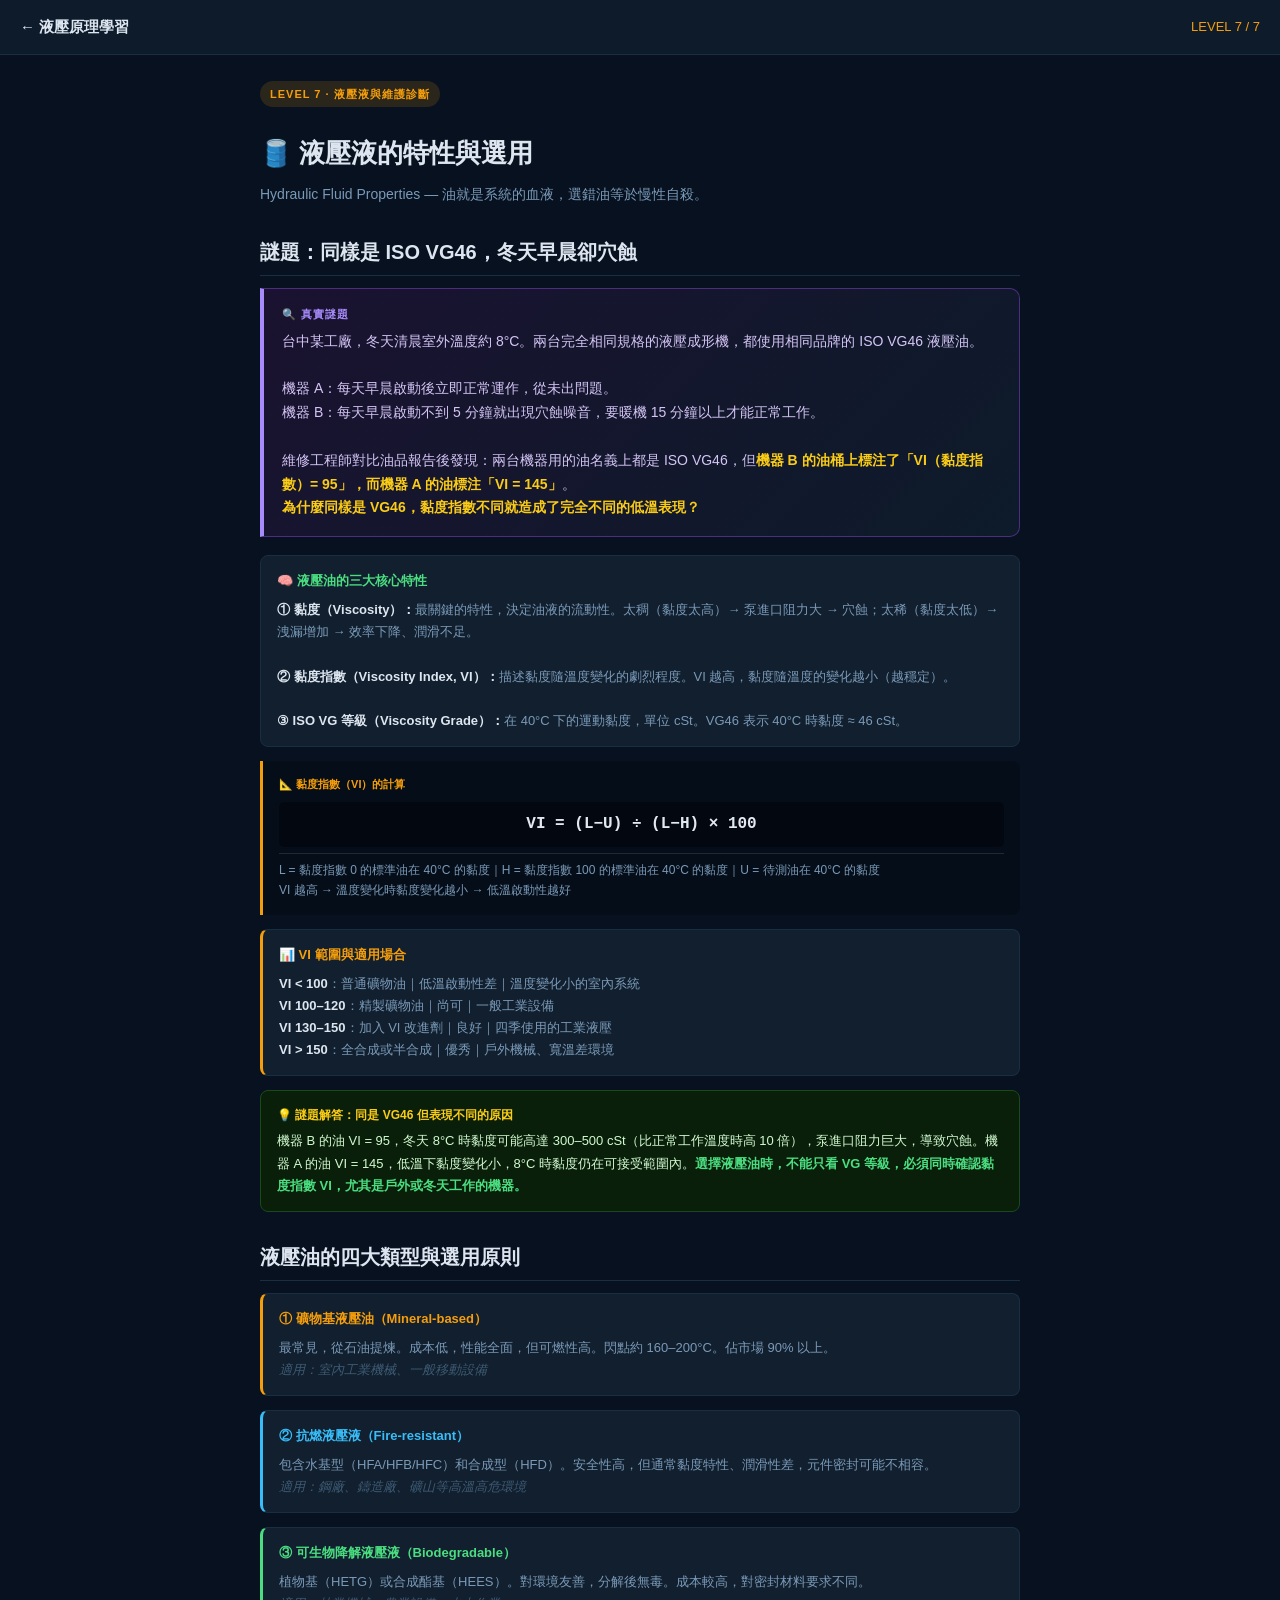
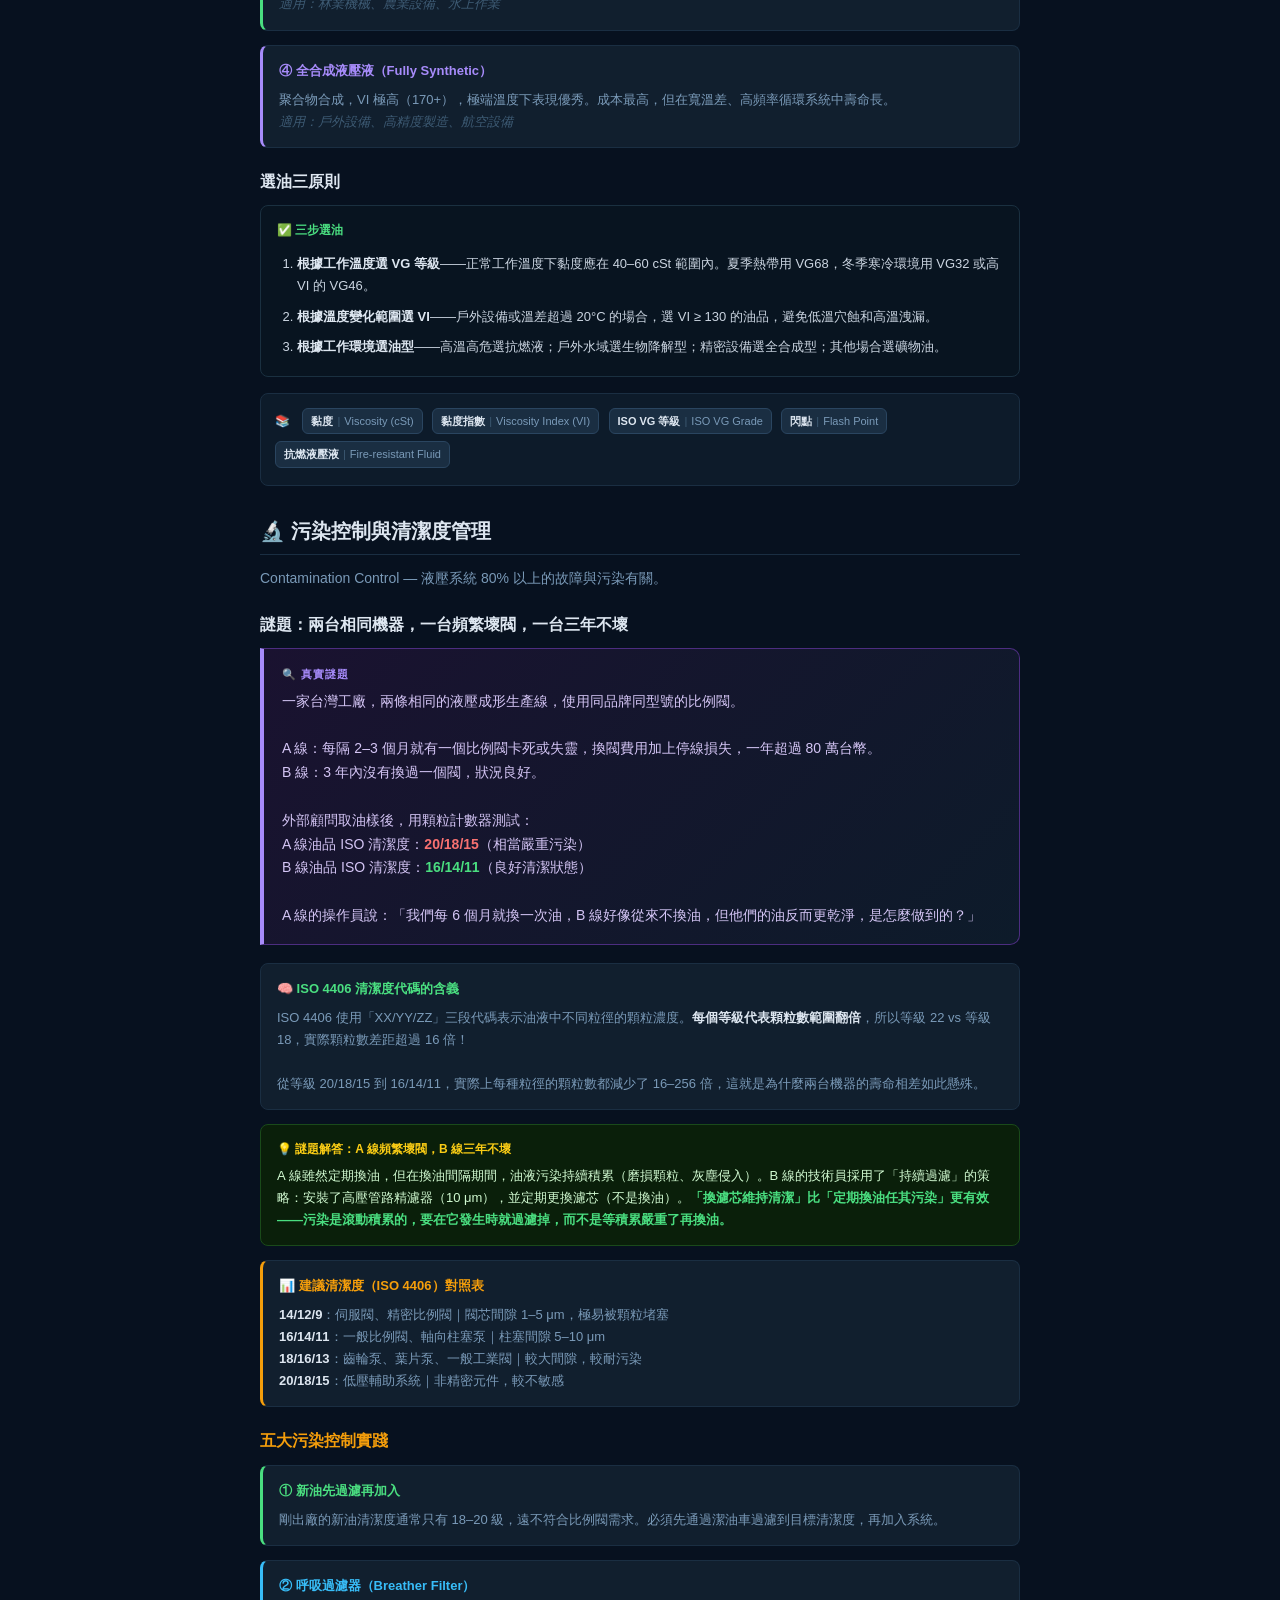
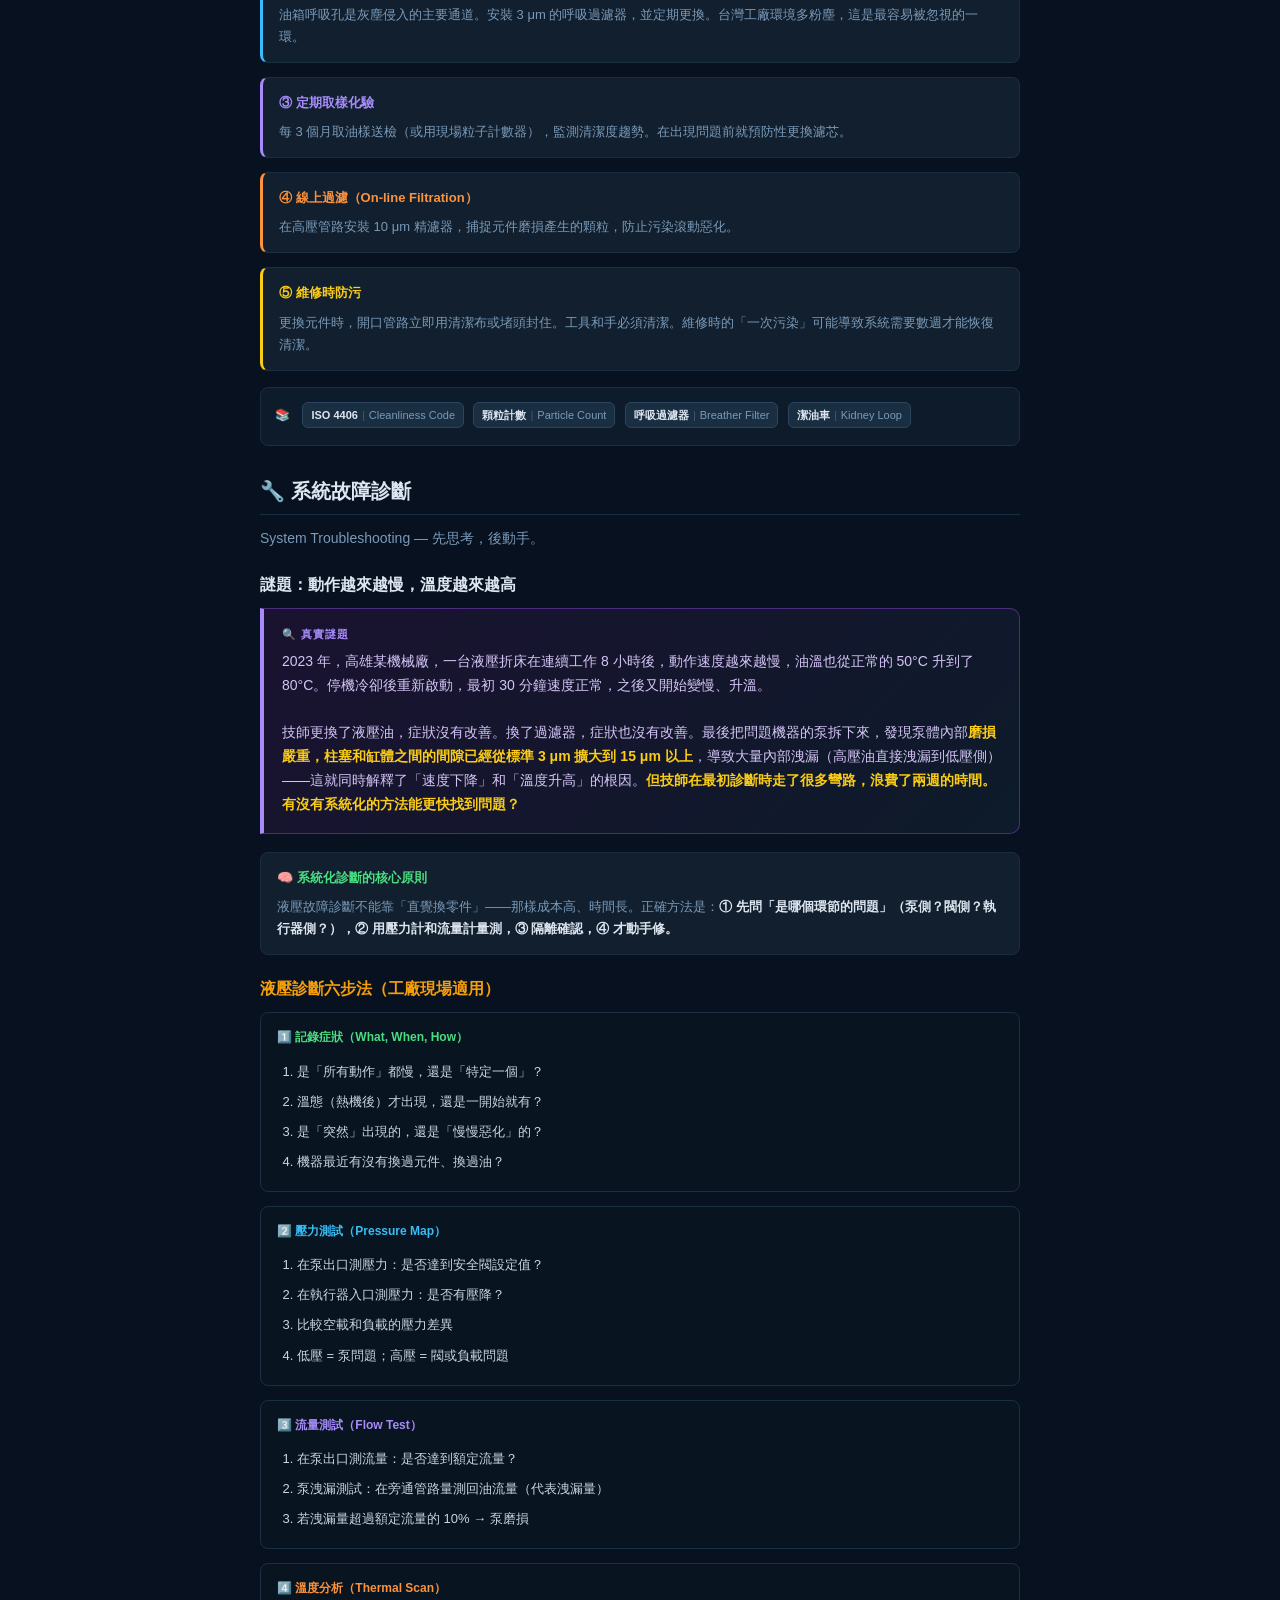
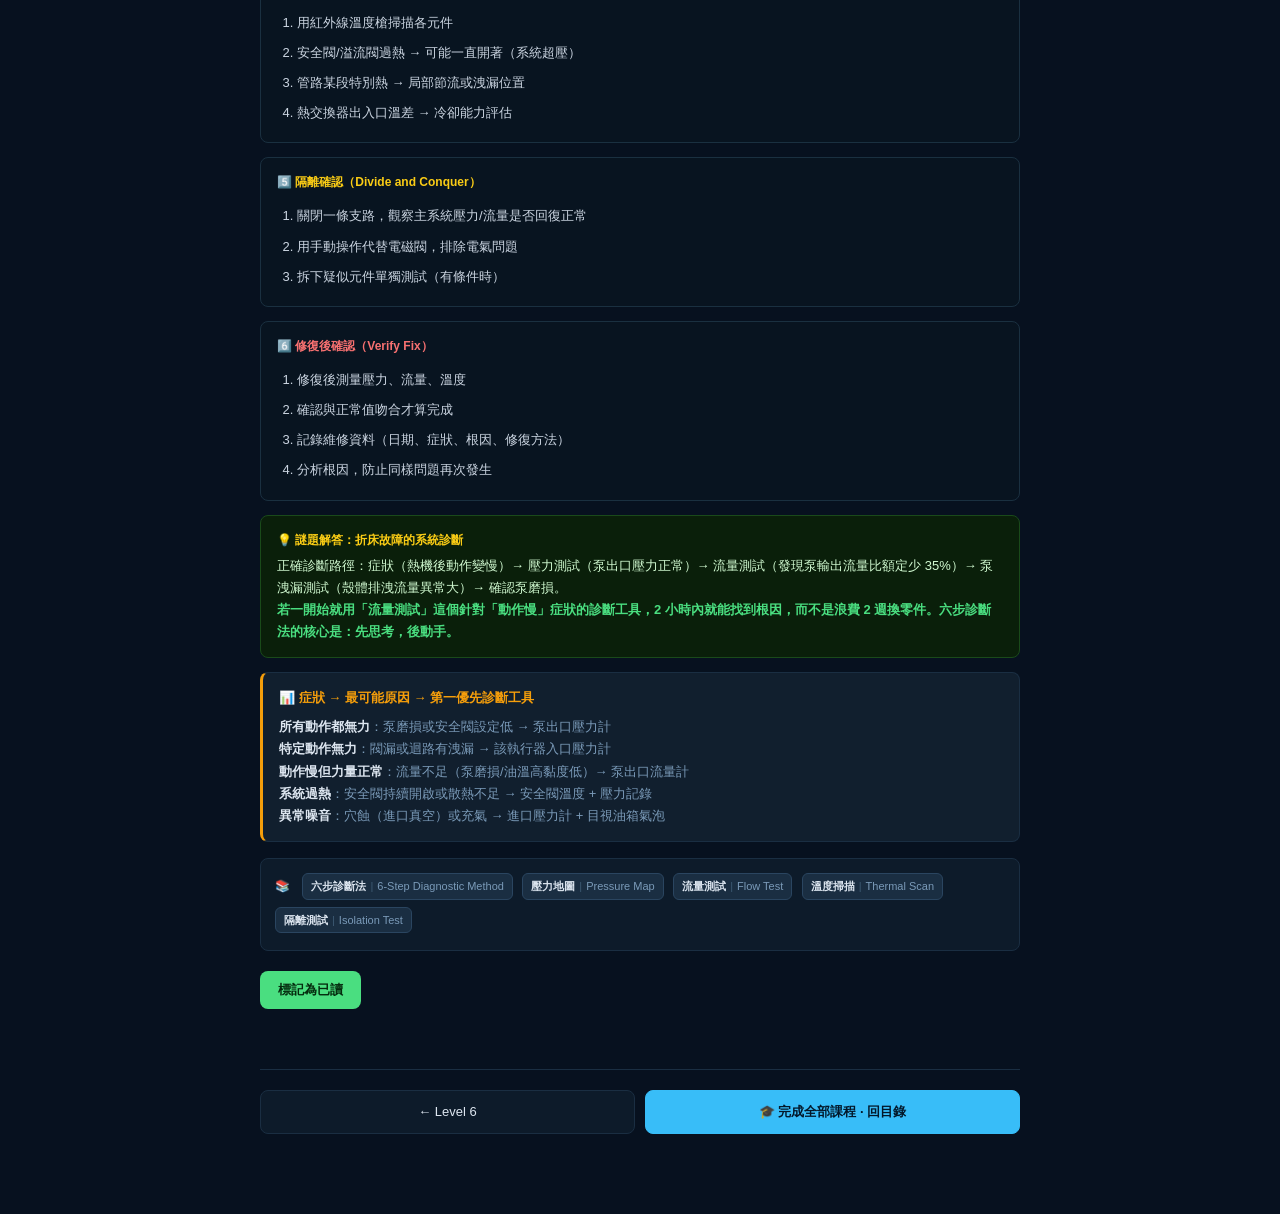
<file: lessons/level-7.html>
<!DOCTYPE html>
<html lang="zh-Hant">
<head>
  <meta charset="UTF-8">
  <meta name="viewport" content="width=device-width, initial-scale=1.0">
  <title>Level 7 · 液壓液與維護診斷</title>
  <link rel="stylesheet" href="../assets/style.css">
</head>
<body>
  <nav class="topnav">
    <a href="../index.html" class="brand">← 液壓原理學習</a>
    <span class="home-link" style="color: var(--L7);">LEVEL 7 / 7</span>
  </nav>

  <main class="container">
    <span class="level-chip" style="background: rgba(245,158,11,0.15); color: var(--L7);">LEVEL 7 · 液壓液與維護診斷</span>
    <h1>🛢️ 液壓液的特性與選用</h1>
    <p class="lead">Hydraulic Fluid Properties — 油就是系統的血液，選錯油等於慢性自殺。</p>

    <h2>謎題：同樣是 ISO VG46，冬天早晨卻穴蝕</h2>
    <div class="mystery">
      <div class="label">🔍 真實謎題</div>
      <div class="body">
        台中某工廠，冬天清晨室外溫度約 8°C。兩台完全相同規格的液壓成形機，都使用相同品牌的 ISO VG46 液壓油。<br><br>
        機器 A：每天早晨啟動後立即正常運作，從未出問題。<br>
        機器 B：每天早晨啟動不到 5 分鐘就出現穴蝕噪音，要暖機 15 分鐘以上才能正常工作。<br><br>
        維修工程師對比油品報告後發現：兩台機器用的油名義上都是 ISO VG46，但<strong style="color: var(--ans);">機器 B 的油桶上標注了「VI（黏度指數）= 95」，而機器 A 的油標注「VI = 145」</strong>。<br>
        <strong style="color: var(--ans);">為什麼同樣是 VG46，黏度指數不同就造成了完全不同的低溫表現？</strong>
      </div>
    </div>

    <div class="key">
      <div class="title">🧠 液壓油的三大核心特性</div>
      <div class="body">
        <strong style="color: var(--text);">① 黏度（Viscosity）：</strong>最關鍵的特性，決定油液的流動性。太稠（黏度太高）→ 泵進口阻力大 → 穴蝕；太稀（黏度太低）→ 洩漏增加 → 效率下降、潤滑不足。<br><br>
        <strong style="color: var(--text);">② 黏度指數（Viscosity Index, VI）：</strong>描述黏度隨溫度變化的劇烈程度。VI 越高，黏度隨溫度的變化越小（越穩定）。<br><br>
        <strong style="color: var(--text);">③ ISO VG 等級（Viscosity Grade）：</strong>在 40°C 下的運動黏度，單位 cSt。VG46 表示 40°C 時黏度 ≈ 46 cSt。
      </div>
    </div>

    <div class="formula" style="border-left-color: var(--L7);">
      <div class="title" style="color: var(--L7);">📐 黏度指數（VI）的計算</div>
      <div class="expr">VI = (L−U) ÷ (L−H) × 100</div>
      <div class="note">L = 黏度指數 0 的標準油在 40°C 的黏度｜H = 黏度指數 100 的標準油在 40°C 的黏度｜U = 待測油在 40°C 的黏度<br>VI 越高 → 溫度變化時黏度變化越小 → 低溫啟動性越好</div>
    </div>

    <div class="key" style="border-left: 3px solid var(--L7);">
      <div class="title" style="color: var(--L7);">📊 VI 範圍與適用場合</div>
      <div class="body">
        <strong style="color: var(--text);">VI &lt; 100</strong>：普通礦物油｜低溫啟動性差｜溫度變化小的室內系統<br>
        <strong style="color: var(--text);">VI 100–120</strong>：精製礦物油｜尚可｜一般工業設備<br>
        <strong style="color: var(--text);">VI 130–150</strong>：加入 VI 改進劑｜良好｜四季使用的工業液壓<br>
        <strong style="color: var(--text);">VI &gt; 150</strong>：全合成或半合成｜優秀｜戶外機械、寬溫差環境
      </div>
    </div>

    <div class="ans">
      <div class="title">💡 謎題解答：同是 VG46 但表現不同的原因</div>
      <div class="body">機器 B 的油 VI = 95，冬天 8°C 時黏度可能高達 300–500 cSt（比正常工作溫度時高 10 倍），泵進口阻力巨大，導致穴蝕。機器 A 的油 VI = 145，低溫下黏度變化小，8°C 時黏度仍在可接受範圍內。<strong style="color: var(--key);">選擇液壓油時，不能只看 VG 等級，必須同時確認黏度指數 VI，尤其是戶外或冬天工作的機器。</strong></div>
    </div>

    <h2>液壓油的四大類型與選用原則</h2>
    <div class="key" style="border-left: 3px solid var(--L7);">
      <div class="title" style="color: var(--L7);">① 礦物基液壓油（Mineral-based）</div>
      <div class="body">最常見，從石油提煉。成本低，性能全面，但可燃性高。閃點約 160–200°C。佔市場 90% 以上。<br><em style="color: var(--dim);">適用：室內工業機械、一般移動設備</em></div>
    </div>
    <div class="key" style="border-left: 3px solid var(--L1);">
      <div class="title" style="color: var(--L1);">② 抗燃液壓液（Fire-resistant）</div>
      <div class="body">包含水基型（HFA/HFB/HFC）和合成型（HFD）。安全性高，但通常黏度特性、潤滑性差，元件密封可能不相容。<br><em style="color: var(--dim);">適用：鋼廠、鑄造廠、礦山等高溫高危環境</em></div>
    </div>
    <div class="key" style="border-left: 3px solid var(--key);">
      <div class="title" style="color: var(--key);">③ 可生物降解液壓液（Biodegradable）</div>
      <div class="body">植物基（HETG）或合成酯基（HEES）。對環境友善，分解後無毒。成本較高，對密封材料要求不同。<br><em style="color: var(--dim);">適用：林業機械、農業設備、水上作業</em></div>
    </div>
    <div class="key" style="border-left: 3px solid var(--L2);">
      <div class="title" style="color: var(--L2);">④ 全合成液壓液（Fully Synthetic）</div>
      <div class="body">聚合物合成，VI 極高（170+），極端溫度下表現優秀。成本最高，但在寬溫差、高頻率循環系統中壽命長。<br><em style="color: var(--dim);">適用：戶外設備、高精度製造、航空設備</em></div>
    </div>

    <h3>選油三原則</h3>
    <div class="calc">
      <div class="title" style="color: var(--key);">✅ 三步選油</div>
      <ol>
        <li><strong style="color: var(--text);">根據工作溫度選 VG 等級</strong>——正常工作溫度下黏度應在 40–60 cSt 範圍內。夏季熱帶用 VG68，冬季寒冷環境用 VG32 或高 VI 的 VG46。</li>
        <li><strong style="color: var(--text);">根據溫度變化範圍選 VI</strong>——戶外設備或溫差超過 20°C 的場合，選 VI ≥ 130 的油品，避免低溫穴蝕和高溫洩漏。</li>
        <li><strong style="color: var(--text);">根據工作環境選油型</strong>——高溫高危選抗燃液；戶外水域選生物降解型；精密設備選全合成型；其他場合選礦物油。</li>
      </ol>
    </div>

    <div class="terms">
      <span class="terms-label">📚</span>
      <span class="term-chip"><span class="zh">黏度</span><span class="sep">|</span><span class="en">Viscosity (cSt)</span></span>
      <span class="term-chip"><span class="zh">黏度指數</span><span class="sep">|</span><span class="en">Viscosity Index (VI)</span></span>
      <span class="term-chip"><span class="zh">ISO VG 等級</span><span class="sep">|</span><span class="en">ISO VG Grade</span></span>
      <span class="term-chip"><span class="zh">閃點</span><span class="sep">|</span><span class="en">Flash Point</span></span>
      <span class="term-chip"><span class="zh">抗燃液壓液</span><span class="sep">|</span><span class="en">Fire-resistant Fluid</span></span>
    </div>

    <h2>🔬 污染控制與清潔度管理</h2>
    <p>Contamination Control — 液壓系統 80% 以上的故障與污染有關。</p>

    <h3>謎題：兩台相同機器，一台頻繁壞閥，一台三年不壞</h3>
    <div class="mystery">
      <div class="label">🔍 真實謎題</div>
      <div class="body">
        一家台灣工廠，兩條相同的液壓成形生產線，使用同品牌同型號的比例閥。<br><br>
        A 線：每隔 2–3 個月就有一個比例閥卡死或失靈，換閥費用加上停線損失，一年超過 80 萬台幣。<br>
        B 線：3 年內沒有換過一個閥，狀況良好。<br><br>
        外部顧問取油樣後，用顆粒計數器測試：<br>
        A 線油品 ISO 清潔度：<strong style="color: var(--warn);">20/18/15</strong>（相當嚴重污染）<br>
        B 線油品 ISO 清潔度：<strong style="color: var(--key);">16/14/11</strong>（良好清潔狀態）<br><br>
        A 線的操作員說：「我們每 6 個月就換一次油，B 線好像從來不換油，但他們的油反而更乾淨，是怎麼做到的？」
      </div>
    </div>

    <div class="key">
      <div class="title">🧠 ISO 4406 清潔度代碼的含義</div>
      <div class="body">ISO 4406 使用「XX/YY/ZZ」三段代碼表示油液中不同粒徑的顆粒濃度。<strong style="color: var(--text);">每個等級代表顆粒數範圍翻倍</strong>，所以等級 22 vs 等級 18，實際顆粒數差距超過 16 倍！<br><br>從等級 20/18/15 到 16/14/11，實際上每種粒徑的顆粒數都減少了 16–256 倍，這就是為什麼兩台機器的壽命相差如此懸殊。</div>
    </div>

    <div class="ans">
      <div class="title">💡 謎題解答：A 線頻繁壞閥，B 線三年不壞</div>
      <div class="body">A 線雖然定期換油，但在換油間隔期間，油液污染持續積累（磨損顆粒、灰塵侵入）。B 線的技術員採用了「持續過濾」的策略：安裝了高壓管路精濾器（10 μm），並定期更換濾芯（不是換油）。<strong style="color: var(--key);">「換濾芯維持清潔」比「定期換油任其污染」更有效——污染是滾動積累的，要在它發生時就過濾掉，而不是等積累嚴重了再換油。</strong></div>
    </div>

    <div class="key" style="border-left: 3px solid var(--L7);">
      <div class="title" style="color: var(--L7);">📊 建議清潔度（ISO 4406）對照表</div>
      <div class="body">
        <strong style="color: var(--text);">14/12/9</strong>：伺服閥、精密比例閥｜閥芯間隙 1–5 μm，極易被顆粒堵塞<br>
        <strong style="color: var(--text);">16/14/11</strong>：一般比例閥、軸向柱塞泵｜柱塞間隙 5–10 μm<br>
        <strong style="color: var(--text);">18/16/13</strong>：齒輪泵、葉片泵、一般工業閥｜較大間隙，較耐污染<br>
        <strong style="color: var(--text);">20/18/15</strong>：低壓輔助系統｜非精密元件，較不敏感
      </div>
    </div>

    <h3 style="color: var(--L7);">五大污染控制實踐</h3>
    <div class="key" style="border-left: 3px solid var(--key);">
      <div class="title" style="color: var(--key);">① 新油先過濾再加入</div>
      <div class="body">剛出廠的新油清潔度通常只有 18–20 級，遠不符合比例閥需求。必須先通過潔油車過濾到目標清潔度，再加入系統。</div>
    </div>
    <div class="key" style="border-left: 3px solid var(--L1);">
      <div class="title" style="color: var(--L1);">② 呼吸過濾器（Breather Filter）</div>
      <div class="body">油箱呼吸孔是灰塵侵入的主要通道。安裝 3 μm 的呼吸過濾器，並定期更換。台灣工廠環境多粉塵，這是最容易被忽視的一環。</div>
    </div>
    <div class="key" style="border-left: 3px solid var(--L2);">
      <div class="title" style="color: var(--L2);">③ 定期取樣化驗</div>
      <div class="body">每 3 個月取油樣送檢（或用現場粒子計數器），監測清潔度趨勢。在出現問題前就預防性更換濾芯。</div>
    </div>
    <div class="key" style="border-left: 3px solid var(--L4);">
      <div class="title" style="color: var(--L4);">④ 線上過濾（On-line Filtration）</div>
      <div class="body">在高壓管路安裝 10 μm 精濾器，捕捉元件磨損產生的顆粒，防止污染滾動惡化。</div>
    </div>
    <div class="key" style="border-left: 3px solid var(--ans);">
      <div class="title" style="color: var(--ans);">⑤ 維修時防污</div>
      <div class="body">更換元件時，開口管路立即用清潔布或堵頭封住。工具和手必須清潔。維修時的「一次污染」可能導致系統需要數週才能恢復清潔。</div>
    </div>

    <div class="terms">
      <span class="terms-label">📚</span>
      <span class="term-chip"><span class="zh">ISO 4406</span><span class="sep">|</span><span class="en">Cleanliness Code</span></span>
      <span class="term-chip"><span class="zh">顆粒計數</span><span class="sep">|</span><span class="en">Particle Count</span></span>
      <span class="term-chip"><span class="zh">呼吸過濾器</span><span class="sep">|</span><span class="en">Breather Filter</span></span>
      <span class="term-chip"><span class="zh">潔油車</span><span class="sep">|</span><span class="en">Kidney Loop</span></span>
    </div>

    <h2>🔧 系統故障診斷</h2>
    <p>System Troubleshooting — 先思考，後動手。</p>

    <h3>謎題：動作越來越慢，溫度越來越高</h3>
    <div class="mystery">
      <div class="label">🔍 真實謎題</div>
      <div class="body">
        2023 年，高雄某機械廠，一台液壓折床在連續工作 8 小時後，動作速度越來越慢，油溫也從正常的 50°C 升到了 80°C。停機冷卻後重新啟動，最初 30 分鐘速度正常，之後又開始變慢、升溫。<br><br>
        技師更換了液壓油，症狀沒有改善。換了過濾器，症狀也沒有改善。最後把問題機器的泵拆下來，發現泵體內部<strong style="color: var(--ans);">磨損嚴重，柱塞和缸體之間的間隙已經從標準 3 μm 擴大到 15 μm 以上</strong>，導致大量內部洩漏（高壓油直接洩漏到低壓側）——這就同時解釋了「速度下降」和「溫度升高」的根因。<strong style="color: var(--ans);">但技師在最初診斷時走了很多彎路，浪費了兩週的時間。有沒有系統化的方法能更快找到問題？</strong>
      </div>
    </div>

    <div class="key">
      <div class="title">🧠 系統化診斷的核心原則</div>
      <div class="body">液壓故障診斷不能靠「直覺換零件」——那樣成本高、時間長。正確方法是：<strong style="color: var(--text);">① 先問「是哪個環節的問題」（泵側？閥側？執行器側？），② 用壓力計和流量計量測，③ 隔離確認，④ 才動手修。</strong></div>
    </div>

    <h3 style="color: var(--L7);">液壓診斷六步法（工廠現場適用）</h3>
    <div class="calc">
      <div class="title" style="color: var(--key);">1️⃣ 記錄症狀（What, When, How）</div>
      <ol>
        <li>是「所有動作」都慢，還是「特定一個」？</li>
        <li>溫態（熱機後）才出現，還是一開始就有？</li>
        <li>是「突然」出現的，還是「慢慢惡化」的？</li>
        <li>機器最近有沒有換過元件、換過油？</li>
      </ol>
    </div>
    <div class="calc">
      <div class="title" style="color: var(--L1);">2️⃣ 壓力測試（Pressure Map）</div>
      <ol>
        <li>在泵出口測壓力：是否達到安全閥設定值？</li>
        <li>在執行器入口測壓力：是否有壓降？</li>
        <li>比較空載和負載的壓力差異</li>
        <li>低壓 = 泵問題；高壓 = 閥或負載問題</li>
      </ol>
    </div>
    <div class="calc">
      <div class="title" style="color: var(--L2);">3️⃣ 流量測試（Flow Test）</div>
      <ol>
        <li>在泵出口測流量：是否達到額定流量？</li>
        <li>泵洩漏測試：在旁通管路量測回油流量（代表洩漏量）</li>
        <li>若洩漏量超過額定流量的 10% → 泵磨損</li>
      </ol>
    </div>
    <div class="calc">
      <div class="title" style="color: var(--L4);">4️⃣ 溫度分析（Thermal Scan）</div>
      <ol>
        <li>用紅外線溫度槍掃描各元件</li>
        <li>安全閥/溢流閥過熱 → 可能一直開著（系統超壓）</li>
        <li>管路某段特別熱 → 局部節流或洩漏位置</li>
        <li>熱交換器出入口溫差 → 冷卻能力評估</li>
      </ol>
    </div>
    <div class="calc">
      <div class="title" style="color: var(--ans);">5️⃣ 隔離確認（Divide and Conquer）</div>
      <ol>
        <li>關閉一條支路，觀察主系統壓力/流量是否回復正常</li>
        <li>用手動操作代替電磁閥，排除電氣問題</li>
        <li>拆下疑似元件單獨測試（有條件時）</li>
      </ol>
    </div>
    <div class="calc">
      <div class="title" style="color: var(--warn);">6️⃣ 修復後確認（Verify Fix）</div>
      <ol>
        <li>修復後測量壓力、流量、溫度</li>
        <li>確認與正常值吻合才算完成</li>
        <li>記錄維修資料（日期、症狀、根因、修復方法）</li>
        <li>分析根因，防止同樣問題再次發生</li>
      </ol>
    </div>

    <div class="ans">
      <div class="title">💡 謎題解答：折床故障的系統診斷</div>
      <div class="body">正確診斷路徑：症狀（熱機後動作變慢）→ 壓力測試（泵出口壓力正常）→ 流量測試（發現泵輸出流量比額定少 35%）→ 泵洩漏測試（殼體排洩流量異常大）→ 確認泵磨損。<br><strong style="color: var(--key);">若一開始就用「流量測試」這個針對「動作慢」症狀的診斷工具，2 小時內就能找到根因，而不是浪費 2 週換零件。六步診斷法的核心是：先思考，後動手。</strong></div>
    </div>

    <div class="key" style="border-left: 3px solid var(--L7);">
      <div class="title" style="color: var(--L7);">📊 症狀 → 最可能原因 → 第一優先診斷工具</div>
      <div class="body">
        <strong style="color: var(--text);">所有動作都無力</strong>：泵磨損或安全閥設定低 → 泵出口壓力計<br>
        <strong style="color: var(--text);">特定動作無力</strong>：閥漏或迴路有洩漏 → 該執行器入口壓力計<br>
        <strong style="color: var(--text);">動作慢但力量正常</strong>：流量不足（泵磨損/油溫高黏度低）→ 泵出口流量計<br>
        <strong style="color: var(--text);">系統過熱</strong>：安全閥持續開啟或散熱不足 → 安全閥溫度 + 壓力記錄<br>
        <strong style="color: var(--text);">異常噪音</strong>：穴蝕（進口真空）或充氣 → 進口壓力計 + 目視油箱氣泡
      </div>
    </div>

    <div class="terms">
      <span class="terms-label">📚</span>
      <span class="term-chip"><span class="zh">六步診斷法</span><span class="sep">|</span><span class="en">6-Step Diagnostic Method</span></span>
      <span class="term-chip"><span class="zh">壓力地圖</span><span class="sep">|</span><span class="en">Pressure Map</span></span>
      <span class="term-chip"><span class="zh">流量測試</span><span class="sep">|</span><span class="en">Flow Test</span></span>
      <span class="term-chip"><span class="zh">溫度掃描</span><span class="sep">|</span><span class="en">Thermal Scan</span></span>
      <span class="term-chip"><span class="zh">隔離測試</span><span class="sep">|</span><span class="en">Isolation Test</span></span>
    </div>

    <button class="read-btn" data-level="7">標記為已讀</button>

    <nav class="lesson-nav">
      <a href="level-6.html">← Level 6</a>
      <a href="../index.html" class="next">🎓 完成全部課程 · 回目錄</a>
    </nav>
  </main>

  <script src="../assets/progress.js"></script>
</body>
</html>
</file>
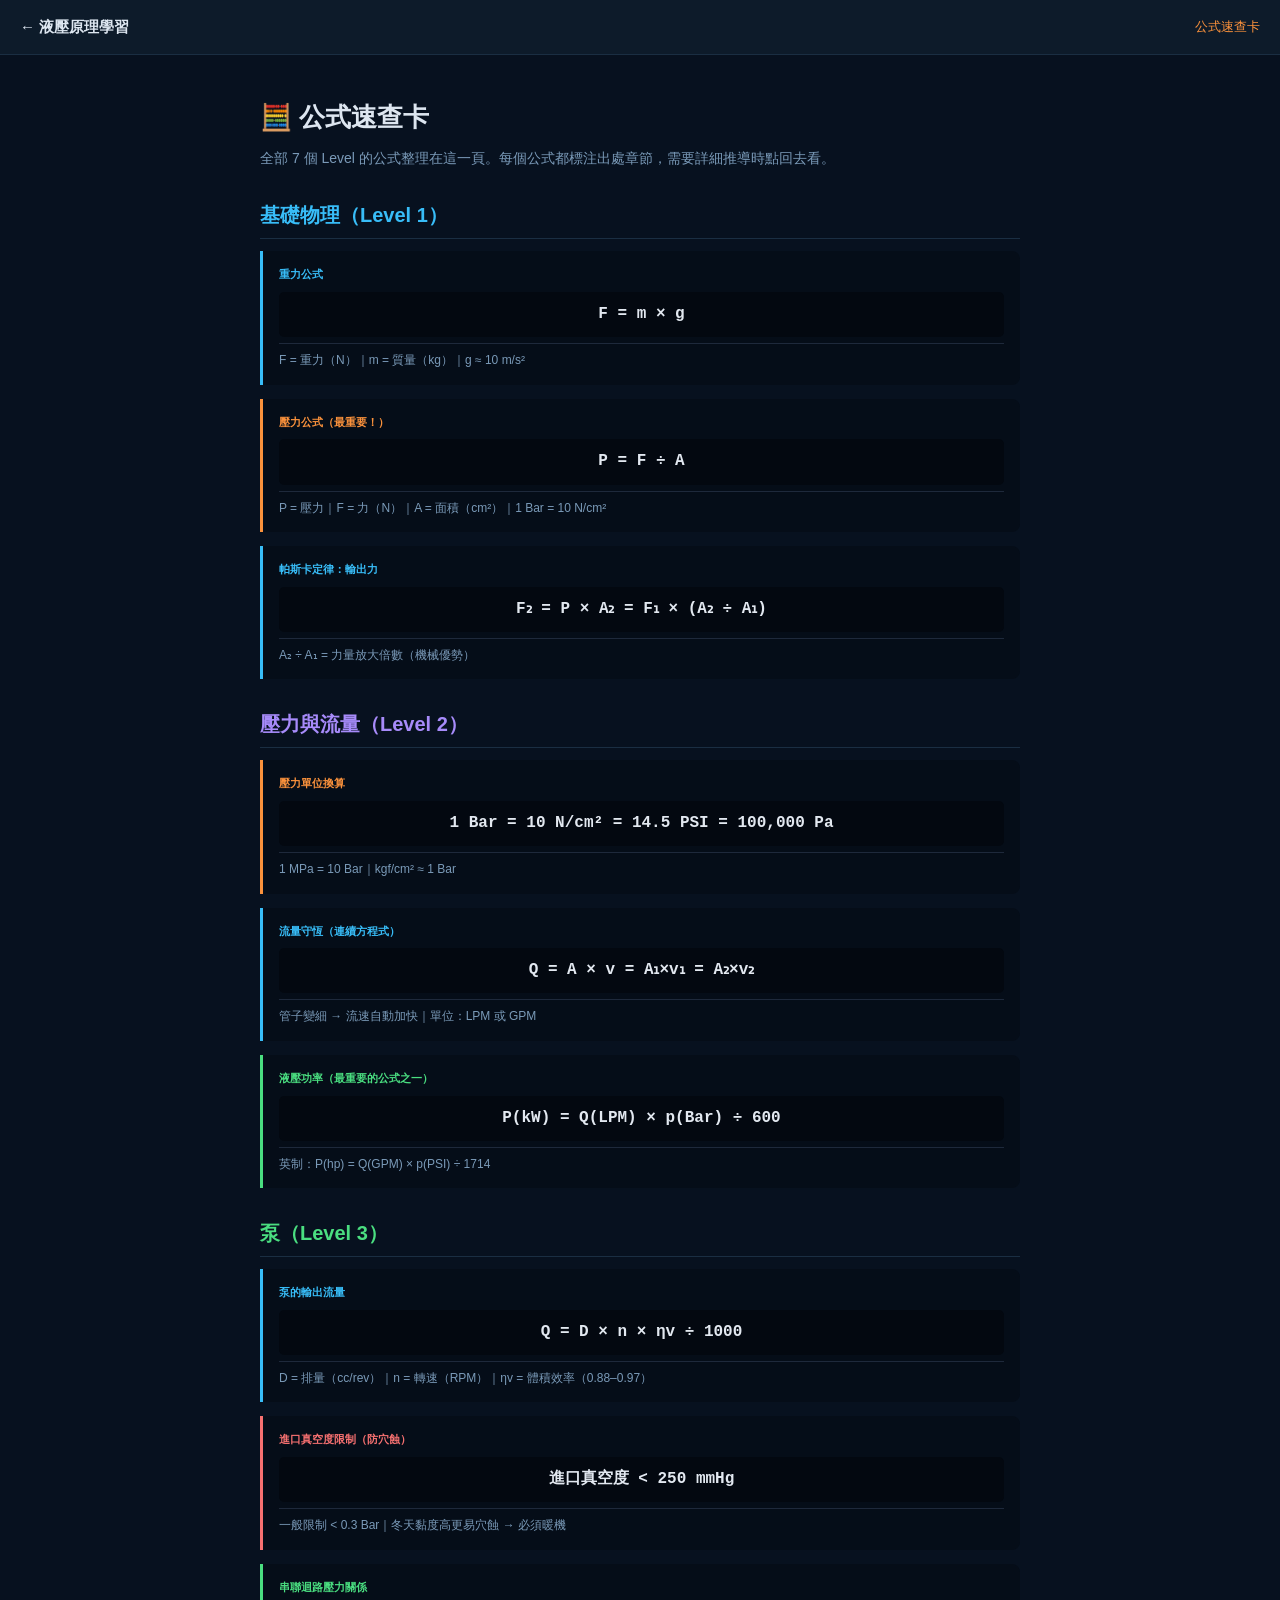
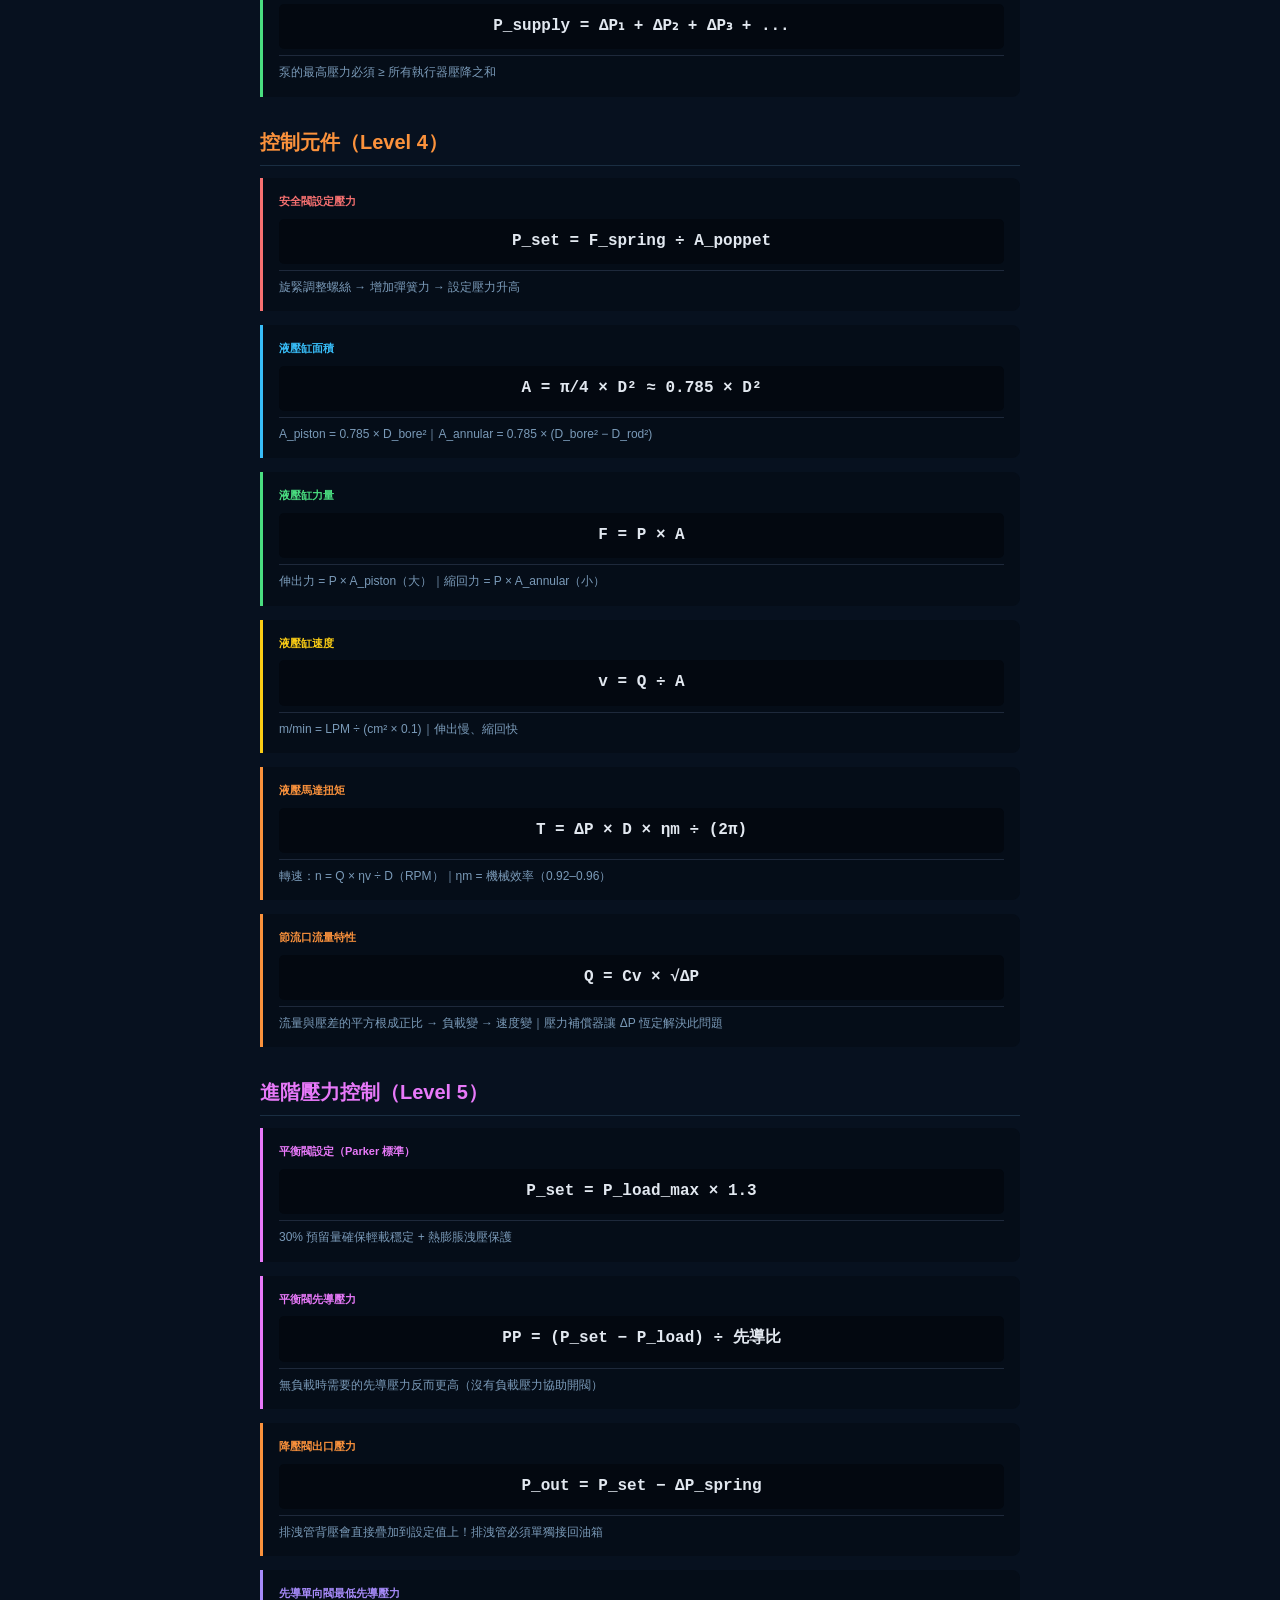
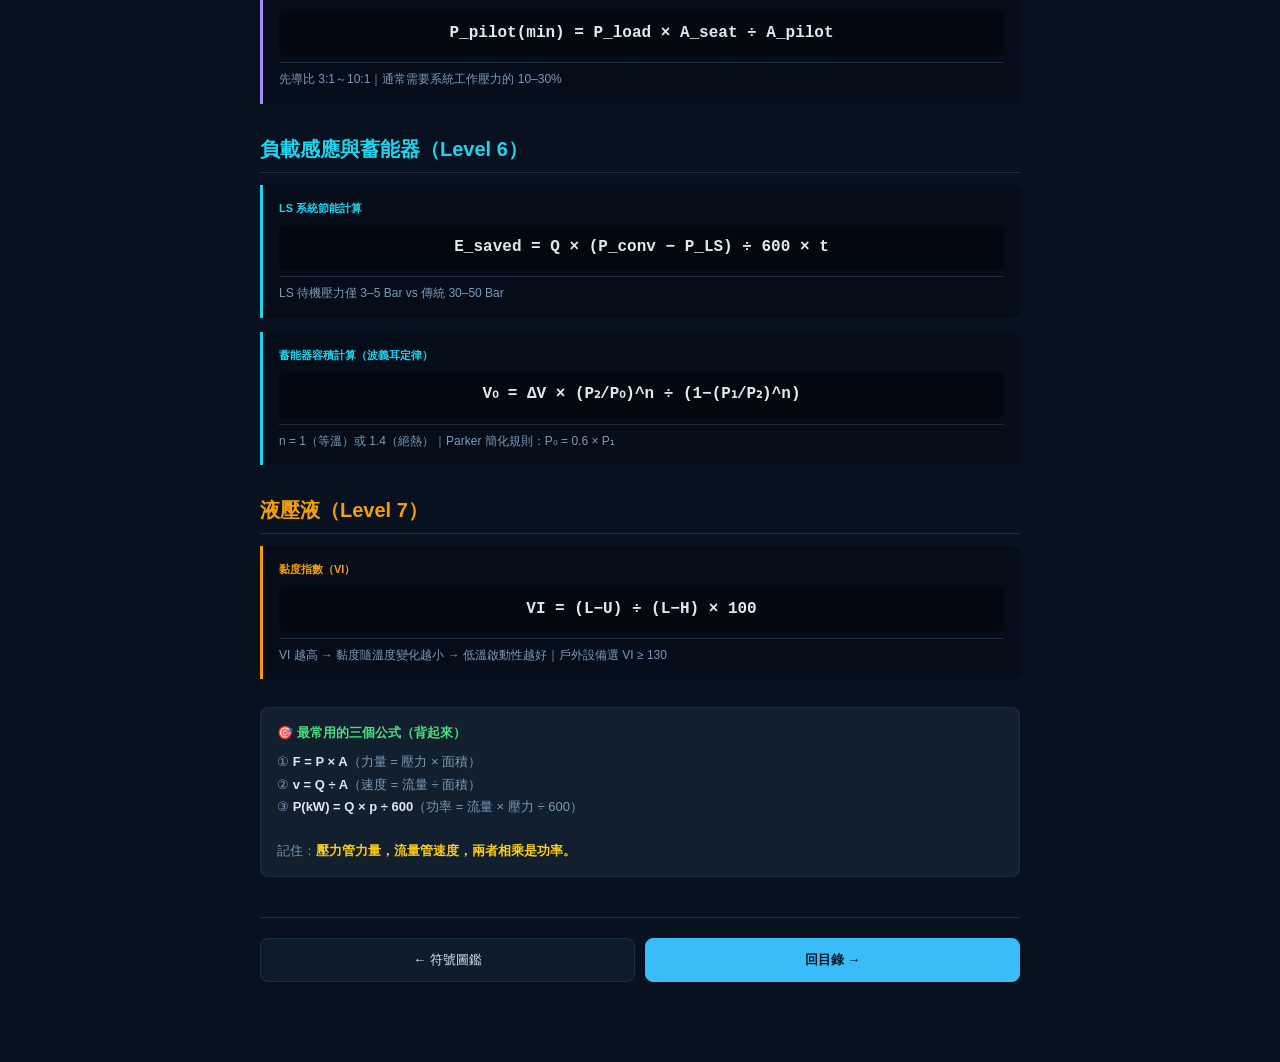
<file: reference/formulas.html>
<!DOCTYPE html>
<html lang="zh-Hant">
<head>
  <meta charset="UTF-8">
  <meta name="viewport" content="width=device-width, initial-scale=1.0">
  <title>公式速查卡</title>
  <link rel="stylesheet" href="../assets/style.css">
</head>
<body>
  <nav class="topnav">
    <a href="../index.html" class="brand">← 液壓原理學習</a>
    <span class="home-link" style="color: var(--L4);">公式速查卡</span>
  </nav>

  <main class="container">
    <h1>🧮 公式速查卡</h1>
    <p class="lead">全部 7 個 Level 的公式整理在這一頁。每個公式都標注出處章節，需要詳細推導時點回去看。</p>

    <h2 style="color: var(--L1);">基礎物理（Level 1）</h2>
    <div class="formula">
      <div class="title">重力公式</div>
      <div class="expr">F = m × g</div>
      <div class="note">F = 重力（N）｜m = 質量（kg）｜g ≈ 10 m/s²</div>
    </div>
    <div class="formula" style="border-left-color: var(--L4);">
      <div class="title" style="color: var(--L4);">壓力公式（最重要！）</div>
      <div class="expr">P = F ÷ A</div>
      <div class="note">P = 壓力｜F = 力（N）｜A = 面積（cm²）｜1 Bar = 10 N/cm²</div>
    </div>
    <div class="formula">
      <div class="title">帕斯卡定律：輸出力</div>
      <div class="expr">F₂ = P × A₂ = F₁ × (A₂ ÷ A₁)</div>
      <div class="note">A₂ ÷ A₁ = 力量放大倍數（機械優勢）</div>
    </div>

    <h2 style="color: var(--L2);">壓力與流量（Level 2）</h2>
    <div class="formula" style="border-left-color: var(--L4);">
      <div class="title" style="color: var(--L4);">壓力單位換算</div>
      <div class="expr">1 Bar = 10 N/cm² = 14.5 PSI = 100,000 Pa</div>
      <div class="note">1 MPa = 10 Bar｜kgf/cm² ≈ 1 Bar</div>
    </div>
    <div class="formula">
      <div class="title">流量守恆（連續方程式）</div>
      <div class="expr">Q = A × v = A₁×v₁ = A₂×v₂</div>
      <div class="note">管子變細 → 流速自動加快｜單位：LPM 或 GPM</div>
    </div>
    <div class="formula" style="border-left-color: var(--key);">
      <div class="title" style="color: var(--key);">液壓功率（最重要的公式之一）</div>
      <div class="expr">P(kW) = Q(LPM) × p(Bar) ÷ 600</div>
      <div class="note">英制：P(hp) = Q(GPM) × p(PSI) ÷ 1714</div>
    </div>

    <h2 style="color: var(--L3);">泵（Level 3）</h2>
    <div class="formula">
      <div class="title">泵的輸出流量</div>
      <div class="expr">Q = D × n × ηv ÷ 1000</div>
      <div class="note">D = 排量（cc/rev）｜n = 轉速（RPM）｜ηv = 體積效率（0.88–0.97）</div>
    </div>
    <div class="formula" style="border-left-color: var(--warn);">
      <div class="title" style="color: var(--warn);">進口真空度限制（防穴蝕）</div>
      <div class="expr">進口真空度 &lt; 250 mmHg</div>
      <div class="note">一般限制 &lt; 0.3 Bar｜冬天黏度高更易穴蝕 → 必須暖機</div>
    </div>
    <div class="formula" style="border-left-color: var(--key);">
      <div class="title" style="color: var(--key);">串聯迴路壓力關係</div>
      <div class="expr">P_supply = ΔP₁ + ΔP₂ + ΔP₃ + ...</div>
      <div class="note">泵的最高壓力必須 ≥ 所有執行器壓降之和</div>
    </div>

    <h2 style="color: var(--L4);">控制元件（Level 4）</h2>
    <div class="formula" style="border-left-color: var(--warn);">
      <div class="title" style="color: var(--warn);">安全閥設定壓力</div>
      <div class="expr">P_set = F_spring ÷ A_poppet</div>
      <div class="note">旋緊調整螺絲 → 增加彈簧力 → 設定壓力升高</div>
    </div>
    <div class="formula">
      <div class="title">液壓缸面積</div>
      <div class="expr">A = π/4 × D² ≈ 0.785 × D²</div>
      <div class="note">A_piston = 0.785 × D_bore²｜A_annular = 0.785 × (D_bore² − D_rod²)</div>
    </div>
    <div class="formula" style="border-left-color: var(--key);">
      <div class="title" style="color: var(--key);">液壓缸力量</div>
      <div class="expr">F = P × A</div>
      <div class="note">伸出力 = P × A_piston（大）｜縮回力 = P × A_annular（小）</div>
    </div>
    <div class="formula" style="border-left-color: var(--ans);">
      <div class="title" style="color: var(--ans);">液壓缸速度</div>
      <div class="expr">v = Q ÷ A</div>
      <div class="note">m/min = LPM ÷ (cm² × 0.1)｜伸出慢、縮回快</div>
    </div>
    <div class="formula" style="border-left-color: var(--L4);">
      <div class="title" style="color: var(--L4);">液壓馬達扭矩</div>
      <div class="expr">T = ΔP × D × ηm ÷ (2π)</div>
      <div class="note">轉速：n = Q × ηv ÷ D（RPM）｜ηm = 機械效率（0.92–0.96）</div>
    </div>
    <div class="formula" style="border-left-color: var(--L4);">
      <div class="title" style="color: var(--L4);">節流口流量特性</div>
      <div class="expr">Q = Cv × √ΔP</div>
      <div class="note">流量與壓差的平方根成正比 → 負載變 → 速度變｜壓力補償器讓 ΔP 恆定解決此問題</div>
    </div>

    <h2 style="color: var(--L5);">進階壓力控制（Level 5）</h2>
    <div class="formula" style="border-left-color: var(--L5);">
      <div class="title" style="color: var(--L5);">平衡閥設定（Parker 標準）</div>
      <div class="expr">P_set = P_load_max × 1.3</div>
      <div class="note">30% 預留量確保輕載穩定 + 熱膨脹洩壓保護</div>
    </div>
    <div class="formula" style="border-left-color: var(--L5);">
      <div class="title" style="color: var(--L5);">平衡閥先導壓力</div>
      <div class="expr">PP = (P_set − P_load) ÷ 先導比</div>
      <div class="note">無負載時需要的先導壓力反而更高（沒有負載壓力協助開閥）</div>
    </div>
    <div class="formula" style="border-left-color: var(--L4);">
      <div class="title" style="color: var(--L4);">降壓閥出口壓力</div>
      <div class="expr">P_out = P_set − ΔP_spring</div>
      <div class="note">排洩管背壓會直接疊加到設定值上！排洩管必須單獨接回油箱</div>
    </div>
    <div class="formula" style="border-left-color: var(--L2);">
      <div class="title" style="color: var(--L2);">先導單向閥最低先導壓力</div>
      <div class="expr">P_pilot(min) = P_load × A_seat ÷ A_pilot</div>
      <div class="note">先導比 3:1～10:1｜通常需要系統工作壓力的 10–30%</div>
    </div>

    <h2 style="color: var(--L6);">負載感應與蓄能器（Level 6）</h2>
    <div class="formula" style="border-left-color: var(--L6);">
      <div class="title" style="color: var(--L6);">LS 系統節能計算</div>
      <div class="expr">E_saved = Q × (P_conv − P_LS) ÷ 600 × t</div>
      <div class="note">LS 待機壓力僅 3–5 Bar vs 傳統 30–50 Bar</div>
    </div>
    <div class="formula" style="border-left-color: var(--L6);">
      <div class="title" style="color: var(--L6);">蓄能器容積計算（波義耳定律）</div>
      <div class="expr">V₀ = ΔV × (P₂/P₀)^n ÷ (1−(P₁/P₂)^n)</div>
      <div class="note">n = 1（等溫）或 1.4（絕熱）｜Parker 簡化規則：P₀ = 0.6 × P₁</div>
    </div>

    <h2 style="color: var(--L7);">液壓液（Level 7）</h2>
    <div class="formula" style="border-left-color: var(--L7);">
      <div class="title" style="color: var(--L7);">黏度指數（VI）</div>
      <div class="expr">VI = (L−U) ÷ (L−H) × 100</div>
      <div class="note">VI 越高 → 黏度隨溫度變化越小 → 低溫啟動性越好｜戶外設備選 VI ≥ 130</div>
    </div>

    <div class="key" style="margin-top: 28px;">
      <div class="title">🎯 最常用的三個公式（背起來）</div>
      <div class="body">
        ① <strong style="color: var(--text);">F = P × A</strong>（力量 = 壓力 × 面積）<br>
        ② <strong style="color: var(--text);">v = Q ÷ A</strong>（速度 = 流量 ÷ 面積）<br>
        ③ <strong style="color: var(--text);">P(kW) = Q × p ÷ 600</strong>（功率 = 流量 × 壓力 ÷ 600）<br><br>
        記住：<strong style="color: var(--ans);">壓力管力量，流量管速度，兩者相乘是功率。</strong>
      </div>
    </div>

    <nav class="lesson-nav">
      <a href="symbols.html">← 符號圖鑑</a>
      <a href="../index.html" class="next">回目錄 →</a>
    </nav>
  </main>
</body>
</html>
</file>
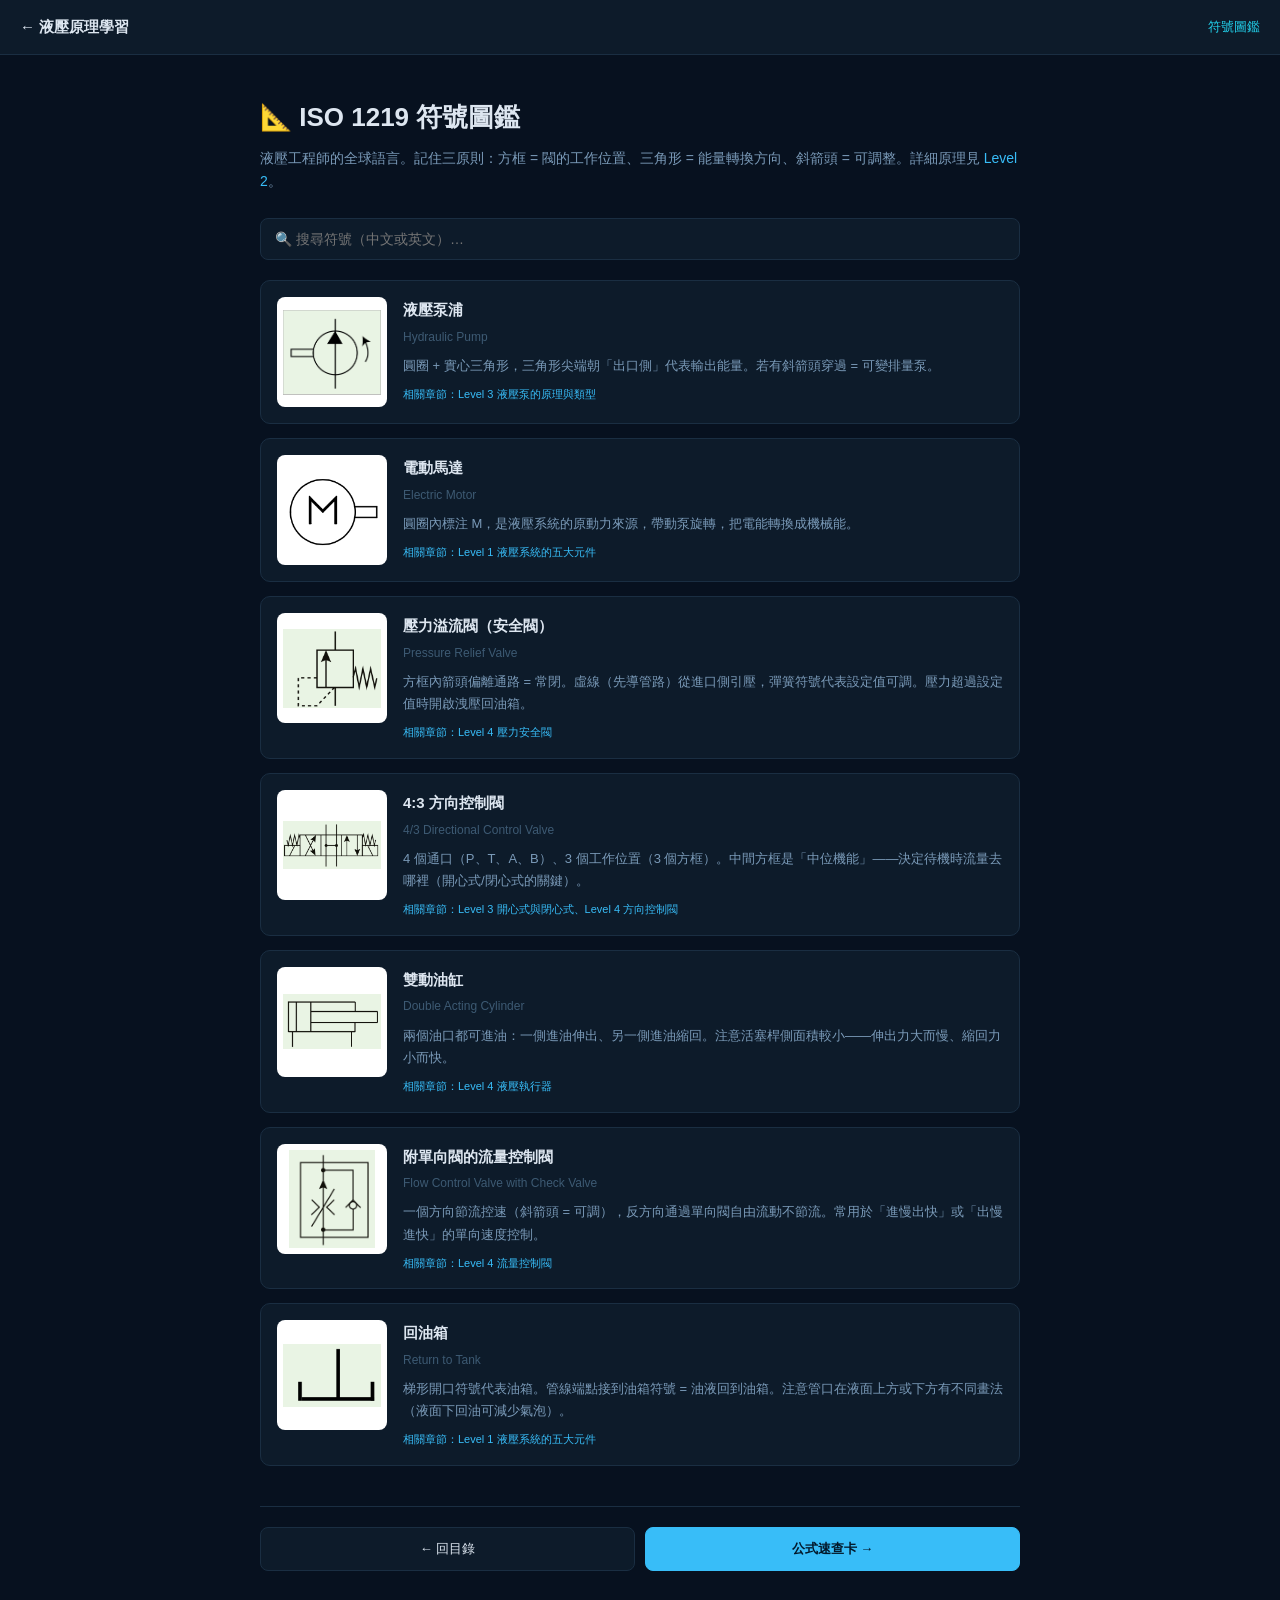
<file: reference/symbols.html>
<!DOCTYPE html>
<html lang="zh-Hant">
<head>
  <meta charset="UTF-8">
  <meta name="viewport" content="width=device-width, initial-scale=1.0">
  <title>ISO 1219 符號圖鑑</title>
  <link rel="stylesheet" href="../assets/style.css">
  <style>
    .symbol-card {
      background: var(--card);
      border: 1px solid var(--border);
      border-radius: 10px;
      padding: 16px;
      margin-bottom: 14px;
      display: flex;
      gap: 16px;
      align-items: flex-start;
    }
    .symbol-card img {
      width: 110px;
      height: 110px;
      object-fit: contain;
      background: #fff;
      border-radius: 8px;
      padding: 6px;
      flex-shrink: 0;
    }
    .symbol-card .info .name { font-size: 15px; font-weight: 700; color: var(--text); margin-bottom: 4px; }
    .symbol-card .info .en { font-size: 12px; color: var(--dim); margin-bottom: 8px; }
    .symbol-card .info .desc { font-size: 13px; color: var(--muted); }
    .symbol-card .info .lv { font-size: 11px; color: var(--L1); margin-top: 8px; }
    @media (max-width: 500px) {
      .symbol-card { flex-direction: column; }
      .symbol-card img { width: 100%; height: 140px; }
    }
  </style>
</head>
<body>
  <nav class="topnav">
    <a href="../index.html" class="brand">← 液壓原理學習</a>
    <span class="home-link" style="color: var(--L6);">符號圖鑑</span>
  </nav>

  <main class="container">
    <h1>📐 ISO 1219 符號圖鑑</h1>
    <p class="lead">液壓工程師的全球語言。記住三原則：方框 = 閥的工作位置、三角形 = 能量轉換方向、斜箭頭 = 可調整。詳細原理見 <a href="../lessons/level-2.html">Level 2</a>。</p>

    <input type="search" id="symbol-search" placeholder="🔍 搜尋符號（中文或英文）…"
      style="width: 100%; padding: 12px 14px; background: var(--card); border: 1px solid var(--border); border-radius: 8px; color: var(--text); font-size: 14px; margin-bottom: 20px;">

    <div class="symbol-card" data-keywords="液壓泵浦 hydraulic pump 泵 正排量">
      <img src="../assets/symbols/hydraulic-pump.png" alt="液壓泵符號">
      <div class="info">
        <div class="name">液壓泵浦</div>
        <div class="en">Hydraulic Pump</div>
        <div class="desc">圓圈 + 實心三角形，三角形尖端朝「出口側」代表輸出能量。若有斜箭頭穿過 = 可變排量泵。</div>
        <div class="lv">相關章節：Level 3 液壓泵的原理與類型</div>
      </div>
    </div>

    <div class="symbol-card" data-keywords="電動馬達 electric motor 馬達 動力源">
      <img src="../assets/symbols/electric-motor.png" alt="電動馬達符號">
      <div class="info">
        <div class="name">電動馬達</div>
        <div class="en">Electric Motor</div>
        <div class="desc">圓圈內標注 M，是液壓系統的原動力來源，帶動泵旋轉，把電能轉換成機械能。</div>
        <div class="lv">相關章節：Level 1 液壓系統的五大元件</div>
      </div>
    </div>

    <div class="symbol-card" data-keywords="壓力溢流閥 安全閥 pressure relief valve 洩壓">
      <img src="../assets/symbols/relief-valve.png" alt="壓力溢流閥符號">
      <div class="info">
        <div class="name">壓力溢流閥（安全閥）</div>
        <div class="en">Pressure Relief Valve</div>
        <div class="desc">方框內箭頭偏離通路 = 常閉。虛線（先導管路）從進口側引壓，彈簧符號代表設定值可調。壓力超過設定值時開啟洩壓回油箱。</div>
        <div class="lv">相關章節：Level 4 壓力安全閥</div>
      </div>
    </div>

    <div class="symbol-card" data-keywords="方向控制閥 4:3 directional control valve DCV 電磁閥 換向閥">
      <img src="../assets/symbols/dcv-43.png" alt="4:3 方向控制閥符號">
      <div class="info">
        <div class="name">4:3 方向控制閥</div>
        <div class="en">4/3 Directional Control Valve</div>
        <div class="desc">4 個通口（P、T、A、B）、3 個工作位置（3 個方框）。中間方框是「中位機能」——決定待機時流量去哪裡（開心式/閉心式的關鍵）。</div>
        <div class="lv">相關章節：Level 3 開心式與閉心式、Level 4 方向控制閥</div>
      </div>
    </div>

    <div class="symbol-card" data-keywords="雙動油缸 double acting cylinder 液壓缸 執行器">
      <img src="../assets/symbols/double-acting-cylinder.png" alt="雙動油缸符號">
      <div class="info">
        <div class="name">雙動油缸</div>
        <div class="en">Double Acting Cylinder</div>
        <div class="desc">兩個油口都可進油：一側進油伸出、另一側進油縮回。注意活塞桿側面積較小——伸出力大而慢、縮回力小而快。</div>
        <div class="lv">相關章節：Level 4 液壓執行器</div>
      </div>
    </div>

    <div class="symbol-card" data-keywords="流量控制閥 附單向閥 flow control valve check valve 節流閥 速度控制">
      <img src="../assets/symbols/flow-control-check.png" alt="附單向閥的流量控制閥符號">
      <div class="info">
        <div class="name">附單向閥的流量控制閥</div>
        <div class="en">Flow Control Valve with Check Valve</div>
        <div class="desc">一個方向節流控速（斜箭頭 = 可調），反方向通過單向閥自由流動不節流。常用於「進慢出快」或「出慢進快」的單向速度控制。</div>
        <div class="lv">相關章節：Level 4 流量控制閥</div>
      </div>
    </div>

    <div class="symbol-card" data-keywords="回油箱 return to tank 油箱 reservoir">
      <img src="../assets/symbols/return-to-tank.png" alt="回油箱符號">
      <div class="info">
        <div class="name">回油箱</div>
        <div class="en">Return to Tank</div>
        <div class="desc">梯形開口符號代表油箱。管線端點接到油箱符號 = 油液回到油箱。注意管口在液面上方或下方有不同畫法（液面下回油可減少氣泡）。</div>
        <div class="lv">相關章節：Level 1 液壓系統的五大元件</div>
      </div>
    </div>

    <nav class="lesson-nav">
      <a href="../index.html">← 回目錄</a>
      <a href="formulas.html" class="next">公式速查卡 →</a>
    </nav>
  </main>

  <script>
    document.getElementById('symbol-search').addEventListener('input', function() {
      const q = this.value.trim().toLowerCase();
      document.querySelectorAll('.symbol-card').forEach(card => {
        const hay = (card.getAttribute('data-keywords') + ' ' + card.textContent).toLowerCase();
        card.style.display = !q || hay.includes(q) ? '' : 'none';
      });
    });
  </script>
</body>
</html>
</file>
<file: assets/style.css>
:root {
  --bg: #07111f;
  --card: #0d1b2a;
  --card-2: #111f2e;
  --border: #1a2e42;
  --text: #dde6f0;
  --muted: #7a9ab8;
  --dim: #3d5a73;
  --L1: #38bdf8;
  --L2: #a78bfa;
  --L3: #4ade80;
  --L4: #fb923c;
  --L5: #e879f9;
  --L6: #22d3ee;
  --L7: #f59e0b;
  --warn: #f87171;
  --calc: #fb923c;
  --key: #4ade80;
  --ans: #facc15;
}

* { box-sizing: border-box; }

body {
  margin: 0;
  font-family: -apple-system, BlinkMacSystemFont, "PingFang TC", "Helvetica Neue", sans-serif;
  background: var(--bg);
  color: var(--text);
  line-height: 1.7;
  -webkit-font-smoothing: antialiased;
}

.container {
  max-width: 800px;
  margin: 0 auto;
  padding: 24px 20px 80px;
}

a { color: var(--L1); text-decoration: none; }
a:hover { text-decoration: underline; }

/* Top nav */
.topnav {
  display: flex;
  justify-content: space-between;
  align-items: center;
  padding: 14px 20px;
  background: var(--card);
  border-bottom: 1px solid var(--border);
  position: sticky;
  top: 0;
  z-index: 10;
}
.topnav .brand { font-weight: 700; color: var(--text); font-size: 15px; }
.topnav .home-link { color: var(--muted); font-size: 13px; }

/* Headings */
h1 { font-size: 26px; margin: 16px 0 8px; color: var(--text); }
h2 { font-size: 20px; margin: 28px 0 12px; padding-bottom: 6px; border-bottom: 1px solid var(--border); }
h3 { font-size: 16px; margin: 20px 0 10px; color: var(--text); }
p { color: var(--muted); margin: 0 0 12px; font-size: 14px; }

.lead {
  color: var(--muted);
  font-size: 14px;
  margin-bottom: 24px;
}

/* Level chip */
.level-chip {
  display: inline-block;
  font-size: 11px;
  font-weight: 700;
  letter-spacing: 1px;
  padding: 4px 10px;
  border-radius: 20px;
  margin-bottom: 8px;
}

/* Mystery box (chapter hook) */
.mystery {
  background: linear-gradient(135deg, #1a1230, #0d1b2a);
  border: 1px solid #4c2d80;
  border-left: 4px solid var(--L2);
  border-radius: 0 10px 10px 0;
  padding: 16px 18px;
  margin-bottom: 18px;
}
.mystery .label {
  font-size: 11px;
  font-weight: 700;
  color: var(--L2);
  margin-bottom: 6px;
  letter-spacing: 1px;
}
.mystery .body { font-size: 14px; color: #d4c5f5; }

/* Formula box */
.formula {
  background: #050d18;
  border-left: 3px solid var(--L1);
  border-radius: 0 8px 8px 0;
  padding: 14px 16px;
  margin-bottom: 14px;
}
.formula .title { font-size: 11px; font-weight: 700; color: var(--L1); margin-bottom: 8px; }
.formula .expr {
  font-family: "SF Mono", "Courier New", monospace;
  font-size: 16px;
  font-weight: 700;
  color: #e2e8f0;
  text-align: center;
  padding: 9px 0;
  background: #030810;
  border-radius: 5px;
  margin-bottom: 6px;
}
.formula .unit { font-size: 11px; color: #475569; }
.formula .note {
  font-size: 12px;
  color: var(--muted);
  margin-top: 6px;
  padding-top: 6px;
  border-top: 1px solid #1e293b;
}

/* Calc / Key / Warn / Ans */
.calc, .key, .warn, .ans {
  border-radius: 8px;
  padding: 14px 16px;
  margin-bottom: 14px;
}
.calc { background: #081420; border: 1px solid #1a3040; }
.calc .title { font-size: 12px; font-weight: 700; color: var(--calc); margin-bottom: 9px; }
.calc ol { margin: 0; padding-left: 20px; }
.calc li { font-size: 13px; color: #cbd5e1; padding: 4px 0; }
.calc .result {
  margin-top: 10px;
  padding: 8px 12px;
  background: #0d2515;
  border: 1px solid #1a4a2e;
  border-radius: 6px;
  font-size: 14px;
  font-weight: 700;
  color: var(--key);
}

.key { background: var(--card-2); border: 1px solid var(--border); }
.key .title { font-size: 13px; font-weight: 700; color: var(--key); margin-bottom: 7px; }
.key .body { font-size: 13px; color: var(--muted); }

.warn { background: #1a0a0a; border-left: 4px solid var(--warn); border-radius: 0 8px 8px 0; }
.warn .title { font-size: 12px; font-weight: 700; color: var(--warn); margin-bottom: 5px; }
.warn .body { font-size: 13px; color: #fca5a5; }

.ans { background: #0a1f0a; border: 1px solid #1a4a1a; }
.ans .title { font-size: 12px; font-weight: 700; color: var(--ans); margin-bottom: 5px; }
.ans .body { font-size: 13px; color: #d1fad1; }

/* Term chips (zh | en) */
.terms {
  margin-top: 16px;
  padding: 12px 14px;
  background: var(--card);
  border: 1px solid var(--border);
  border-radius: 8px;
}
.terms .terms-label { font-size: 12px; color: var(--dim); margin-right: 8px; }
.term-chip {
  display: inline-flex;
  align-items: center;
  gap: 4px;
  background: var(--border);
  border: 1px solid #2a4560;
  border-radius: 6px;
  padding: 3px 8px;
  font-size: 11px;
  margin: 0 5px 5px 0;
}
.term-chip .zh { color: var(--text); font-weight: 600; }
.term-chip .sep { color: var(--dim); }
.term-chip .en { color: var(--muted); }

/* Grid for advantage cards */
.row {
  display: grid;
  grid-template-columns: repeat(auto-fit, minmax(180px, 1fr));
  gap: 10px;
  margin-bottom: 16px;
}
.row .card {
  background: var(--card-2);
  border: 1px solid var(--border);
  border-top: 3px solid var(--L1);
  border-radius: 0 0 8px 8px;
  padding: 12px;
}
.row .card .title { font-size: 13px; font-weight: 700; color: var(--L1); margin-bottom: 6px; }
.row .card ul { margin: 0; padding-left: 16px; }
.row .card li { font-size: 12px; color: var(--muted); padding: 2px 0; }

/* Index page level cards */
.level-grid {
  display: grid;
  grid-template-columns: repeat(auto-fit, minmax(240px, 1fr));
  gap: 14px;
  margin-top: 20px;
}
.level-card {
  display: block;
  background: var(--card);
  border: 1px solid var(--border);
  border-radius: 10px;
  padding: 16px 18px;
  text-decoration: none;
  transition: transform 0.15s, border-color 0.15s;
}
.level-card:hover { transform: translateY(-2px); text-decoration: none; }
.level-card .num { font-size: 11px; font-weight: 700; letter-spacing: 1px; }
.level-card .name { font-size: 16px; font-weight: 700; color: var(--text); margin: 6px 0; }
.level-card .desc { font-size: 12px; color: var(--muted); }
.level-card.read { opacity: 0.55; }
.level-card.read::after { content: " ✓"; color: var(--key); font-size: 12px; }

/* Lesson nav buttons */
.lesson-nav {
  display: flex;
  justify-content: space-between;
  gap: 10px;
  margin-top: 40px;
  padding-top: 20px;
  border-top: 1px solid var(--border);
}
.lesson-nav a {
  flex: 1;
  padding: 10px 14px;
  background: var(--card);
  border: 1px solid var(--border);
  border-radius: 8px;
  font-size: 13px;
  color: var(--text);
  text-align: center;
}
.lesson-nav a.next { background: var(--L1); color: #03182a; font-weight: 700; border-color: var(--L1); }

/* Mark as read button */
.read-btn {
  display: inline-block;
  margin: 20px 0;
  padding: 10px 18px;
  background: var(--key);
  color: #052b0e;
  font-weight: 700;
  font-size: 13px;
  border: none;
  border-radius: 8px;
  cursor: pointer;
}
.read-btn.done { background: var(--dim); color: var(--muted); }

@media (max-width: 600px) {
  .container { padding: 16px 14px 60px; }
  h1 { font-size: 22px; }
  h2 { font-size: 18px; }
}
</file>
